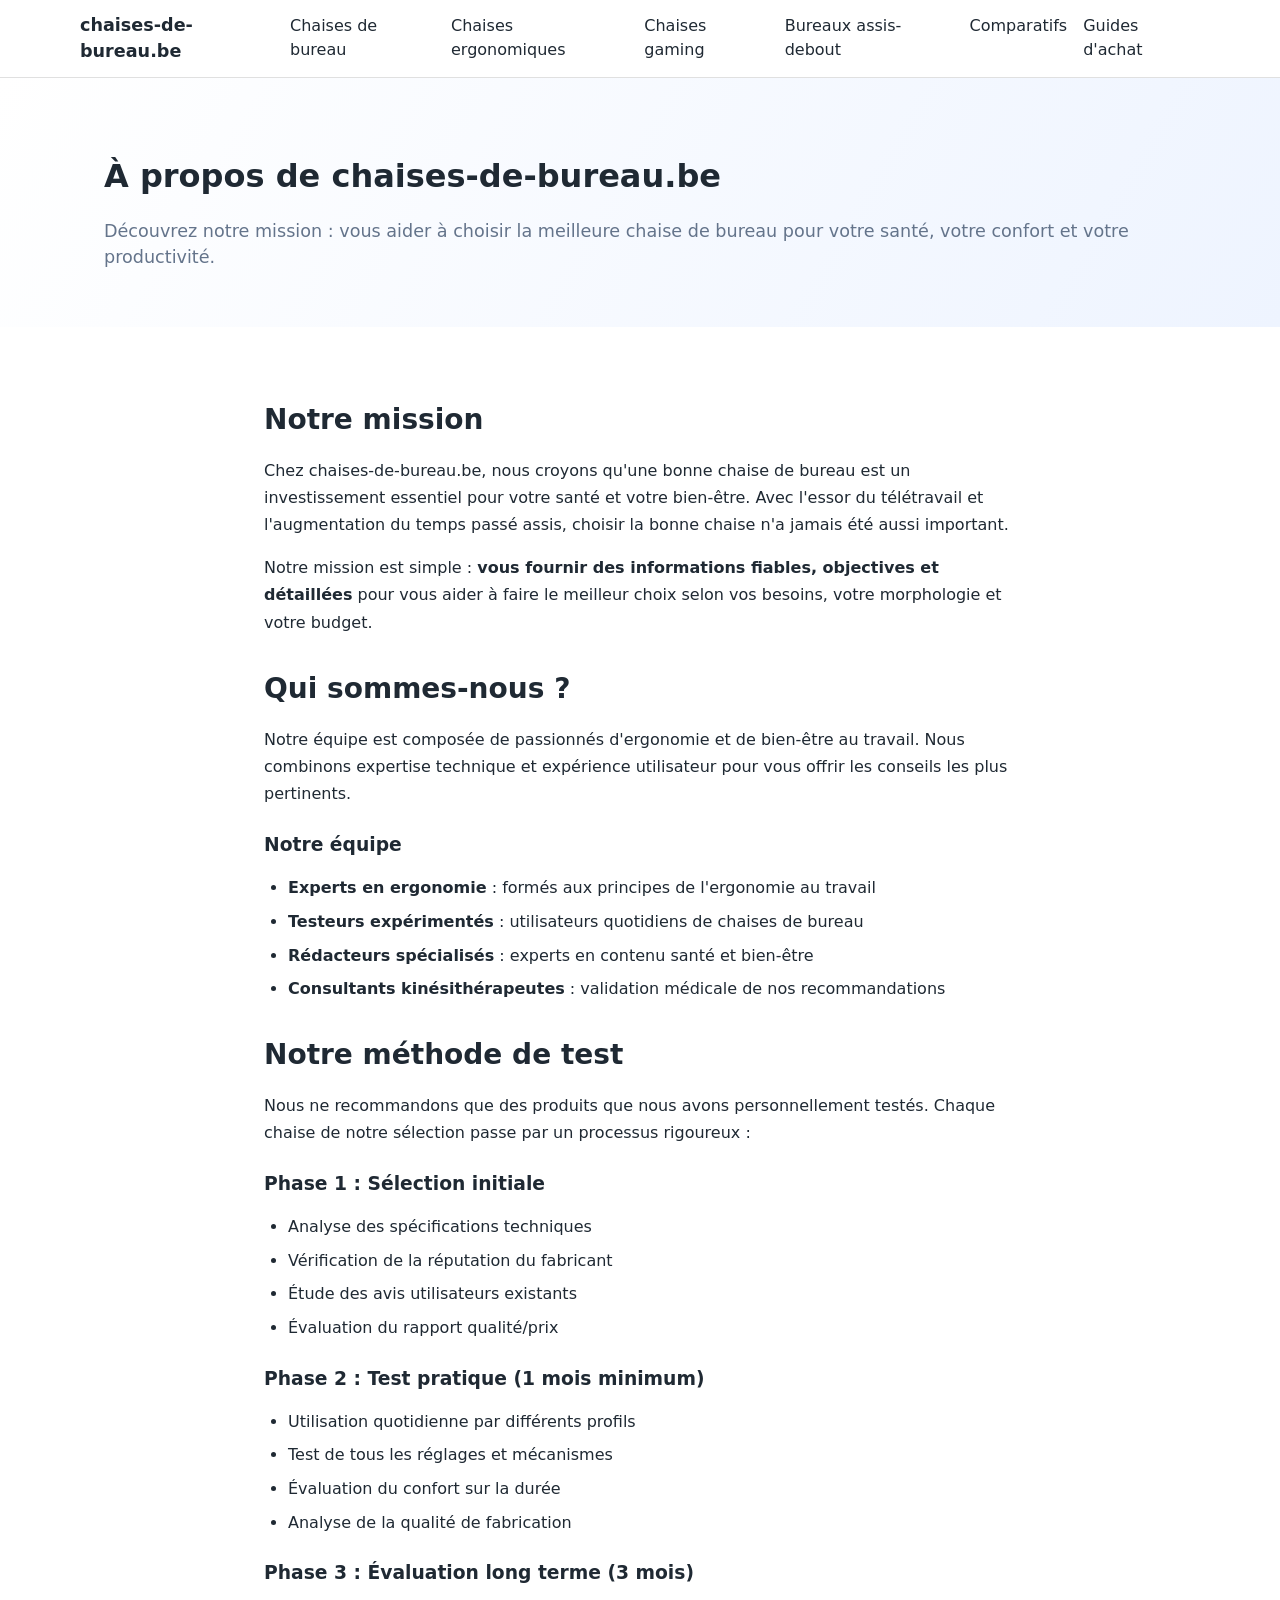
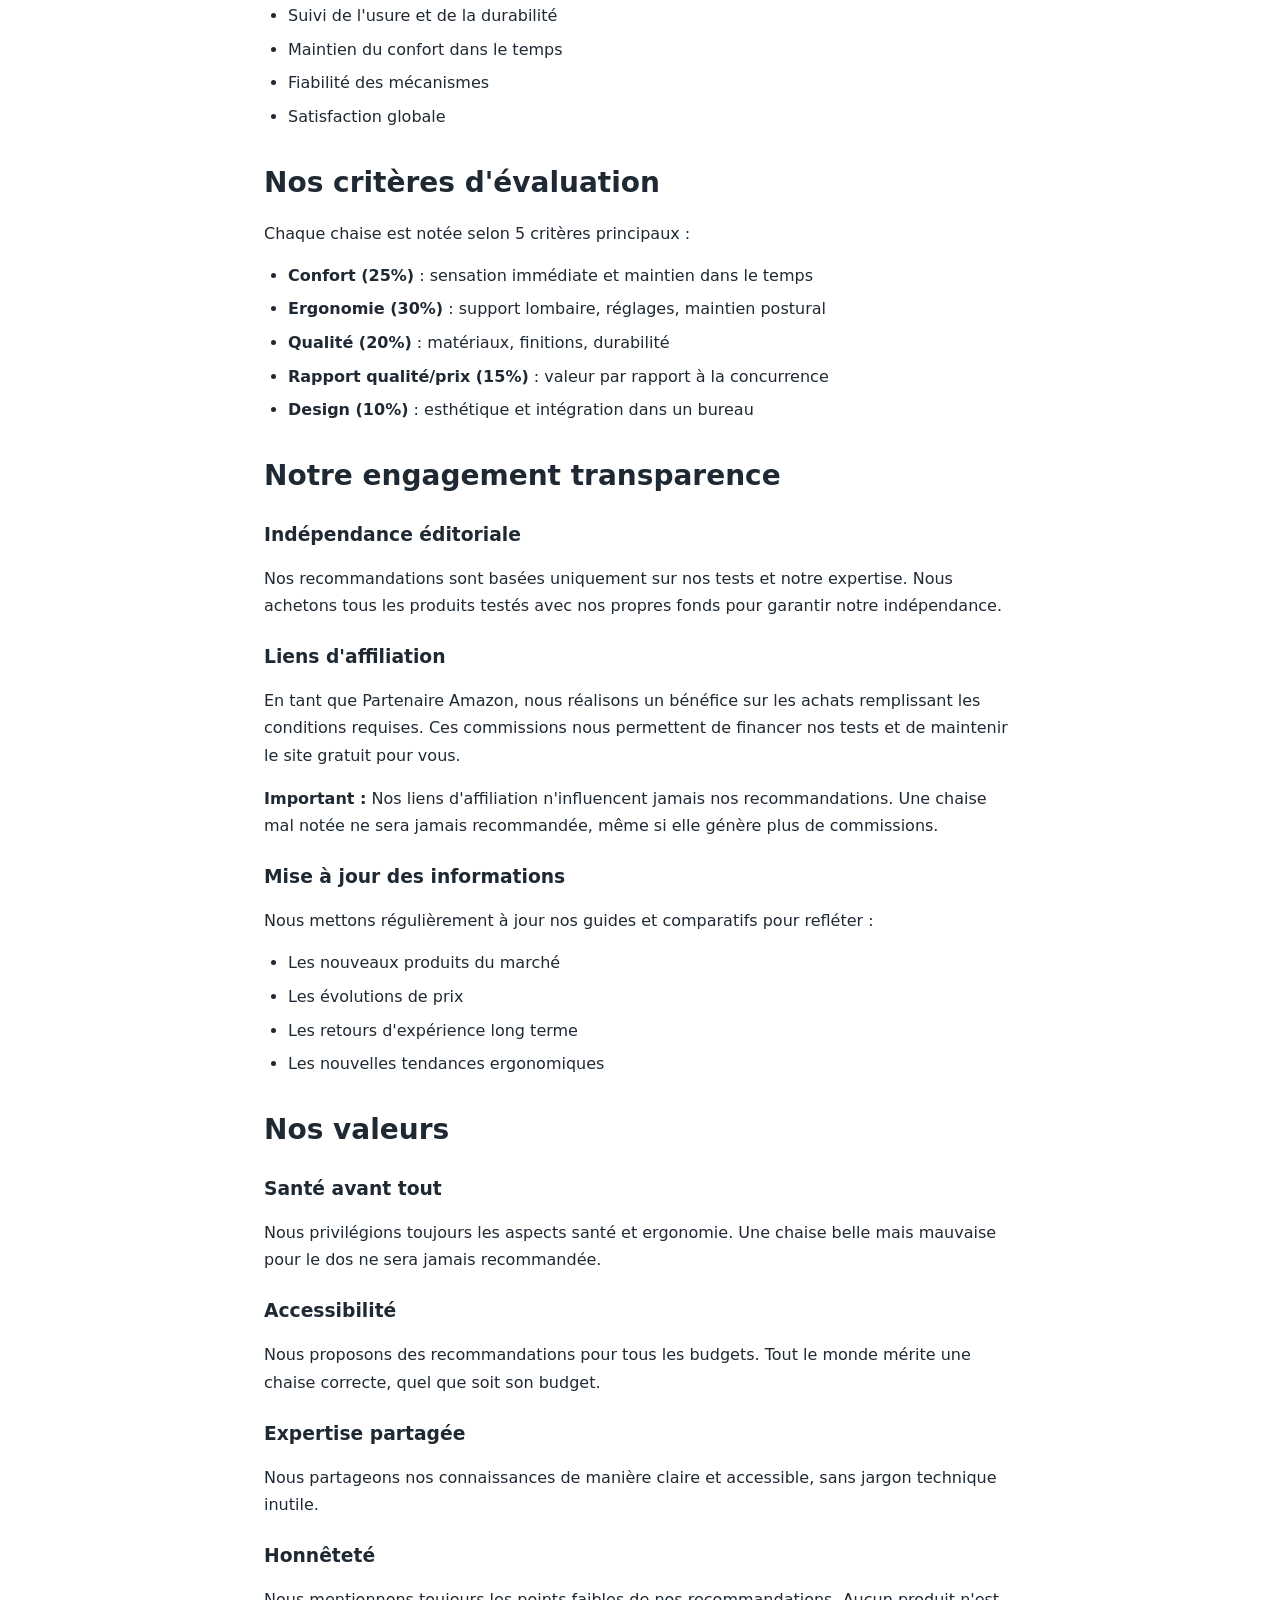
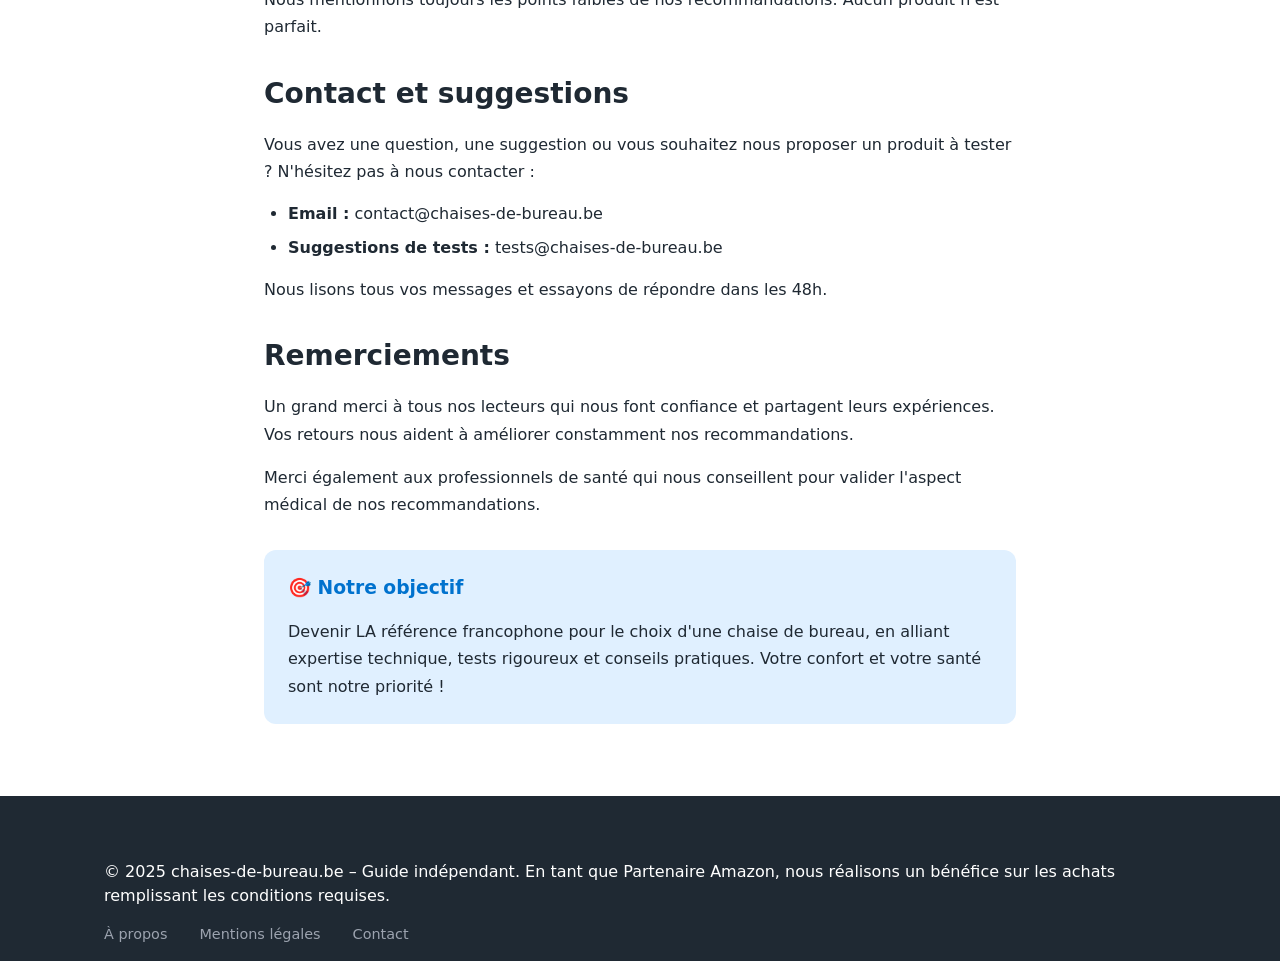
<file: a-propos.html>
<!DOCTYPE html>
<html lang="fr">
<head>
  <meta charset="UTF-8">
  <title>À propos de chaises-de-bureau.be | Notre équipe et mission</title>
  <meta name="description" content="Découvrez l'équipe de chaises-de-bureau.be : notre mission, notre méthode de test et notre engagement pour vous aider à choisir la meilleure chaise de bureau.">
  <meta name="viewport" content="width=device-width, initial-scale=1.0">
  <meta name="robots" content="index, follow">
  <link rel="canonical" href="https://chaises-de-bureau.be/a-propos.html">
  
  <link rel="stylesheet" href="/assets/css/styles.css">
</head>
<body>
  <header class="header">
    <div class="container header__inner">
      <a href="/" class="logo">chaises-de-bureau.be</a>
      <nav class="nav">
        <button class="nav__toggle" aria-expanded="false" aria-controls="nav-menu">
          ☰
        </button>
        <ul class="nav__list" id="nav-menu">
          <li><a href="chaises-de-bureau.html">Chaises de bureau</a></li>
          <li><a href="chaises-ergonomiques.html">Chaises ergonomiques</a></li>
          <li><a href="chaises-gaming.html">Chaises gaming</a></li>
          <li><a href="bureaux-assis-debout.html">Bureaux assis-debout</a></li>
          <li><a href="comparatifs.html">Comparatifs</a></li>
          <li><a href="guides-achat.html">Guides d'achat</a></li>
        </ul>
      </nav>
    </div>
  </header>

  <main class="main">
    <!-- Hero -->
    <section class="hero">
      <div class="container hero__inner">
        <div class="hero__content">
          <h1>À propos de chaises-de-bureau.be</h1>
          <p>Découvrez notre mission : vous aider à choisir la meilleure chaise de bureau pour votre santé, votre confort et votre productivité.</p>
        </div>
      </div>
    </section>

    <!-- Contenu principal -->
    <section class="section section--content">
      <div class="container content">
        
        <h2>Notre mission</h2>
        
        <p>Chez chaises-de-bureau.be, nous croyons qu'une bonne chaise de bureau est un investissement essentiel pour votre santé et votre bien-être. Avec l'essor du télétravail et l'augmentation du temps passé assis, choisir la bonne chaise n'a jamais été aussi important.</p>
        
        <p>Notre mission est simple : <strong>vous fournir des informations fiables, objectives et détaillées</strong> pour vous aider à faire le meilleur choix selon vos besoins, votre morphologie et votre budget.</p>
        
        <h2>Qui sommes-nous ?</h2>
        
        <p>Notre équipe est composée de passionnés d'ergonomie et de bien-être au travail. Nous combinons expertise technique et expérience utilisateur pour vous offrir les conseils les plus pertinents.</p>
        
        <h3>Notre équipe</h3>
        <ul>
          <li><strong>Experts en ergonomie</strong> : formés aux principes de l'ergonomie au travail</li>
          <li><strong>Testeurs expérimentés</strong> : utilisateurs quotidiens de chaises de bureau</li>
          <li><strong>Rédacteurs spécialisés</strong> : experts en contenu santé et bien-être</li>
          <li><strong>Consultants kinésithérapeutes</strong> : validation médicale de nos recommandations</li>
        </ul>
        
        <h2>Notre méthode de test</h2>
        
        <p>Nous ne recommandons que des produits que nous avons personnellement testés. Chaque chaise de notre sélection passe par un processus rigoureux :</p>
        
        <h3>Phase 1 : Sélection initiale</h3>
        <ul>
          <li>Analyse des spécifications techniques</li>
          <li>Vérification de la réputation du fabricant</li>
          <li>Étude des avis utilisateurs existants</li>
          <li>Évaluation du rapport qualité/prix</li>
        </ul>
        
        <h3>Phase 2 : Test pratique (1 mois minimum)</h3>
        <ul>
          <li>Utilisation quotidienne par différents profils</li>
          <li>Test de tous les réglages et mécanismes</li>
          <li>Évaluation du confort sur la durée</li>
          <li>Analyse de la qualité de fabrication</li>
        </ul>
        
        <h3>Phase 3 : Évaluation long terme (3 mois)</h3>
        <ul>
          <li>Suivi de l'usure et de la durabilité</li>
          <li>Maintien du confort dans le temps</li>
          <li>Fiabilité des mécanismes</li>
          <li>Satisfaction globale</li>
        </ul>
        
        <h2>Nos critères d'évaluation</h2>
        
        <p>Chaque chaise est notée selon 5 critères principaux :</p>
        
        <ul>
          <li><strong>Confort (25%)</strong> : sensation immédiate et maintien dans le temps</li>
          <li><strong>Ergonomie (30%)</strong> : support lombaire, réglages, maintien postural</li>
          <li><strong>Qualité (20%)</strong> : matériaux, finitions, durabilité</li>
          <li><strong>Rapport qualité/prix (15%)</strong> : valeur par rapport à la concurrence</li>
          <li><strong>Design (10%)</strong> : esthétique et intégration dans un bureau</li>
        </ul>
        
        <h2>Notre engagement transparence</h2>
        
        <h3>Indépendance éditoriale</h3>
        <p>Nos recommandations sont basées uniquement sur nos tests et notre expertise. Nous achetons tous les produits testés avec nos propres fonds pour garantir notre indépendance.</p>
        
        <h3>Liens d'affiliation</h3>
        <p>En tant que Partenaire Amazon, nous réalisons un bénéfice sur les achats remplissant les conditions requises. Ces commissions nous permettent de financer nos tests et de maintenir le site gratuit pour vous.</p>
        
        <p><strong>Important :</strong> Nos liens d'affiliation n'influencent jamais nos recommandations. Une chaise mal notée ne sera jamais recommandée, même si elle génère plus de commissions.</p>
        
        <h3>Mise à jour des informations</h3>
        <p>Nous mettons régulièrement à jour nos guides et comparatifs pour refléter :</p>
        <ul>
          <li>Les nouveaux produits du marché</li>
          <li>Les évolutions de prix</li>
          <li>Les retours d'expérience long terme</li>
          <li>Les nouvelles tendances ergonomiques</li>
        </ul>
        
        <h2>Nos valeurs</h2>
        
        <h3>Santé avant tout</h3>
        <p>Nous privilégions toujours les aspects santé et ergonomie. Une chaise belle mais mauvaise pour le dos ne sera jamais recommandée.</p>
        
        <h3>Accessibilité</h3>
        <p>Nous proposons des recommandations pour tous les budgets. Tout le monde mérite une chaise correcte, quel que soit son budget.</p>
        
        <h3>Expertise partagée</h3>
        <p>Nous partageons nos connaissances de manière claire et accessible, sans jargon technique inutile.</p>
        
        <h3>Honnêteté</h3>
        <p>Nous mentionnons toujours les points faibles de nos recommandations. Aucun produit n'est parfait.</p>
        
        <h2>Contact et suggestions</h2>
        
        <p>Vous avez une question, une suggestion ou vous souhaitez nous proposer un produit à tester ? N'hésitez pas à nous contacter :</p>
        
        <ul>
          <li><strong>Email :</strong> contact@chaises-de-bureau.be</li>
          <li><strong>Suggestions de tests :</strong> tests@chaises-de-bureau.be</li>
        </ul>
        
        <p>Nous lisons tous vos messages et essayons de répondre dans les 48h.</p>
        
        <h2>Remerciements</h2>
        
        <p>Un grand merci à tous nos lecteurs qui nous font confiance et partagent leurs expériences. Vos retours nous aident à améliorer constamment nos recommandations.</p>
        
        <p>Merci également aux professionnels de santé qui nous conseillent pour valider l'aspect médical de nos recommandations.</p>
        
        <div style="background: var(--accent-soft); padding: 1.5rem; border-radius: var(--radius); margin: 2rem 0;">
          <h3 style="margin-top: 0; color: var(--accent);">🎯 Notre objectif</h3>
          <p style="margin-bottom: 0;">Devenir LA référence francophone pour le choix d'une chaise de bureau, en alliant expertise technique, tests rigoureux et conseils pratiques. Votre confort et votre santé sont notre priorité !</p>
        </div>
      </div>
    </section>
  </main>

  <footer class="footer">
    <div class="container footer__inner">
      <p>&copy; 2025 chaises-de-bureau.be – Guide indépendant. En tant que Partenaire Amazon, nous réalisons un bénéfice sur les achats remplissant les conditions requises.</p>
      <nav class="footer__nav">
        <a href="a-propos.html">À propos</a>
        <a href="mentions-legales.html">Mentions légales</a>
        <a href="#contact">Contact</a>
      </nav>
    </div>
  </footer>

  <script src="/assets/js/main.js"></script>
</body>
</html>
</file>
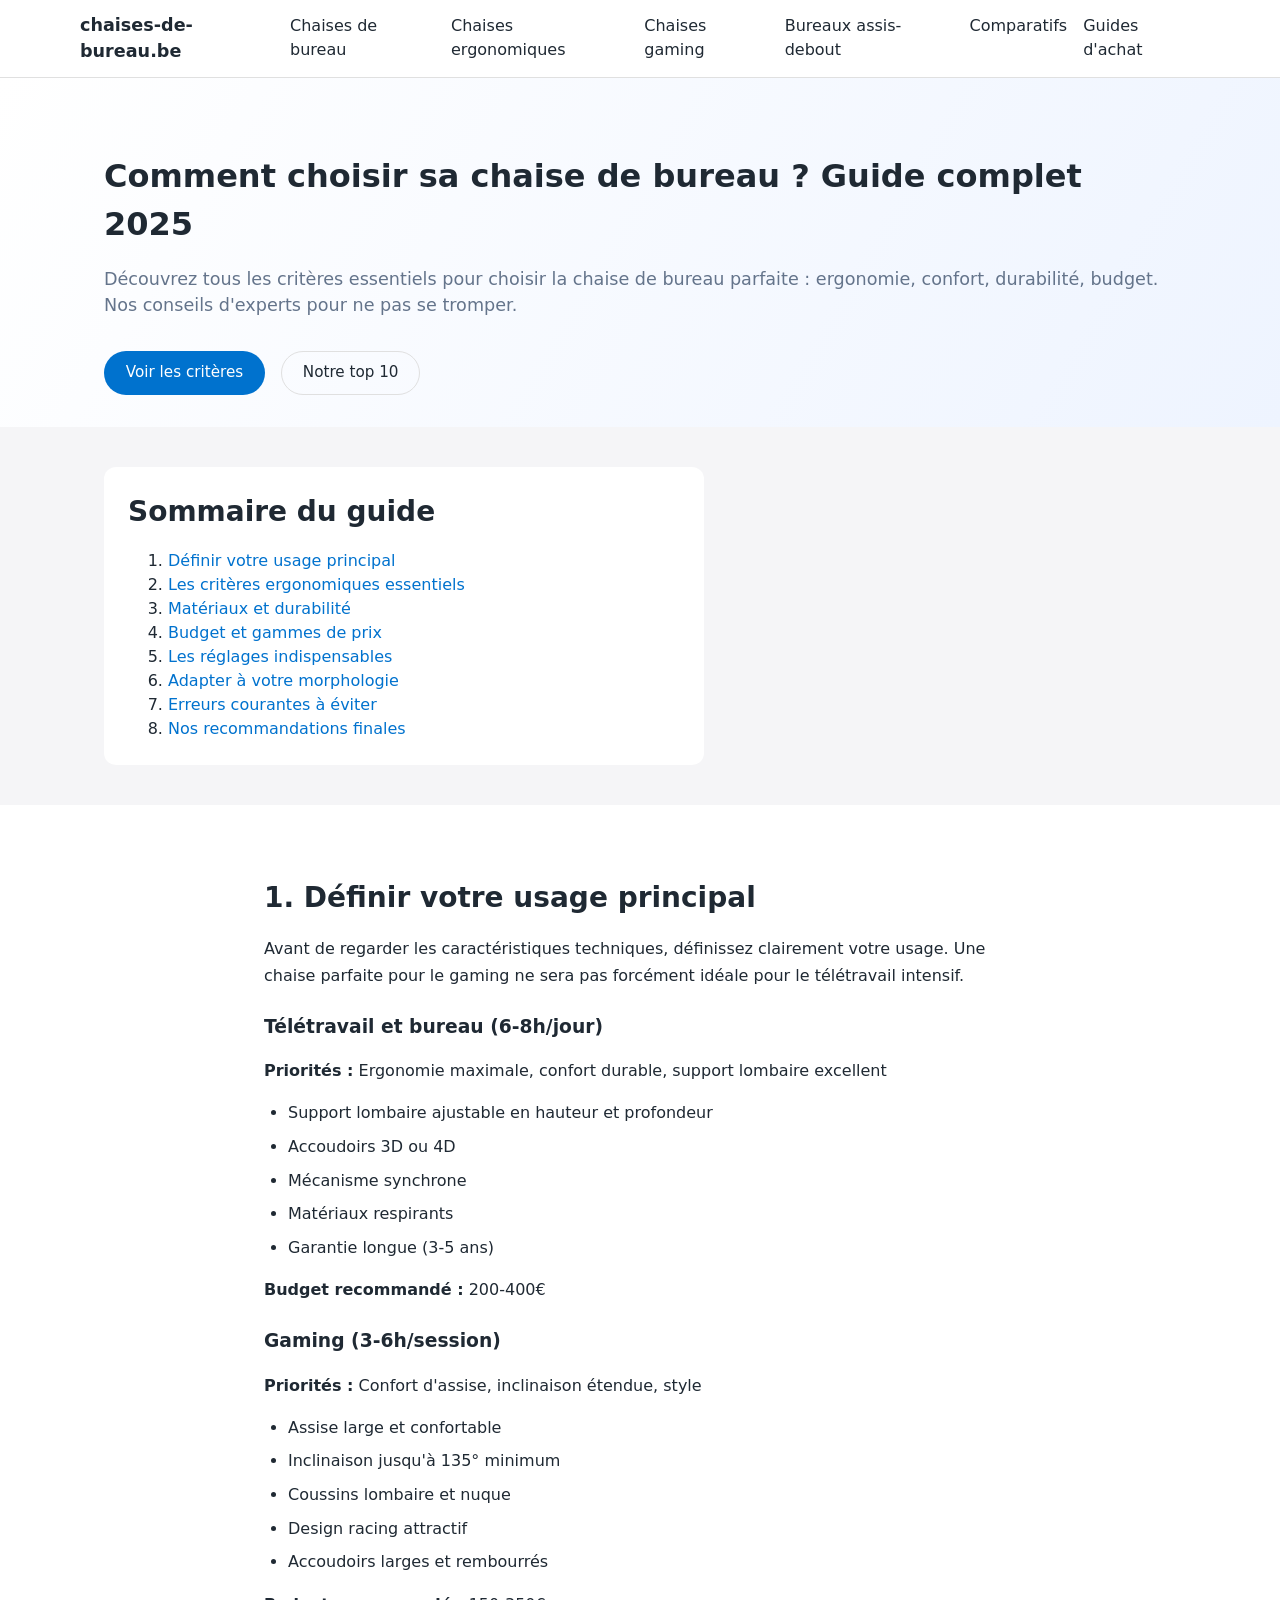
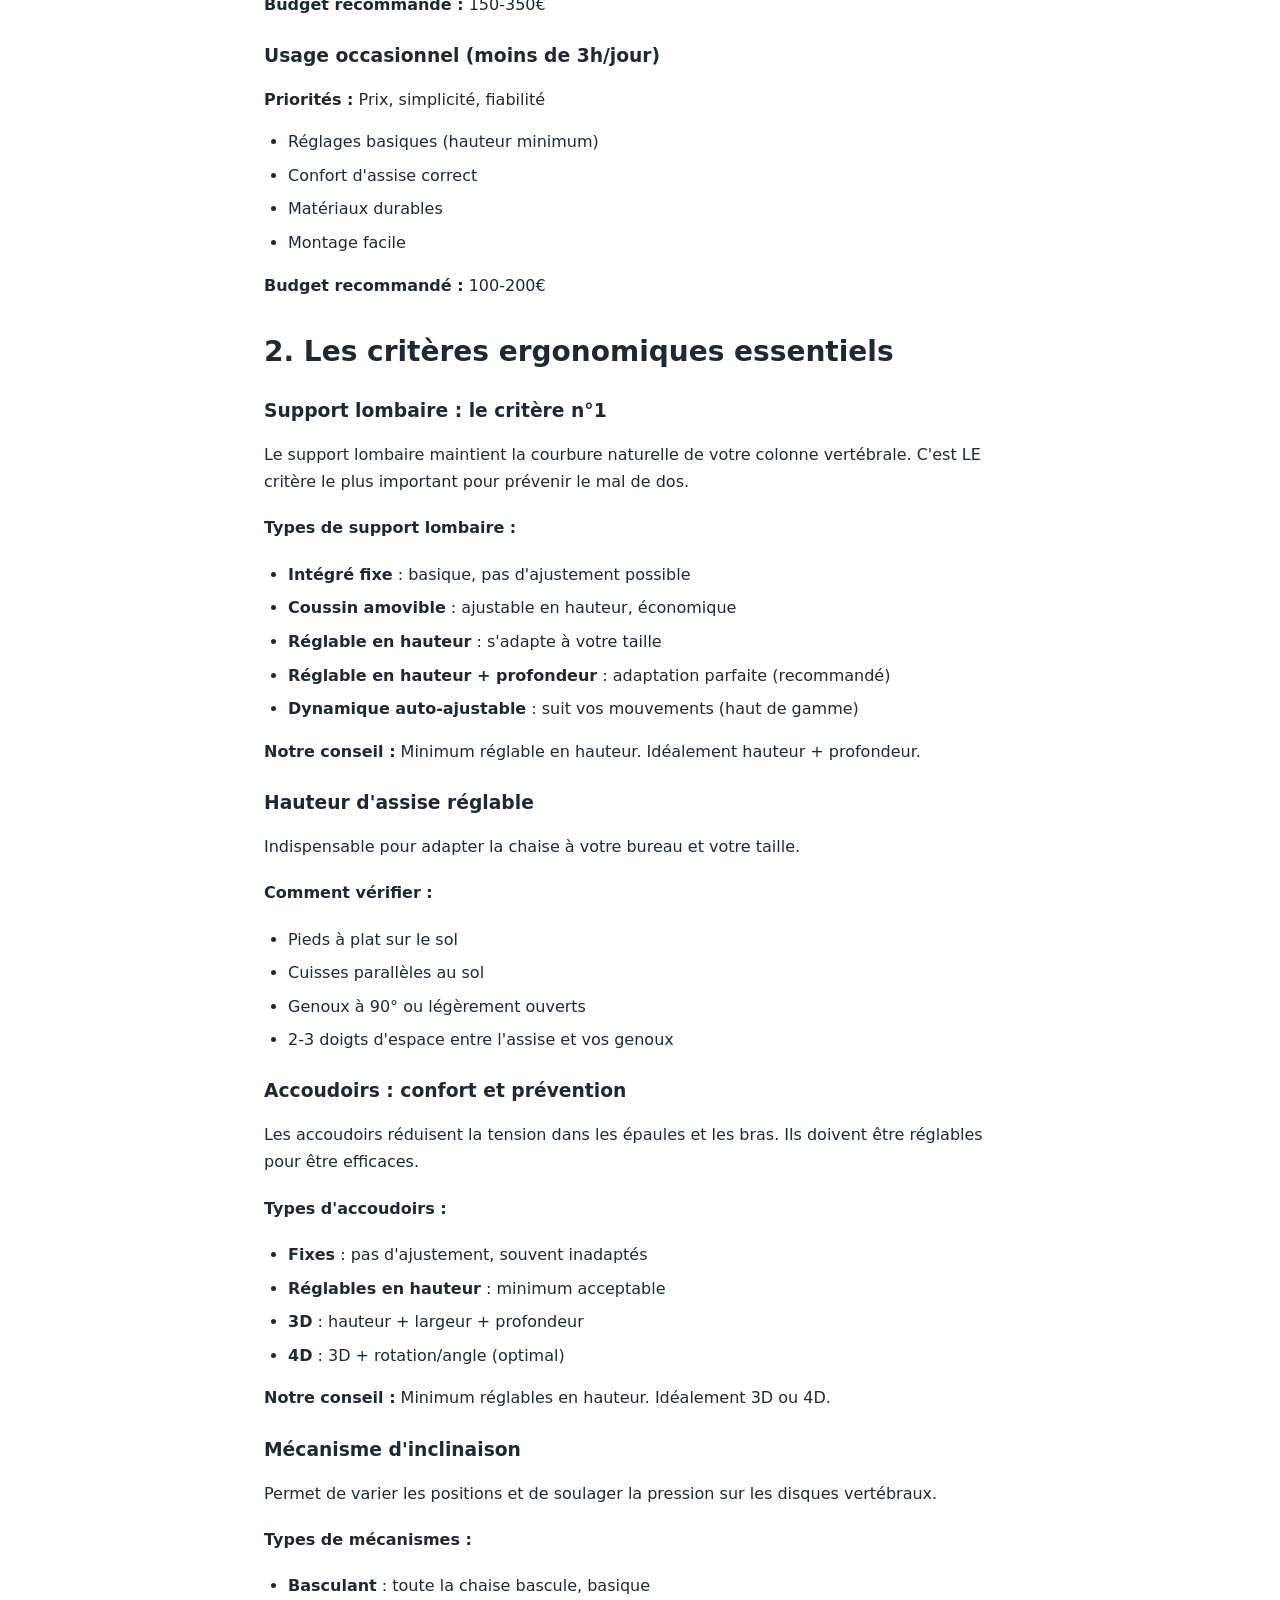
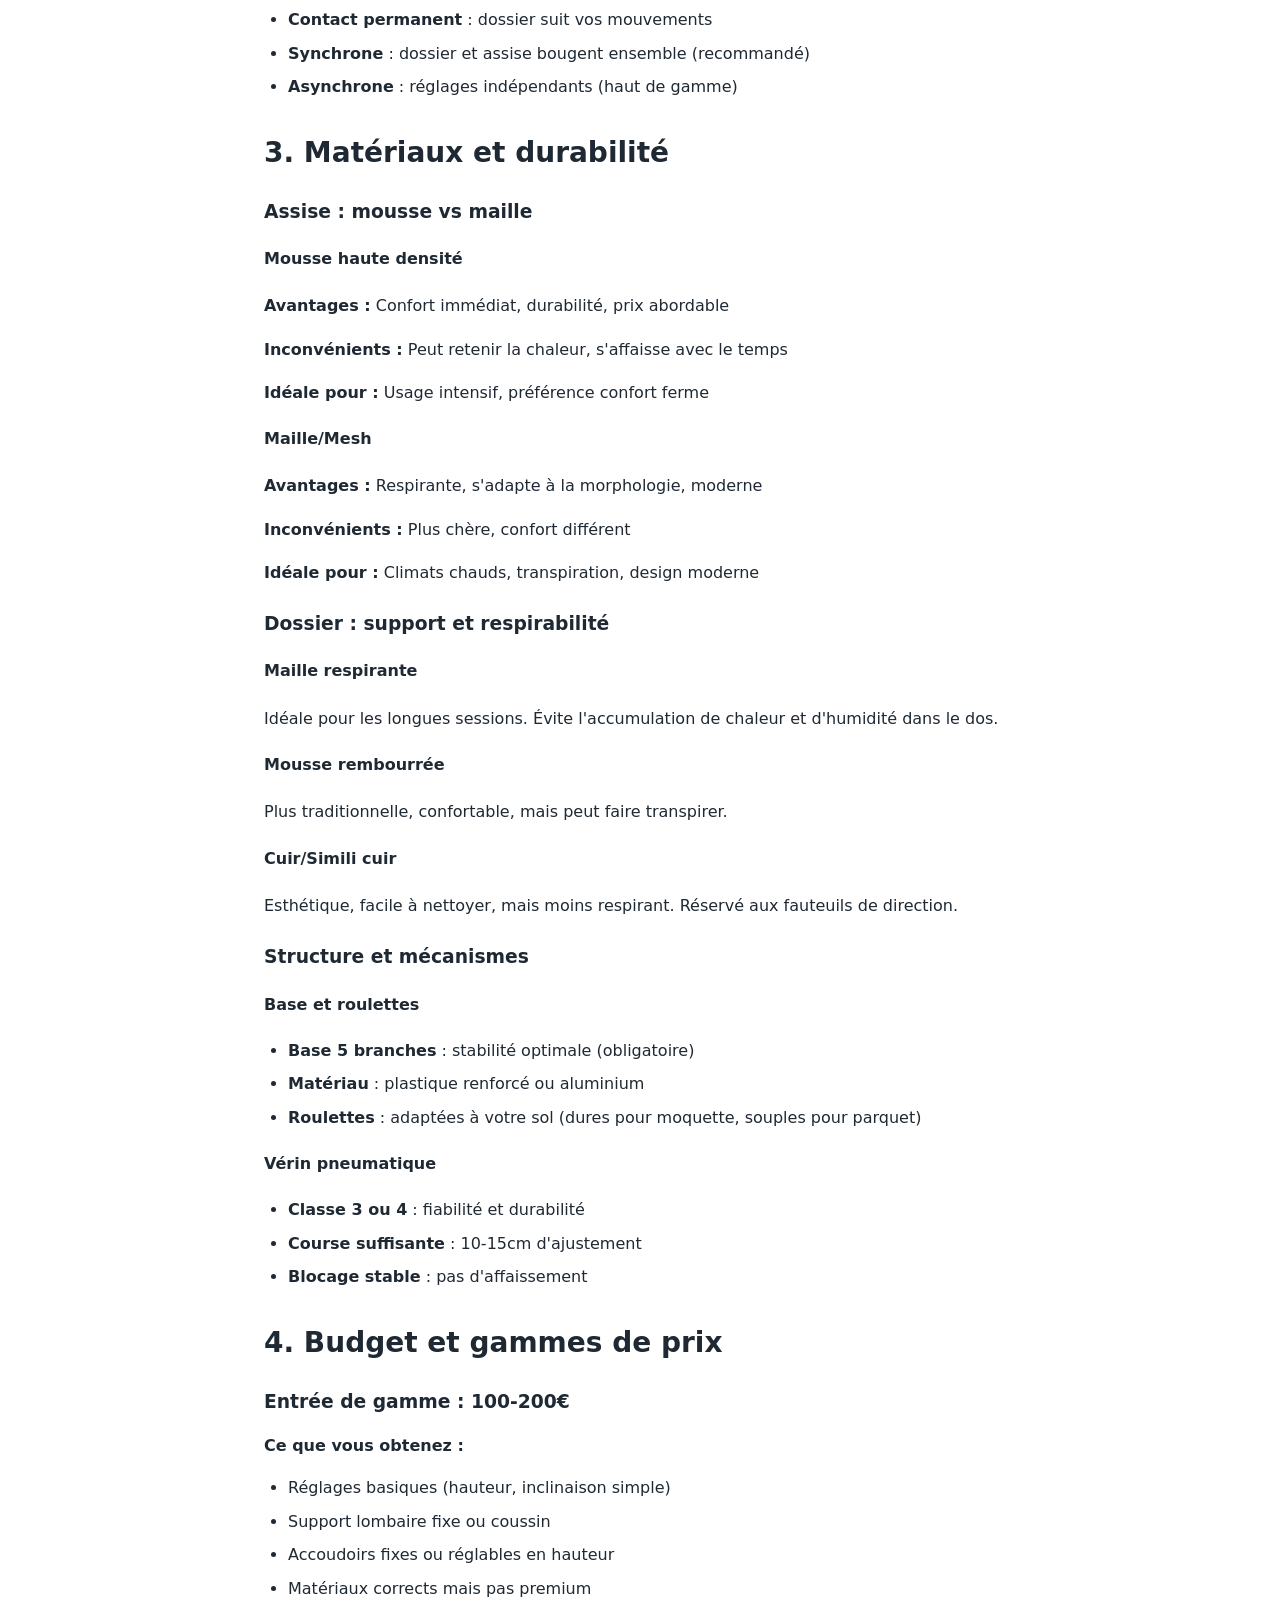
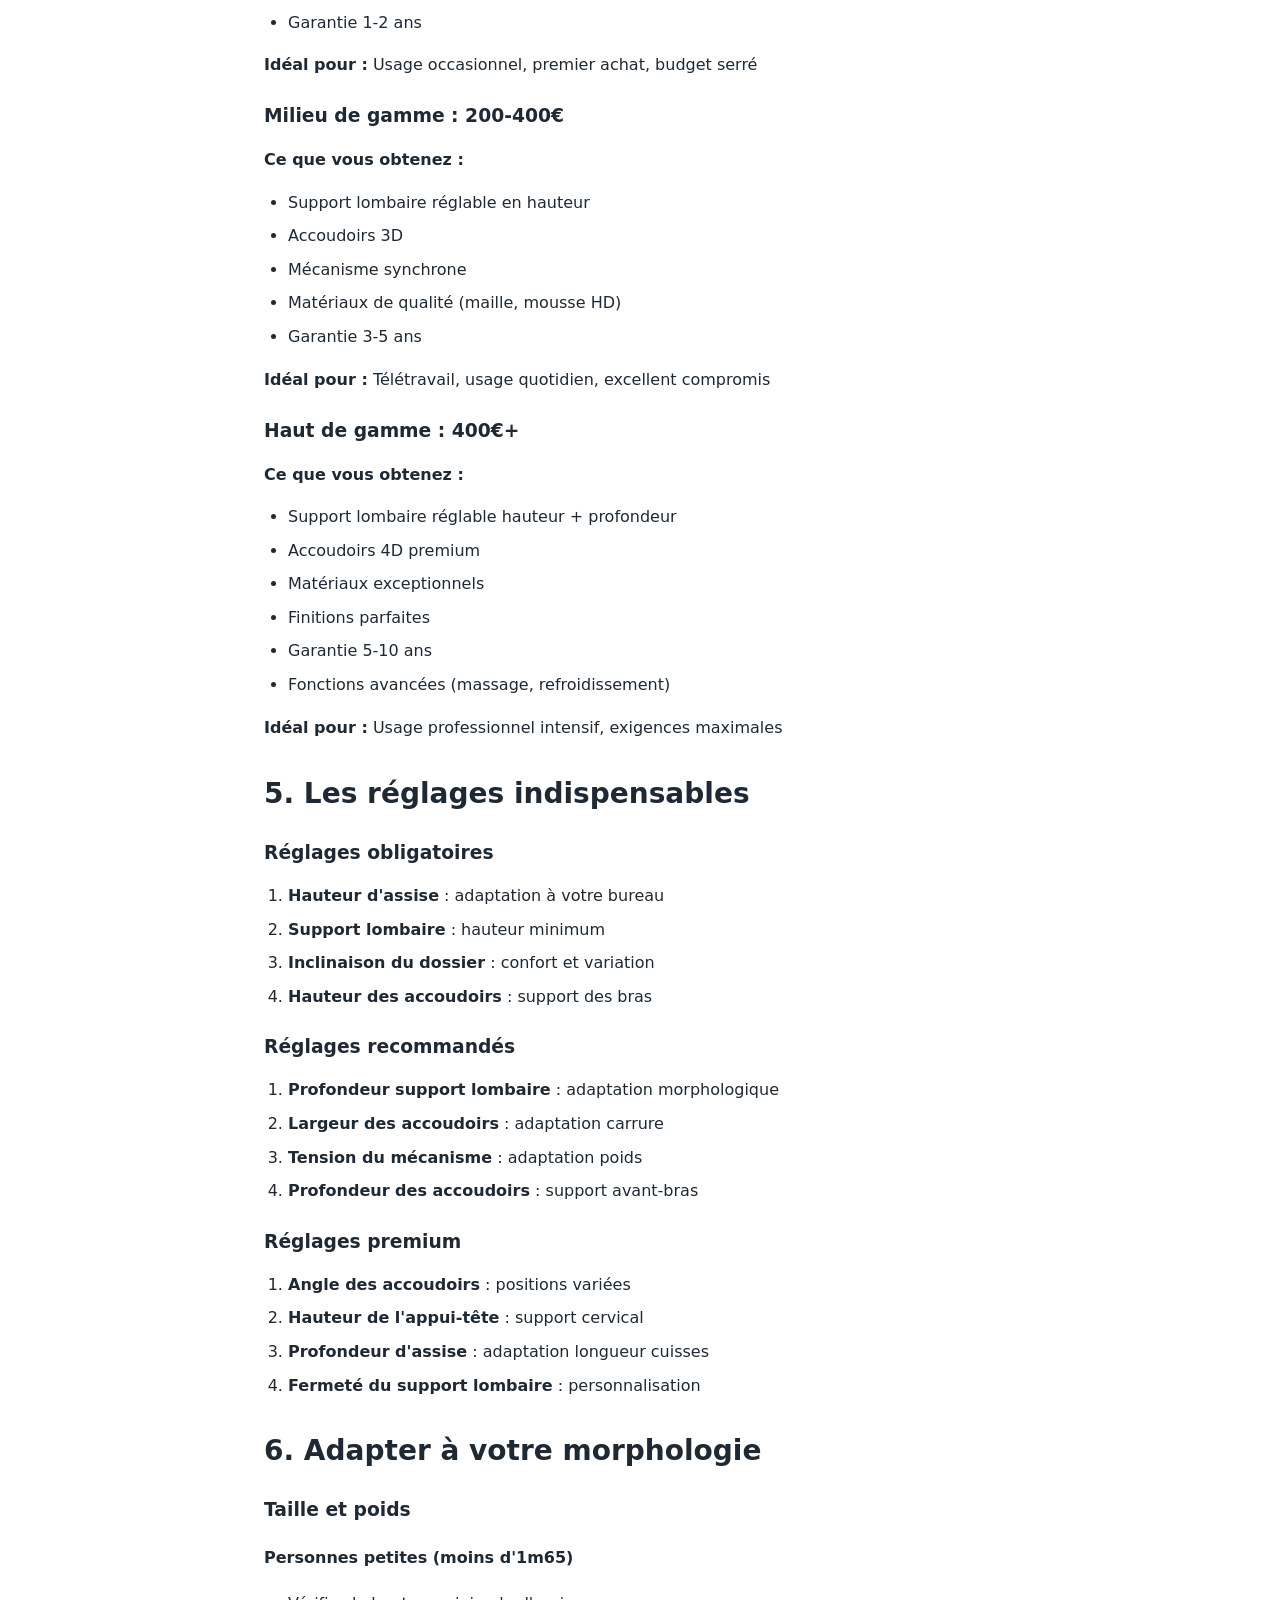
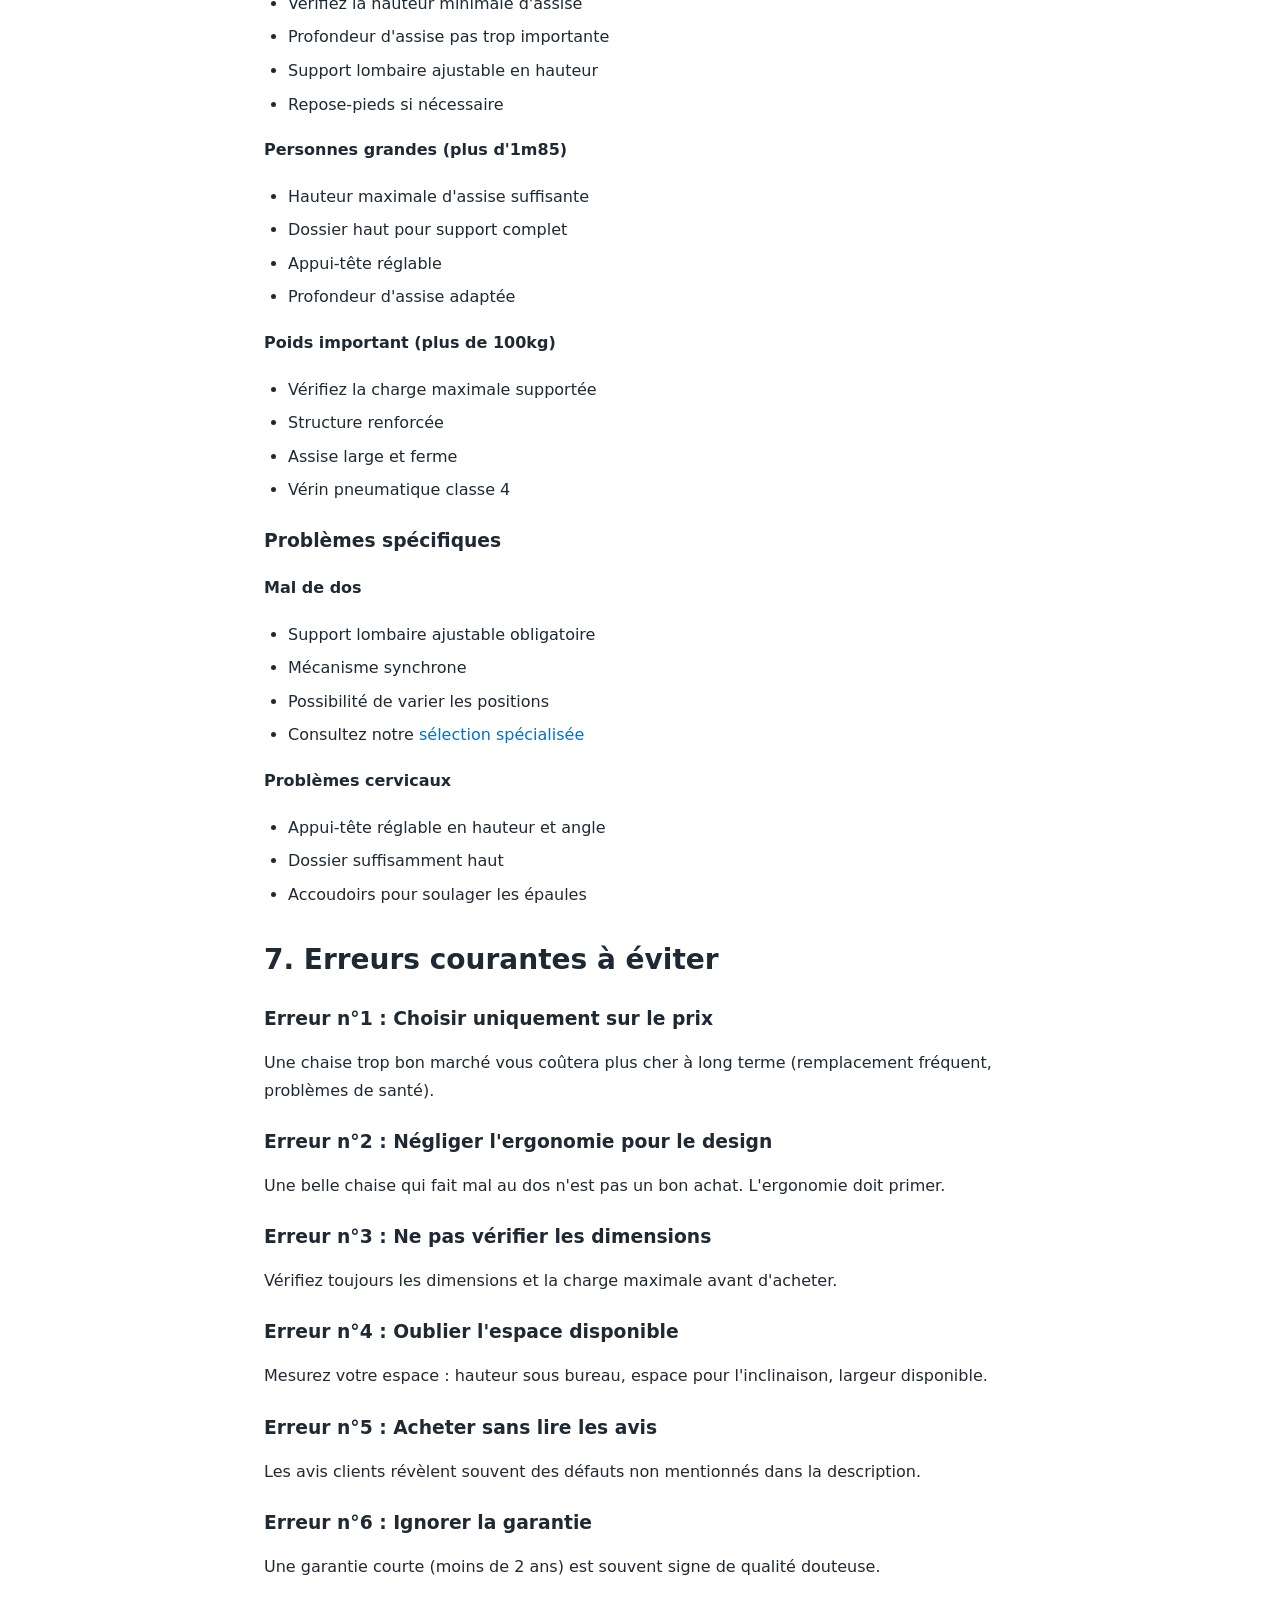
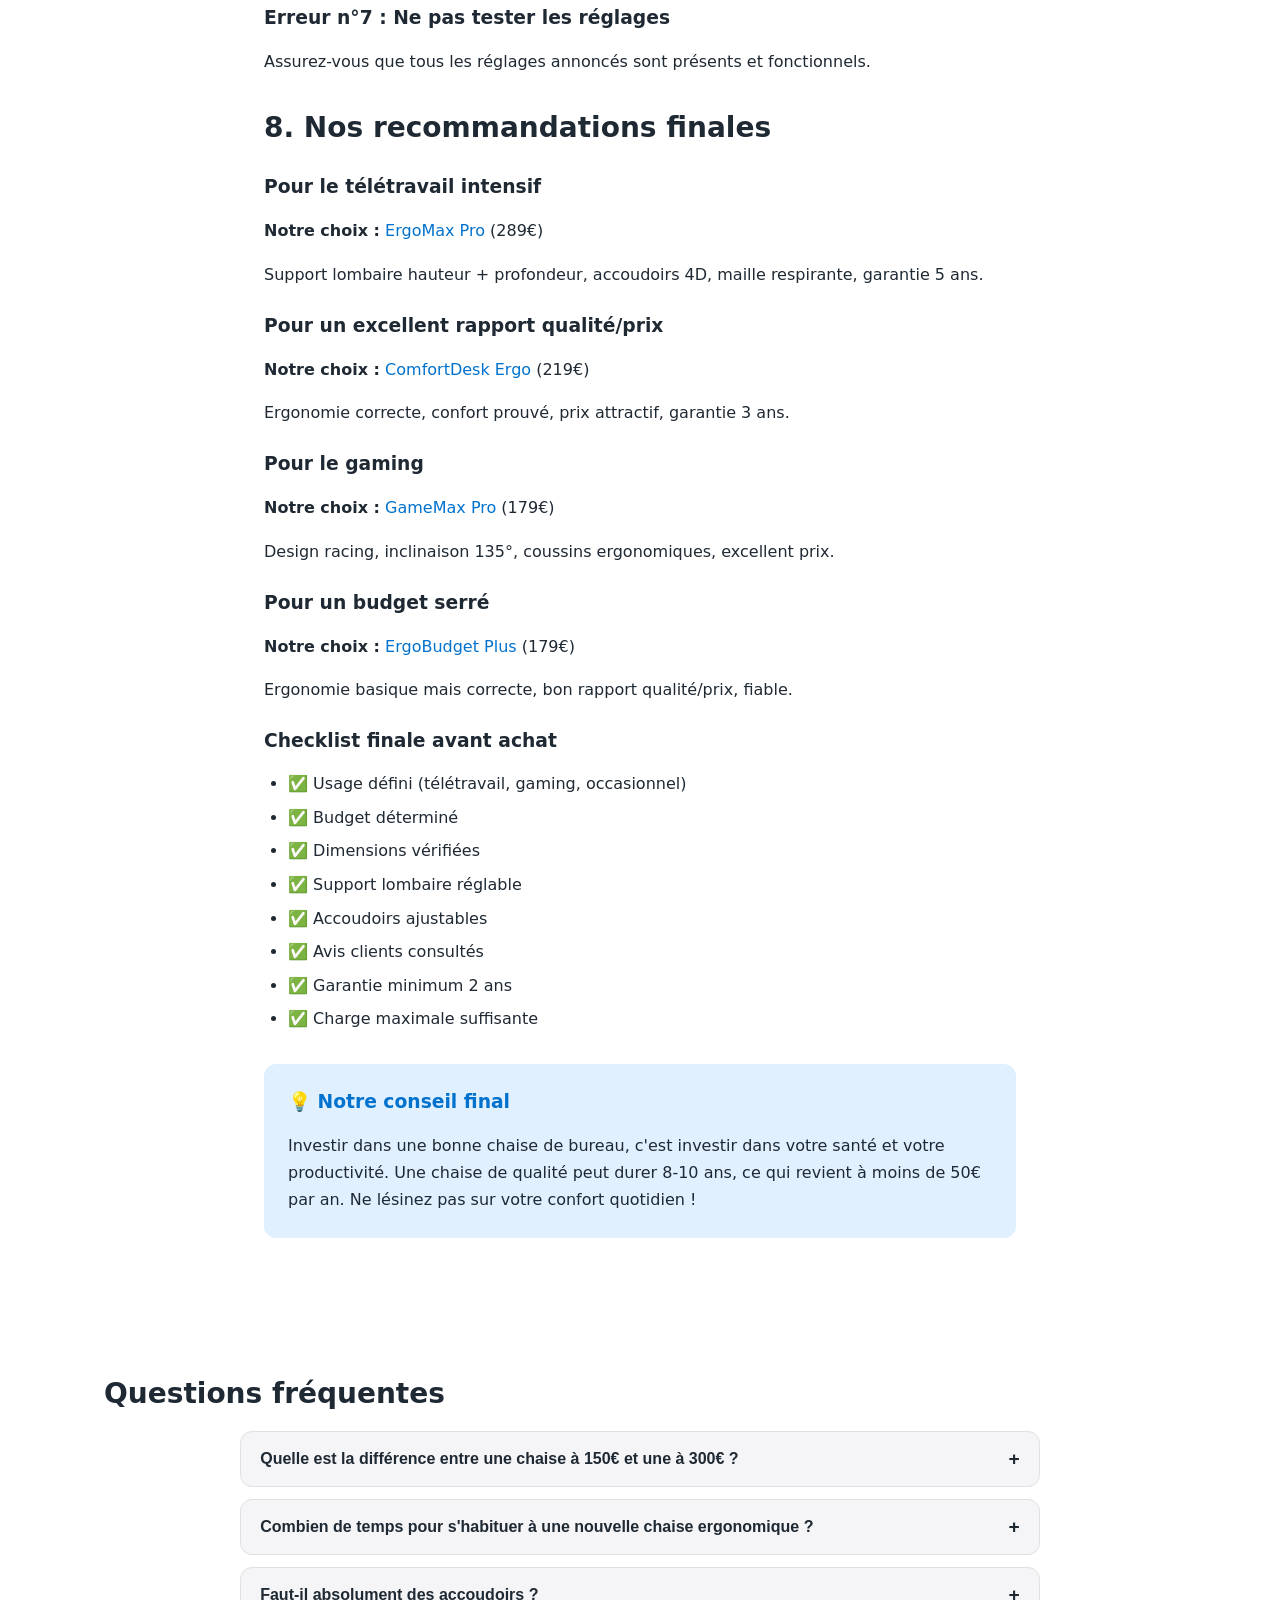
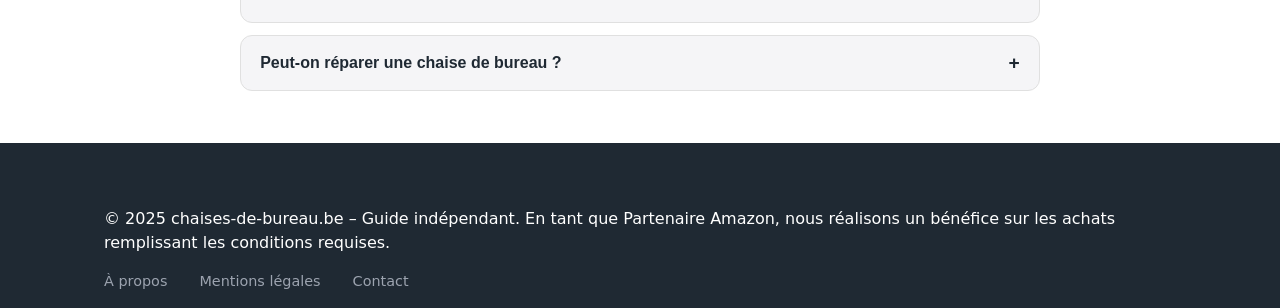
<file: comment-choisir-chaise-de-bureau.html>
<!DOCTYPE html>
<html lang="fr">
<head>
  <meta charset="UTF-8">
  <title>Comment choisir sa chaise de bureau ? Guide complet 2025 | chaises-de-bureau.be</title>
  <meta name="description" content="Guide complet pour choisir sa chaise de bureau : critères ergonomiques, réglages essentiels, matériaux, budget. Conseils d'experts pour faire le bon choix.">
  <meta name="viewport" content="width=device-width, initial-scale=1.0">
  <meta name="robots" content="index, follow">
  <link rel="canonical" href="https://chaises-de-bureau.be/comment-choisir-chaise-de-bureau.html">
  
  <link rel="stylesheet" href="/assets/css/styles.css">
  
  <!-- JSON-LD Schema -->
  <script type="application/ld+json">
  {
    "@context": "https://schema.org",
    "@type": "Article",
    "headline": "Comment choisir sa chaise de bureau ? Guide complet 2025",
    "description": "Guide complet pour choisir sa chaise de bureau : critères ergonomiques, réglages essentiels, matériaux, budget.",
    "author": {
      "@type": "Organization",
      "name": "chaises-de-bureau.be"
    },
    "publisher": {
      "@type": "Organization",
      "name": "chaises-de-bureau.be"
    },
    "datePublished": "2025-01-01",
    "dateModified": "2025-11-25"
  }
  </script>
</head>
<body>
  <header class="header">
    <div class="container header__inner">
      <a href="/" class="logo">chaises-de-bureau.be</a>
      <nav class="nav">
        <button class="nav__toggle" aria-expanded="false" aria-controls="nav-menu">
          ☰
        </button>
        <ul class="nav__list" id="nav-menu">
          <li><a href="chaises-de-bureau.html">Chaises de bureau</a></li>
          <li><a href="chaises-ergonomiques.html">Chaises ergonomiques</a></li>
          <li><a href="chaises-gaming.html">Chaises gaming</a></li>
          <li><a href="bureaux-assis-debout.html">Bureaux assis-debout</a></li>
          <li><a href="comparatifs.html">Comparatifs</a></li>
          <li><a href="guides-achat.html">Guides d'achat</a></li>
        </ul>
      </nav>
    </div>
  </header>

  <main class="main">
    <!-- Hero -->
    <section class="hero">
      <div class="container hero__inner">
        <div class="hero__content">
          <h1>Comment choisir sa chaise de bureau ? Guide complet 2025</h1>
          <p>Découvrez tous les critères essentiels pour choisir la chaise de bureau parfaite : ergonomie, confort, durabilité, budget. Nos conseils d'experts pour ne pas se tromper.</p>
          <div class="hero__actions">
            <a class="btn btn--primary" href="#criteres">Voir les critères</a>
            <a class="btn btn--ghost" href="meilleures-chaises-de-bureau.html">Notre top 10</a>
          </div>
        </div>
      </div>
    </section>

    <!-- Sommaire -->
    <section class="section">
      <div class="container">
        <div style="background: var(--bg-card); padding: 1.5rem; border-radius: var(--radius); max-width: 600px;">
          <h2 style="margin-top: 0;">Sommaire du guide</h2>
          <ol style="margin: 0;">
            <li><a href="#usage">Définir votre usage principal</a></li>
            <li><a href="#criteres">Les critères ergonomiques essentiels</a></li>
            <li><a href="#materiaux">Matériaux et durabilité</a></li>
            <li><a href="#budget">Budget et gammes de prix</a></li>
            <li><a href="#reglages">Les réglages indispensables</a></li>
            <li><a href="#morphologie">Adapter à votre morphologie</a></li>
            <li><a href="#erreurs">Erreurs courantes à éviter</a></li>
            <li><a href="#recommandations">Nos recommandations finales</a></li>
          </ol>
        </div>
      </div>
    </section>

    <!-- Contenu principal -->
    <section class="section section--content">
      <div class="container content">
        
        <h2 id="usage">1. Définir votre usage principal</h2>
        
        <p>Avant de regarder les caractéristiques techniques, définissez clairement votre usage. Une chaise parfaite pour le gaming ne sera pas forcément idéale pour le télétravail intensif.</p>
        
        <h3>Télétravail et bureau (6-8h/jour)</h3>
        <p><strong>Priorités :</strong> Ergonomie maximale, confort durable, support lombaire excellent</p>
        <ul>
          <li>Support lombaire ajustable en hauteur et profondeur</li>
          <li>Accoudoirs 3D ou 4D</li>
          <li>Mécanisme synchrone</li>
          <li>Matériaux respirants</li>
          <li>Garantie longue (3-5 ans)</li>
        </ul>
        <p><strong>Budget recommandé :</strong> 200-400€</p>
        
        <h3>Gaming (3-6h/session)</h3>
        <p><strong>Priorités :</strong> Confort d'assise, inclinaison étendue, style</p>
        <ul>
          <li>Assise large et confortable</li>
          <li>Inclinaison jusqu'à 135° minimum</li>
          <li>Coussins lombaire et nuque</li>
          <li>Design racing attractif</li>
          <li>Accoudoirs larges et rembourrés</li>
        </ul>
        <p><strong>Budget recommandé :</strong> 150-350€</p>
        
        <h3>Usage occasionnel (moins de 3h/jour)</h3>
        <p><strong>Priorités :</strong> Prix, simplicité, fiabilité</p>
        <ul>
          <li>Réglages basiques (hauteur minimum)</li>
          <li>Confort d'assise correct</li>
          <li>Matériaux durables</li>
          <li>Montage facile</li>
        </ul>
        <p><strong>Budget recommandé :</strong> 100-200€</p>
        
        <h2 id="criteres">2. Les critères ergonomiques essentiels</h2>
        
        <h3>Support lombaire : le critère n°1</h3>
        <p>Le support lombaire maintient la courbure naturelle de votre colonne vertébrale. C'est LE critère le plus important pour prévenir le mal de dos.</p>
        
        <h4>Types de support lombaire :</h4>
        <ul>
          <li><strong>Intégré fixe</strong> : basique, pas d'ajustement possible</li>
          <li><strong>Coussin amovible</strong> : ajustable en hauteur, économique</li>
          <li><strong>Réglable en hauteur</strong> : s'adapte à votre taille</li>
          <li><strong>Réglable en hauteur + profondeur</strong> : adaptation parfaite (recommandé)</li>
          <li><strong>Dynamique auto-ajustable</strong> : suit vos mouvements (haut de gamme)</li>
        </ul>
        
        <p><strong>Notre conseil :</strong> Minimum réglable en hauteur. Idéalement hauteur + profondeur.</p>
        
        <h3>Hauteur d'assise réglable</h3>
        <p>Indispensable pour adapter la chaise à votre bureau et votre taille.</p>
        
        <h4>Comment vérifier :</h4>
        <ul>
          <li>Pieds à plat sur le sol</li>
          <li>Cuisses parallèles au sol</li>
          <li>Genoux à 90° ou légèrement ouverts</li>
          <li>2-3 doigts d'espace entre l'assise et vos genoux</li>
        </ul>
        
        <h3>Accoudoirs : confort et prévention</h3>
        <p>Les accoudoirs réduisent la tension dans les épaules et les bras. Ils doivent être réglables pour être efficaces.</p>
        
        <h4>Types d'accoudoirs :</h4>
        <ul>
          <li><strong>Fixes</strong> : pas d'ajustement, souvent inadaptés</li>
          <li><strong>Réglables en hauteur</strong> : minimum acceptable</li>
          <li><strong>3D</strong> : hauteur + largeur + profondeur</li>
          <li><strong>4D</strong> : 3D + rotation/angle (optimal)</li>
        </ul>
        
        <p><strong>Notre conseil :</strong> Minimum réglables en hauteur. Idéalement 3D ou 4D.</p>
        
        <h3>Mécanisme d'inclinaison</h3>
        <p>Permet de varier les positions et de soulager la pression sur les disques vertébraux.</p>
        
        <h4>Types de mécanismes :</h4>
        <ul>
          <li><strong>Basculant</strong> : toute la chaise bascule, basique</li>
          <li><strong>Contact permanent</strong> : dossier suit vos mouvements</li>
          <li><strong>Synchrone</strong> : dossier et assise bougent ensemble (recommandé)</li>
          <li><strong>Asynchrone</strong> : réglages indépendants (haut de gamme)</li>
        </ul>
        
        <h2 id="materiaux">3. Matériaux et durabilité</h2>
        
        <h3>Assise : mousse vs maille</h3>
        
        <h4>Mousse haute densité</h4>
        <p><strong>Avantages :</strong> Confort immédiat, durabilité, prix abordable</p>
        <p><strong>Inconvénients :</strong> Peut retenir la chaleur, s'affaisse avec le temps</p>
        <p><strong>Idéale pour :</strong> Usage intensif, préférence confort ferme</p>
        
        <h4>Maille/Mesh</h4>
        <p><strong>Avantages :</strong> Respirante, s'adapte à la morphologie, moderne</p>
        <p><strong>Inconvénients :</strong> Plus chère, confort différent</p>
        <p><strong>Idéale pour :</strong> Climats chauds, transpiration, design moderne</p>
        
        <h3>Dossier : support et respirabilité</h3>
        
        <h4>Maille respirante</h4>
        <p>Idéale pour les longues sessions. Évite l'accumulation de chaleur et d'humidité dans le dos.</p>
        
        <h4>Mousse rembourrée</h4>
        <p>Plus traditionnelle, confortable, mais peut faire transpirer.</p>
        
        <h4>Cuir/Simili cuir</h4>
        <p>Esthétique, facile à nettoyer, mais moins respirant. Réservé aux fauteuils de direction.</p>
        
        <h3>Structure et mécanismes</h3>
        
        <h4>Base et roulettes</h4>
        <ul>
          <li><strong>Base 5 branches</strong> : stabilité optimale (obligatoire)</li>
          <li><strong>Matériau</strong> : plastique renforcé ou aluminium</li>
          <li><strong>Roulettes</strong> : adaptées à votre sol (dures pour moquette, souples pour parquet)</li>
        </ul>
        
        <h4>Vérin pneumatique</h4>
        <ul>
          <li><strong>Classe 3 ou 4</strong> : fiabilité et durabilité</li>
          <li><strong>Course suffisante</strong> : 10-15cm d'ajustement</li>
          <li><strong>Blocage stable</strong> : pas d'affaissement</li>
        </ul>
        
        <h2 id="budget">4. Budget et gammes de prix</h2>
        
        <h3>Entrée de gamme : 100-200€</h3>
        <p><strong>Ce que vous obtenez :</strong></p>
        <ul>
          <li>Réglages basiques (hauteur, inclinaison simple)</li>
          <li>Support lombaire fixe ou coussin</li>
          <li>Accoudoirs fixes ou réglables en hauteur</li>
          <li>Matériaux corrects mais pas premium</li>
          <li>Garantie 1-2 ans</li>
        </ul>
        <p><strong>Idéal pour :</strong> Usage occasionnel, premier achat, budget serré</p>
        
        <h3>Milieu de gamme : 200-400€</h3>
        <p><strong>Ce que vous obtenez :</strong></p>
        <ul>
          <li>Support lombaire réglable en hauteur</li>
          <li>Accoudoirs 3D</li>
          <li>Mécanisme synchrone</li>
          <li>Matériaux de qualité (maille, mousse HD)</li>
          <li>Garantie 3-5 ans</li>
        </ul>
        <p><strong>Idéal pour :</strong> Télétravail, usage quotidien, excellent compromis</p>
        
        <h3>Haut de gamme : 400€+</h3>
        <p><strong>Ce que vous obtenez :</strong></p>
        <ul>
          <li>Support lombaire réglable hauteur + profondeur</li>
          <li>Accoudoirs 4D premium</li>
          <li>Matériaux exceptionnels</li>
          <li>Finitions parfaites</li>
          <li>Garantie 5-10 ans</li>
          <li>Fonctions avancées (massage, refroidissement)</li>
        </ul>
        <p><strong>Idéal pour :</strong> Usage professionnel intensif, exigences maximales</p>
        
        <h2 id="reglages">5. Les réglages indispensables</h2>
        
        <h3>Réglages obligatoires</h3>
        <ol>
          <li><strong>Hauteur d'assise</strong> : adaptation à votre bureau</li>
          <li><strong>Support lombaire</strong> : hauteur minimum</li>
          <li><strong>Inclinaison du dossier</strong> : confort et variation</li>
          <li><strong>Hauteur des accoudoirs</strong> : support des bras</li>
        </ol>
        
        <h3>Réglages recommandés</h3>
        <ol>
          <li><strong>Profondeur support lombaire</strong> : adaptation morphologique</li>
          <li><strong>Largeur des accoudoirs</strong> : adaptation carrure</li>
          <li><strong>Tension du mécanisme</strong> : adaptation poids</li>
          <li><strong>Profondeur des accoudoirs</strong> : support avant-bras</li>
        </ol>
        
        <h3>Réglages premium</h3>
        <ol>
          <li><strong>Angle des accoudoirs</strong> : positions variées</li>
          <li><strong>Hauteur de l'appui-tête</strong> : support cervical</li>
          <li><strong>Profondeur d'assise</strong> : adaptation longueur cuisses</li>
          <li><strong>Fermeté du support lombaire</strong> : personnalisation</li>
        </ol>
        
        <h2 id="morphologie">6. Adapter à votre morphologie</h2>
        
        <h3>Taille et poids</h3>
        
        <h4>Personnes petites (moins d'1m65)</h4>
        <ul>
          <li>Vérifiez la hauteur minimale d'assise</li>
          <li>Profondeur d'assise pas trop importante</li>
          <li>Support lombaire ajustable en hauteur</li>
          <li>Repose-pieds si nécessaire</li>
        </ul>
        
        <h4>Personnes grandes (plus d'1m85)</h4>
        <ul>
          <li>Hauteur maximale d'assise suffisante</li>
          <li>Dossier haut pour support complet</li>
          <li>Appui-tête réglable</li>
          <li>Profondeur d'assise adaptée</li>
        </ul>
        
        <h4>Poids important (plus de 100kg)</h4>
        <ul>
          <li>Vérifiez la charge maximale supportée</li>
          <li>Structure renforcée</li>
          <li>Assise large et ferme</li>
          <li>Vérin pneumatique classe 4</li>
        </ul>
        
        <h3>Problèmes spécifiques</h3>
        
        <h4>Mal de dos</h4>
        <ul>
          <li>Support lombaire ajustable obligatoire</li>
          <li>Mécanisme synchrone</li>
          <li>Possibilité de varier les positions</li>
          <li>Consultez notre <a href="chaises-ergonomiques.html#mal-de-dos">sélection spécialisée</a></li>
        </ul>
        
        <h4>Problèmes cervicaux</h4>
        <ul>
          <li>Appui-tête réglable en hauteur et angle</li>
          <li>Dossier suffisamment haut</li>
          <li>Accoudoirs pour soulager les épaules</li>
        </ul>
        
        <h2 id="erreurs">7. Erreurs courantes à éviter</h2>
        
        <h3>Erreur n°1 : Choisir uniquement sur le prix</h3>
        <p>Une chaise trop bon marché vous coûtera plus cher à long terme (remplacement fréquent, problèmes de santé).</p>
        
        <h3>Erreur n°2 : Négliger l'ergonomie pour le design</h3>
        <p>Une belle chaise qui fait mal au dos n'est pas un bon achat. L'ergonomie doit primer.</p>
        
        <h3>Erreur n°3 : Ne pas vérifier les dimensions</h3>
        <p>Vérifiez toujours les dimensions et la charge maximale avant d'acheter.</p>
        
        <h3>Erreur n°4 : Oublier l'espace disponible</h3>
        <p>Mesurez votre espace : hauteur sous bureau, espace pour l'inclinaison, largeur disponible.</p>
        
        <h3>Erreur n°5 : Acheter sans lire les avis</h3>
        <p>Les avis clients révèlent souvent des défauts non mentionnés dans la description.</p>
        
        <h3>Erreur n°6 : Ignorer la garantie</h3>
        <p>Une garantie courte (moins de 2 ans) est souvent signe de qualité douteuse.</p>
        
        <h3>Erreur n°7 : Ne pas tester les réglages</h3>
        <p>Assurez-vous que tous les réglages annoncés sont présents et fonctionnels.</p>
        
        <h2 id="recommandations">8. Nos recommandations finales</h2>
        
        <h3>Pour le télétravail intensif</h3>
        <p><strong>Notre choix :</strong> <a href="/avis/ergomax-pro/">ErgoMax Pro</a> (289€)</p>
        <p>Support lombaire hauteur + profondeur, accoudoirs 4D, maille respirante, garantie 5 ans.</p>
        
        <h3>Pour un excellent rapport qualité/prix</h3>
        <p><strong>Notre choix :</strong> <a href="/avis/comfortdesk-ergo/">ComfortDesk Ergo</a> (219€)</p>
        <p>Ergonomie correcte, confort prouvé, prix attractif, garantie 3 ans.</p>
        
        <h3>Pour le gaming</h3>
        <p><strong>Notre choix :</strong> <a href="/avis/gamemax-pro/">GameMax Pro</a> (179€)</p>
        <p>Design racing, inclinaison 135°, coussins ergonomiques, excellent prix.</p>
        
        <h3>Pour un budget serré</h3>
        <p><strong>Notre choix :</strong> <a href="/avis/ergobudget-plus/">ErgoBudget Plus</a> (179€)</p>
        <p>Ergonomie basique mais correcte, bon rapport qualité/prix, fiable.</p>
        
        <h3>Checklist finale avant achat</h3>
        <ul>
          <li>✅ Usage défini (télétravail, gaming, occasionnel)</li>
          <li>✅ Budget déterminé</li>
          <li>✅ Dimensions vérifiées</li>
          <li>✅ Support lombaire réglable</li>
          <li>✅ Accoudoirs ajustables</li>
          <li>✅ Avis clients consultés</li>
          <li>✅ Garantie minimum 2 ans</li>
          <li>✅ Charge maximale suffisante</li>
        </ul>
        
        <div style="background: var(--accent-soft); padding: 1.5rem; border-radius: var(--radius); margin: 2rem 0;">
          <h3 style="margin-top: 0; color: var(--accent);">💡 Notre conseil final</h3>
          <p style="margin-bottom: 0;">Investir dans une bonne chaise de bureau, c'est investir dans votre santé et votre productivité. Une chaise de qualité peut durer 8-10 ans, ce qui revient à moins de 50€ par an. Ne lésinez pas sur votre confort quotidien !</p>
        </div>
      </div>
    </section>

    <!-- FAQ -->
    <section class="section section--faq">
      <div class="container">
        <h2>Questions fréquentes</h2>
        <div class="faq">
          <article class="faq__item">
            <button class="faq__question">Quelle est la différence entre une chaise à 150€ et une à 300€ ?</button>
            <div class="faq__answer">
              <p>Principalement la qualité des matériaux, le nombre de réglages et la durabilité. Une chaise à 300€ aura généralement un support lombaire plus ajustable, des accoudoirs 3D/4D, de meilleurs matériaux et une garantie plus longue. L'investissement se justifie pour un usage quotidien intensif.</p>
            </div>
          </article>
          
          <article class="faq__item">
            <button class="faq__question">Combien de temps pour s'habituer à une nouvelle chaise ergonomique ?</button>
            <div class="faq__answer">
              <p>Comptez 1 à 2 semaines d'adaptation. Une chaise ergonomique peut sembler inconfortable au début car elle corrige vos mauvaises habitudes posturales. Si l'inconfort persiste au-delà de 2 semaines, vérifiez les réglages ou consultez notre guide de réglage.</p>
            </div>
          </article>
          
          <article class="faq__item">
            <button class="faq__question">Faut-il absolument des accoudoirs ?</button>
            <div class="faq__answer">
              <p>Les accoudoirs sont fortement recommandés car ils réduisent la tension dans les épaules et les bras. Cependant, ils doivent être réglables pour être efficaces. Des accoudoirs mal ajustés peuvent créer plus de problèmes qu'ils n'en résolvent.</p>
            </div>
          </article>
          
          <article class="faq__item">
            <button class="faq__question">Peut-on réparer une chaise de bureau ?</button>
            <div class="faq__answer">
              <p>Oui, la plupart des éléments sont réparables : roulettes, vérin pneumatique, mécanismes. Cependant, le coût de réparation peut être élevé. C'est pourquoi il vaut mieux investir dans une chaise de qualité avec une bonne garantie dès le départ.</p>
            </div>
          </article>
        </div>
      </div>
    </section>
  </main>

  <footer class="footer">
    <div class="container footer__inner">
      <p>&copy; 2025 chaises-de-bureau.be – Guide indépendant. En tant que Partenaire Amazon, nous réalisons un bénéfice sur les achats remplissant les conditions requises.</p>
      <nav class="footer__nav">
        <a href="a-propos.html">À propos</a>
        <a href="mentions-legales.html">Mentions légales</a>
        <a href="#contact">Contact</a>
      </nav>
    </div>
  </footer>

  <script src="/assets/js/main.js"></script>
</body>
</html>
</file>
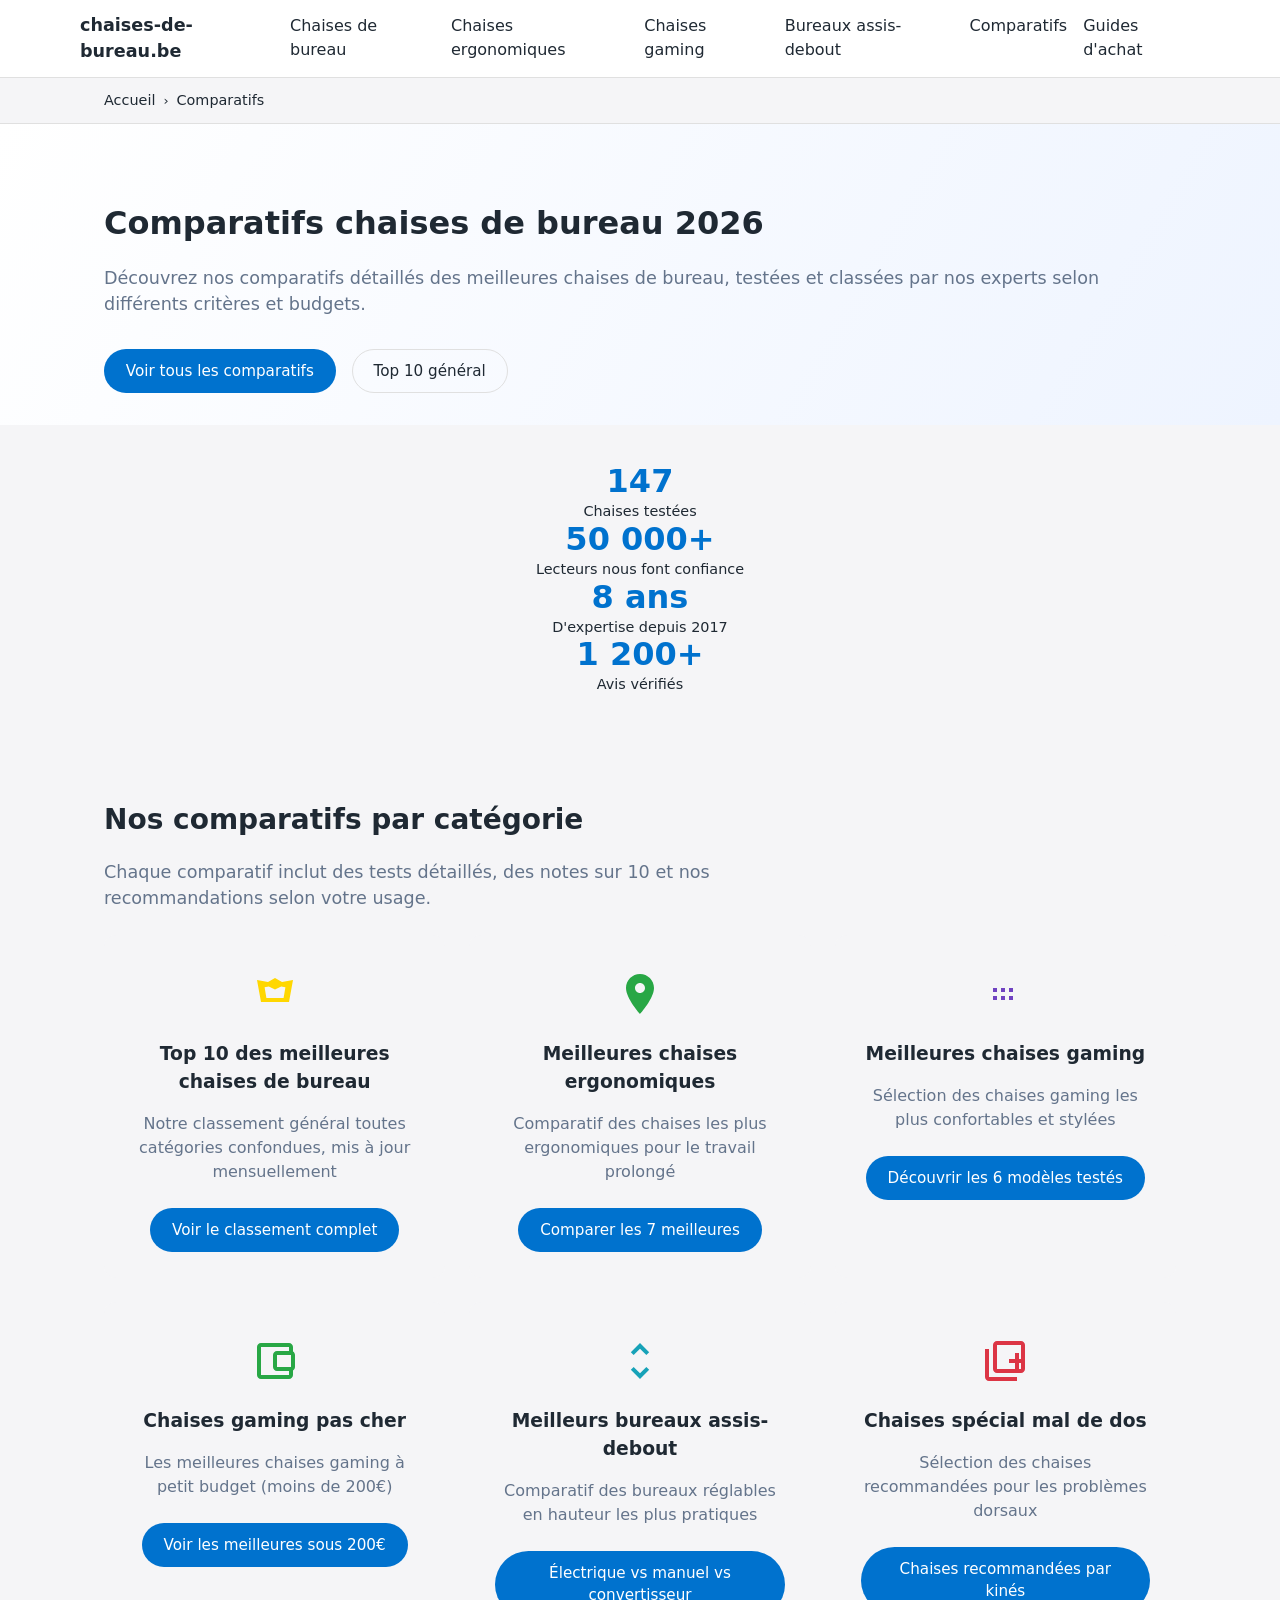
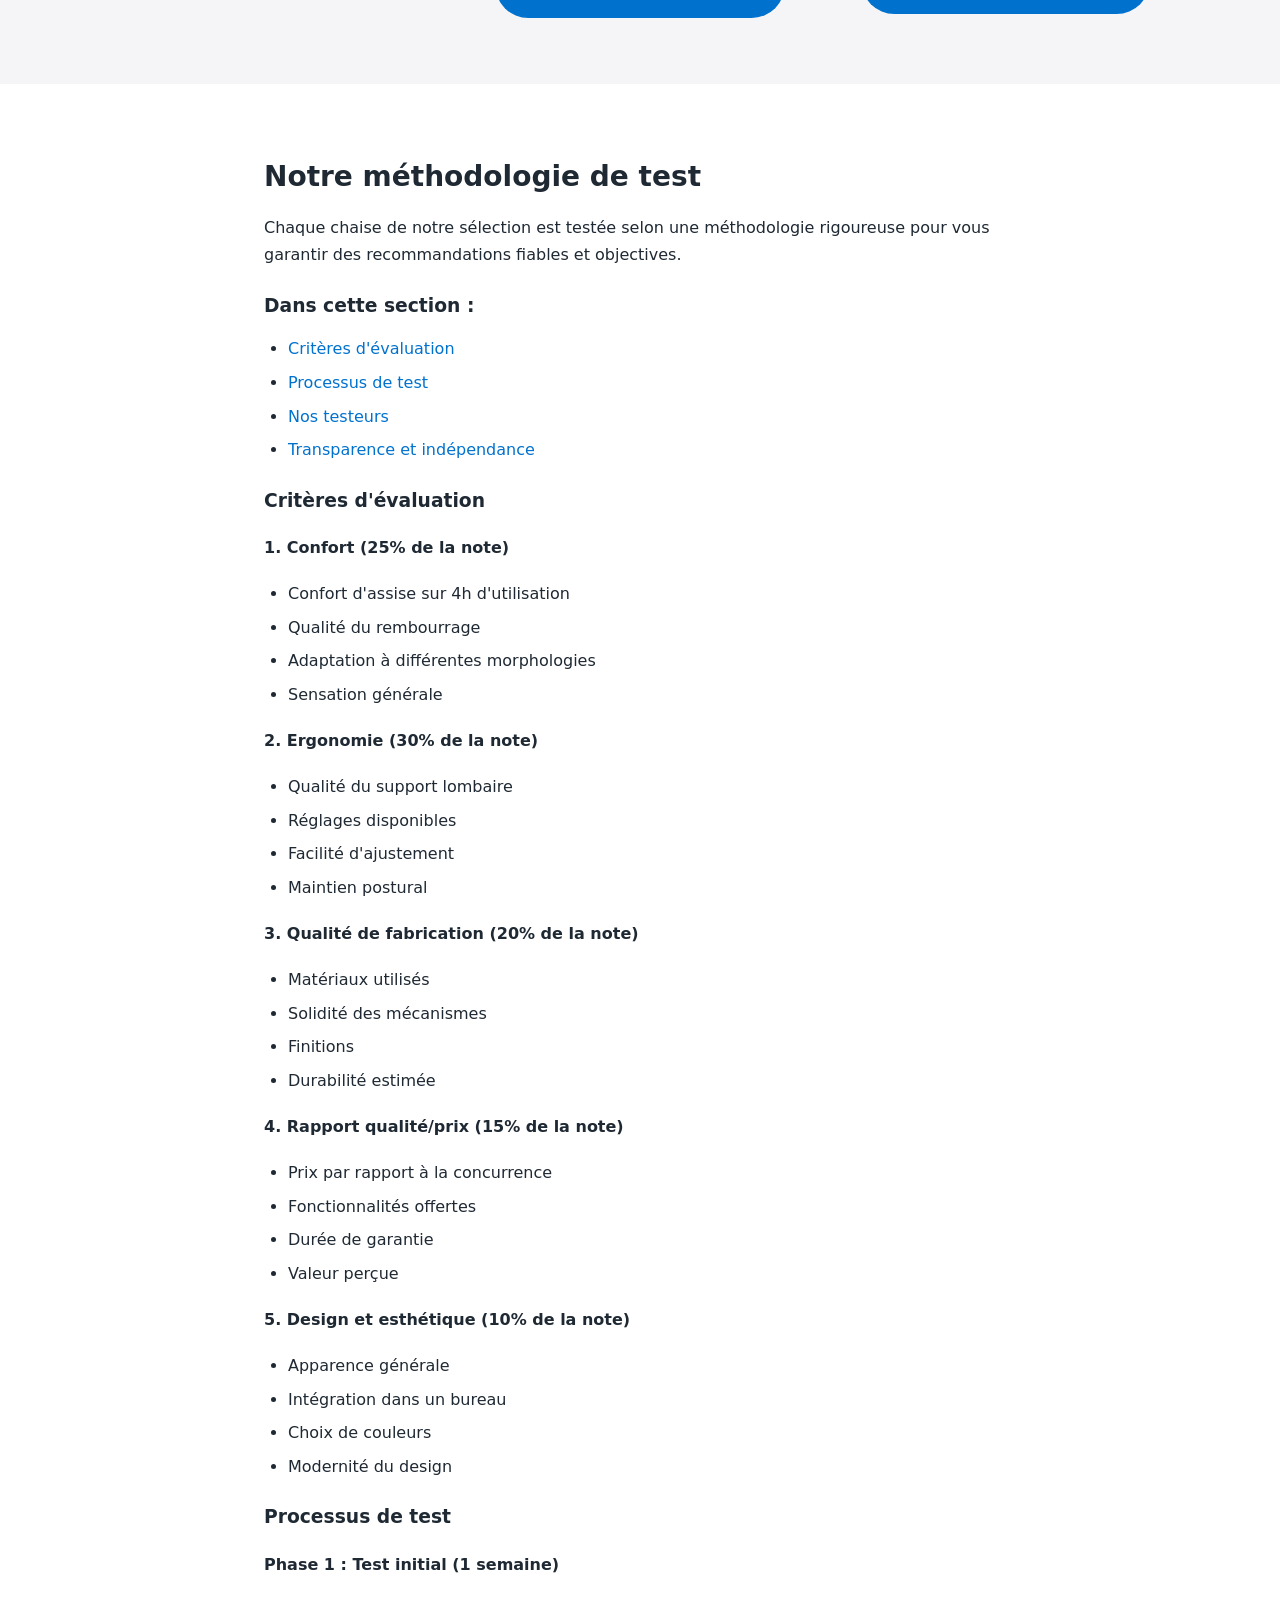
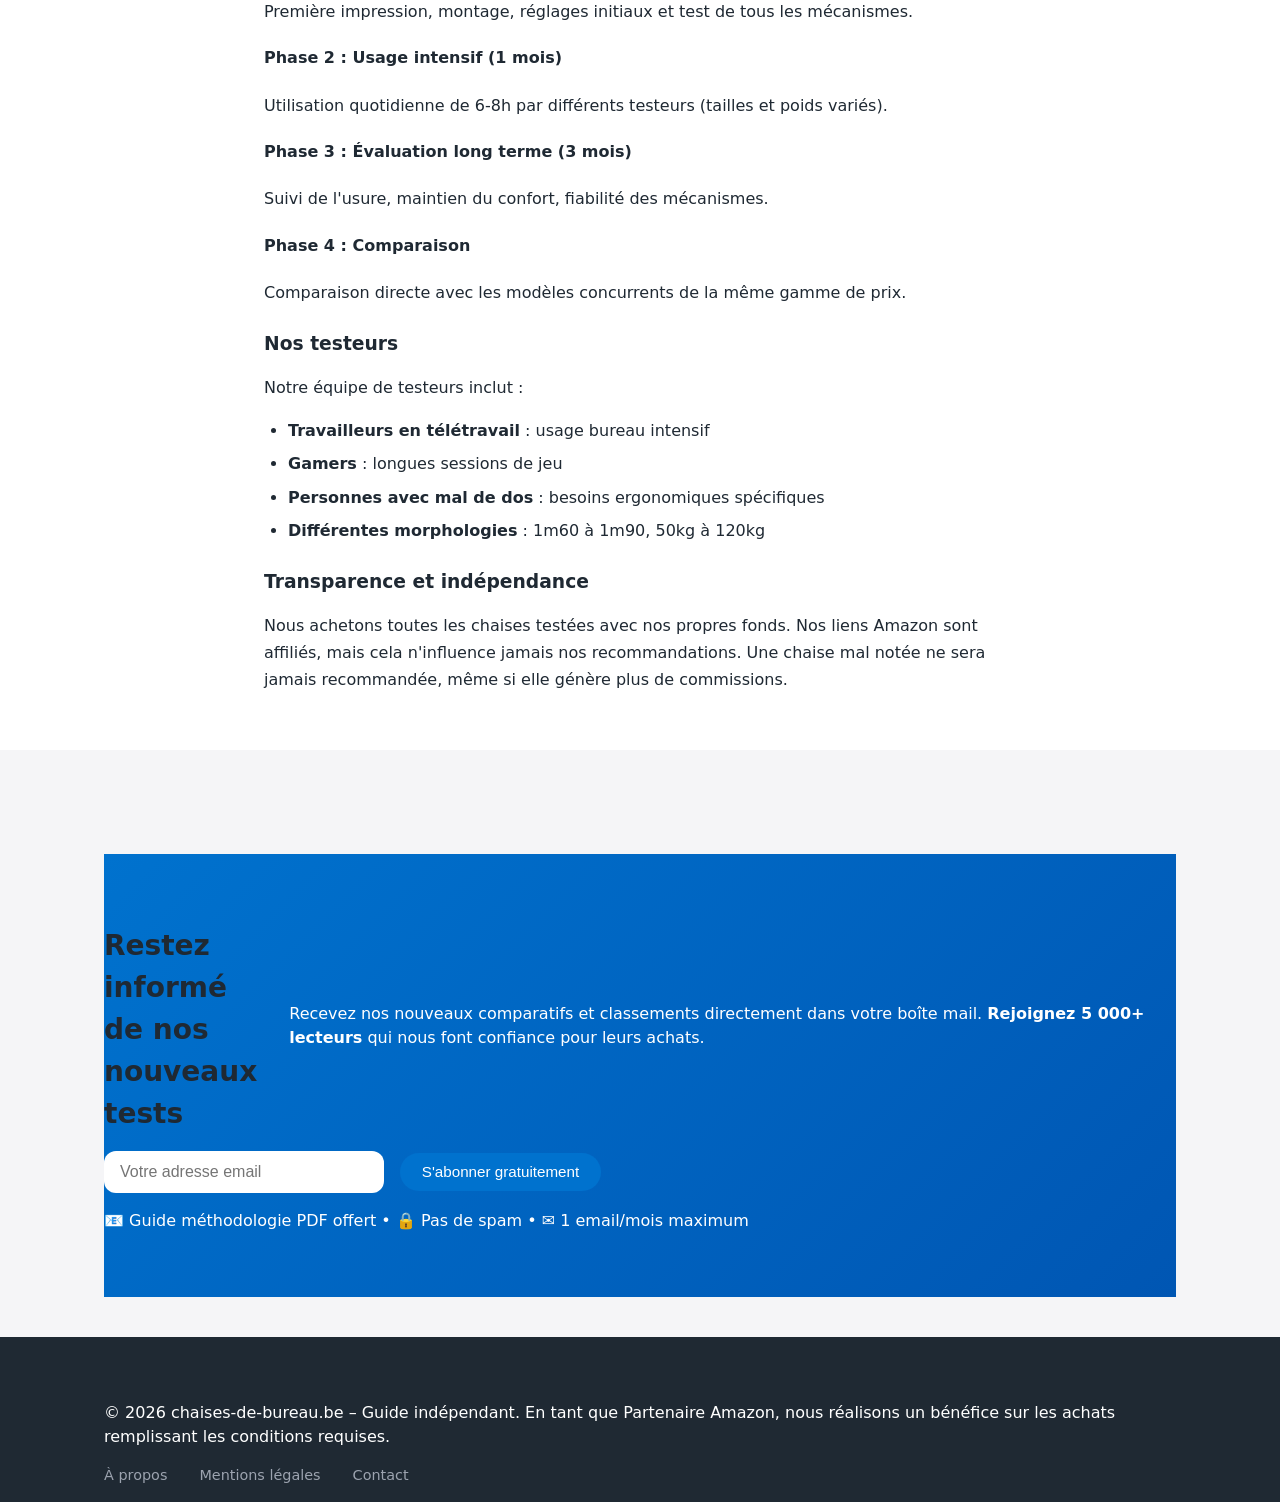
<file: comparatifs.html>
<!DOCTYPE html>
<html lang="fr">
<head>
  <meta charset="UTF-8">
  <title>Comparatifs chaises de bureau 2026 | chaises-de-bureau.be</title>
  <meta name="description" content="Comparatifs détaillés des meilleures chaises de bureau 2026 : ergonomiques, gaming, pas cher, bureaux assis-debout. Tests et classements complets.">
  <meta name="viewport" content="width=device-width, initial-scale=1.0">
  <meta name="robots" content="index, follow">
  <link rel="canonical" href="https://chaises-de-bureau.be/comparatifs.html">
  
  <link rel="stylesheet" href="/assets/css/styles.css">
  
  <!-- JSON-LD Schema -->
  <script type="application/ld+json">
  {
    "@context": "https://schema.org",
    "@type": "BreadcrumbList",
    "itemListElement": [
      {
        "@type": "ListItem",
        "position": 1,
        "name": "Accueil",
        "item": "https://chaises-de-bureau.be/"
      },
      {
        "@type": "ListItem",
        "position": 2,
        "name": "Comparatifs",
        "item": "https://chaises-de-bureau.be/comparatifs.html"
      }
    ]
  }
  </script>
</head>
<body>
  <header class="header">
    <div class="container header__inner">
      <a href="/" class="logo">chaises-de-bureau.be</a>
      <nav class="nav">
        <button class="nav__toggle" aria-expanded="false" aria-controls="nav-menu">
          ☰
        </button>
        <ul class="nav__list" id="nav-menu">
          <li><a href="chaises-de-bureau.html">Chaises de bureau</a></li>
          <li><a href="chaises-ergonomiques.html">Chaises ergonomiques</a></li>
          <li><a href="chaises-gaming.html">Chaises gaming</a></li>
          <li><a href="bureaux-assis-debout.html">Bureaux assis-debout</a></li>
          <li><a href="comparatifs.html">Comparatifs</a></li>
          <li><a href="guides-achat.html">Guides d'achat</a></li>
        </ul>
      </nav>
    </div>
  </header>

  <!-- Breadcrumbs -->
  <nav class="breadcrumbs">
    <div class="container">
      <ol class="breadcrumbs__list">
        <li class="breadcrumbs__item">
          <a href="index.html" class="breadcrumbs__link">Accueil</a>
          <span class="breadcrumbs__separator">›</span>
        </li>
        <li class="breadcrumbs__item">
          <span class="breadcrumbs__current">Comparatifs</span>
        </li>
      </ol>
    </div>
  </nav>

  <main class="main">
    <!-- Hero -->
    <section class="hero">
      <div class="container hero__inner">
        <div class="hero__content">
          <h1>Comparatifs chaises de bureau 2026</h1>
          <p>Découvrez nos comparatifs détaillés des meilleures chaises de bureau, testées et classées par nos experts selon différents critères et budgets.</p>
          <div class="hero__actions">
            <a class="btn btn--primary" href="#comparatifs">Voir tous les comparatifs</a>
            <a class="btn btn--ghost" href="meilleures-chaises-de-bureau.html">Top 10 général</a>
          </div>
        </div>
      </div>
    </section>

    <!-- Statistiques crédibilité -->
    <section class="section section--stats">
      <div class="container">
        <div class="stats-grid">
          <div class="stat">
            <div class="stat__number">147</div>
            <div class="stat__label">Chaises testées</div>
          </div>
          <div class="stat">
            <div class="stat__number">50 000+</div>
            <div class="stat__label">Lecteurs nous font confiance</div>
          </div>
          <div class="stat">
            <div class="stat__number">8 ans</div>
            <div class="stat__label">D'expertise depuis 2017</div>
          </div>
          <div class="stat">
            <div class="stat__number">1 200+</div>
            <div class="stat__label">Avis vérifiés</div>
          </div>
        </div>
      </div>
    </section>

    <!-- Liste des comparatifs -->
    <section class="section" id="comparatifs">
      <div class="container">
        <h2>Nos comparatifs par catégorie</h2>
        <p class="section__intro">Chaque comparatif inclut des tests détaillés, des notes sur 10 et nos recommandations selon votre usage.</p>
        
        <div class="grid grid--products">
          <article class="path-card">
            <div class="path-card__icon">
              <div class="icon icon--large icon--podium"></div>
            </div>
            <h3>Top 10 des meilleures chaises de bureau</h3>
            <p>Notre classement général toutes catégories confondues, mis à jour mensuellement</p>
            <a href="index.html" class="btn btn--primary">Voir le classement complet</a>
          </article>
          
          <article class="path-card">
            <div class="path-card__icon">
              <div class="icon icon--large icon--spine"></div>
            </div>
            <h3>Meilleures chaises ergonomiques</h3>
            <p>Comparatif des chaises les plus ergonomiques pour le travail prolongé</p>
            <a href="chaises-de-bureau.html" class="btn btn--primary">Comparer les 7 meilleures</a>
          </article>
          
          <article class="path-card">
            <div class="path-card__icon">
              <div class="icon icon--large icon--gamepad"></div>
            </div>
            <h3>Meilleures chaises gaming</h3>
            <p>Sélection des chaises gaming les plus confortables et stylées</p>
            <a href="chaises-gaming.html" class="btn btn--primary">Découvrir les 6 modèles testés</a>
          </article>
          
          <article class="path-card">
            <div class="path-card__icon">
              <div class="icon icon--large icon--wallet"></div>
            </div>
            <h3>Chaises gaming pas cher</h3>
            <p>Les meilleures chaises gaming à petit budget (moins de 200€)</p>
            <a href="chaises-gaming.html" class="btn btn--primary">Voir les meilleures sous 200€</a>
          </article>
          
          <article class="path-card">
            <div class="path-card__icon">
              <div class="icon icon--large icon--adjustable"></div>
            </div>
            <h3>Meilleurs bureaux assis-debout</h3>
            <p>Comparatif des bureaux réglables en hauteur les plus pratiques</p>
            <a href="bureaux-assis-debout.html" class="btn btn--primary">Électrique vs manuel vs convertisseur</a>
          </article>
          
          <article class="path-card">
            <div class="path-card__icon">
              <div class="icon icon--large icon--medical"></div>
            </div>
            <h3>Chaises spécial mal de dos</h3>
            <p>Sélection des chaises recommandées pour les problèmes dorsaux</p>
            <a href="chaises-de-bureau.html" class="btn btn--primary">Chaises recommandées par kinés</a>
          </article>
        </div>
      </div>
    </section>

    <!-- Méthodologie -->
    <section class="section section--content">
      <div class="container content">
        <h2>Notre méthodologie de test</h2>
        
        <p>Chaque chaise de notre sélection est testée selon une méthodologie rigoureuse pour vous garantir des recommandations fiables et objectives.</p>
        
        <!-- Table des matières -->
        <div class="toc">
          <h3>Dans cette section :</h3>
          <ul>
            <li><a href="#criteres">Critères d'évaluation</a></li>
            <li><a href="#processus">Processus de test</a></li>
            <li><a href="#testeurs">Nos testeurs</a></li>
            <li><a href="#transparence">Transparence et indépendance</a></li>
          </ul>
        </div>
        
        <h3>Critères d'évaluation</h3>
        
        <h4>1. Confort (25% de la note)</h4>
        <ul>
          <li>Confort d'assise sur 4h d'utilisation</li>
          <li>Qualité du rembourrage</li>
          <li>Adaptation à différentes morphologies</li>
          <li>Sensation générale</li>
        </ul>
        
        <h4>2. Ergonomie (30% de la note)</h4>
        <ul>
          <li>Qualité du support lombaire</li>
          <li>Réglages disponibles</li>
          <li>Facilité d'ajustement</li>
          <li>Maintien postural</li>
        </ul>
        
        <h4>3. Qualité de fabrication (20% de la note)</h4>
        <ul>
          <li>Matériaux utilisés</li>
          <li>Solidité des mécanismes</li>
          <li>Finitions</li>
          <li>Durabilité estimée</li>
        </ul>
        
        <h4>4. Rapport qualité/prix (15% de la note)</h4>
        <ul>
          <li>Prix par rapport à la concurrence</li>
          <li>Fonctionnalités offertes</li>
          <li>Durée de garantie</li>
          <li>Valeur perçue</li>
        </ul>
        
        <h4>5. Design et esthétique (10% de la note)</h4>
        <ul>
          <li>Apparence générale</li>
          <li>Intégration dans un bureau</li>
          <li>Choix de couleurs</li>
          <li>Modernité du design</li>
        </ul>
        
        <h3>Processus de test</h3>
        
        <h4>Phase 1 : Test initial (1 semaine)</h4>
        <p>Première impression, montage, réglages initiaux et test de tous les mécanismes.</p>
        
        <h4>Phase 2 : Usage intensif (1 mois)</h4>
        <p>Utilisation quotidienne de 6-8h par différents testeurs (tailles et poids variés).</p>
        
        <h4>Phase 3 : Évaluation long terme (3 mois)</h4>
        <p>Suivi de l'usure, maintien du confort, fiabilité des mécanismes.</p>
        
        <h4>Phase 4 : Comparaison</h4>
        <p>Comparaison directe avec les modèles concurrents de la même gamme de prix.</p>
        
        <h3>Nos testeurs</h3>
        <p>Notre équipe de testeurs inclut :</p>
        <ul>
          <li><strong>Travailleurs en télétravail</strong> : usage bureau intensif</li>
          <li><strong>Gamers</strong> : longues sessions de jeu</li>
          <li><strong>Personnes avec mal de dos</strong> : besoins ergonomiques spécifiques</li>
          <li><strong>Différentes morphologies</strong> : 1m60 à 1m90, 50kg à 120kg</li>
        </ul>
        
        <h3 id="transparence">Transparence et indépendance</h3>
        <p>Nous achetons toutes les chaises testées avec nos propres fonds. Nos liens Amazon sont affiliés, mais cela n'influence jamais nos recommandations. Une chaise mal notée ne sera jamais recommandée, même si elle génère plus de commissions.</p>
      </div>
    </section>

    <!-- Newsletter -->
    <section class="section section--newsletter">
      <div class="container">
        <div class="newsletter">
          <div class="newsletter__content">
            <h2>Restez informé de nos nouveaux tests</h2>
            <p>Recevez nos nouveaux comparatifs et classements directement dans votre boîte mail. <strong>Rejoignez 5 000+ lecteurs</strong> qui nous font confiance pour leurs achats.</p>
          </div>
          <form class="newsletter__form">
            <input type="email" placeholder="Votre adresse email" class="newsletter__input" required>
            <button type="submit" class="btn btn--primary">S'abonner gratuitement</button>
          </form>
          <p class="newsletter__note">📧 Guide méthodologie PDF offert • 🔒 Pas de spam • ✉️ 1 email/mois maximum</p>
        </div>
      </div>
    </section>
  </main>

  <footer class="footer">
    <div class="container footer__inner">
      <p>&copy; 2026 chaises-de-bureau.be – Guide indépendant. En tant que Partenaire Amazon, nous réalisons un bénéfice sur les achats remplissant les conditions requises.</p>
      <nav class="footer__nav">
        <a href="a-propos.html">À propos</a>
        <a href="mentions-legales.html">Mentions légales</a>
        <a href="#contact">Contact</a>
      </nav>
    </div>
  </footer>

  <script src="/assets/js/main.js"></script>
</body>
</html>
</file>
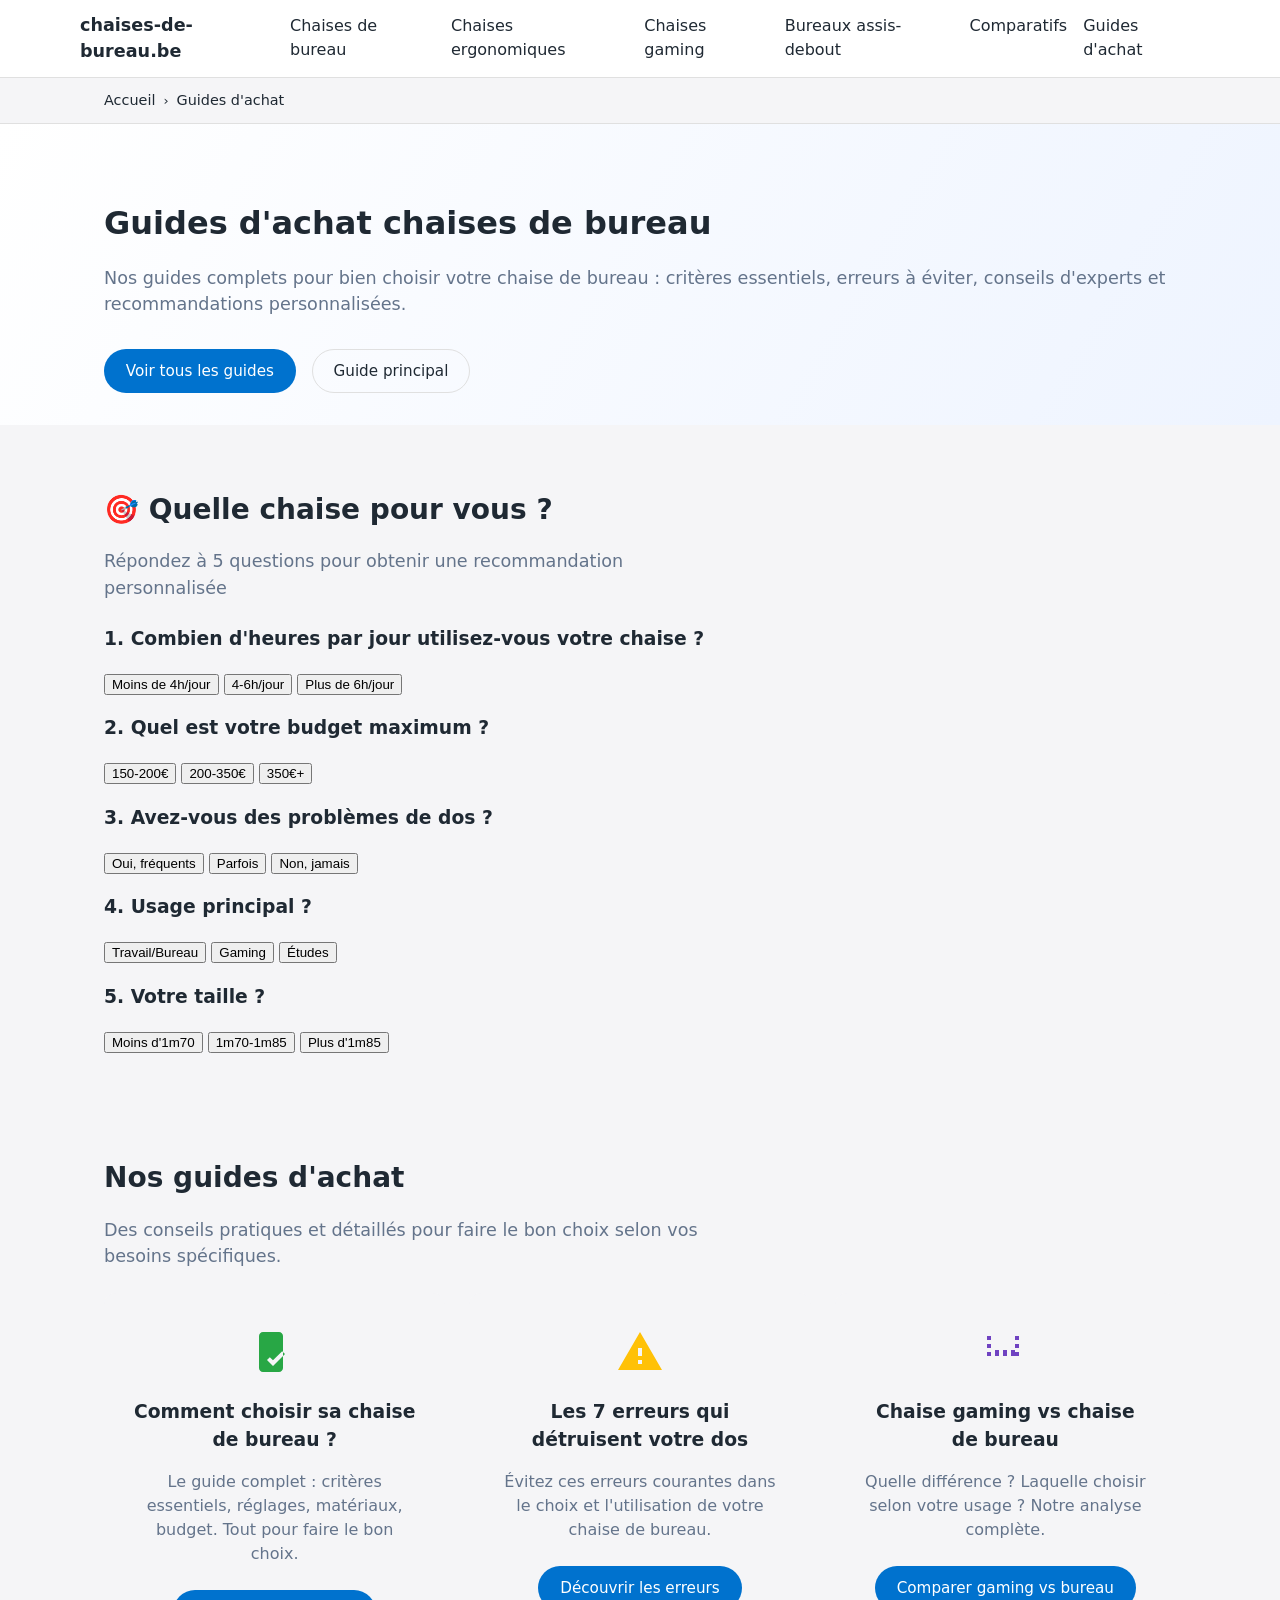
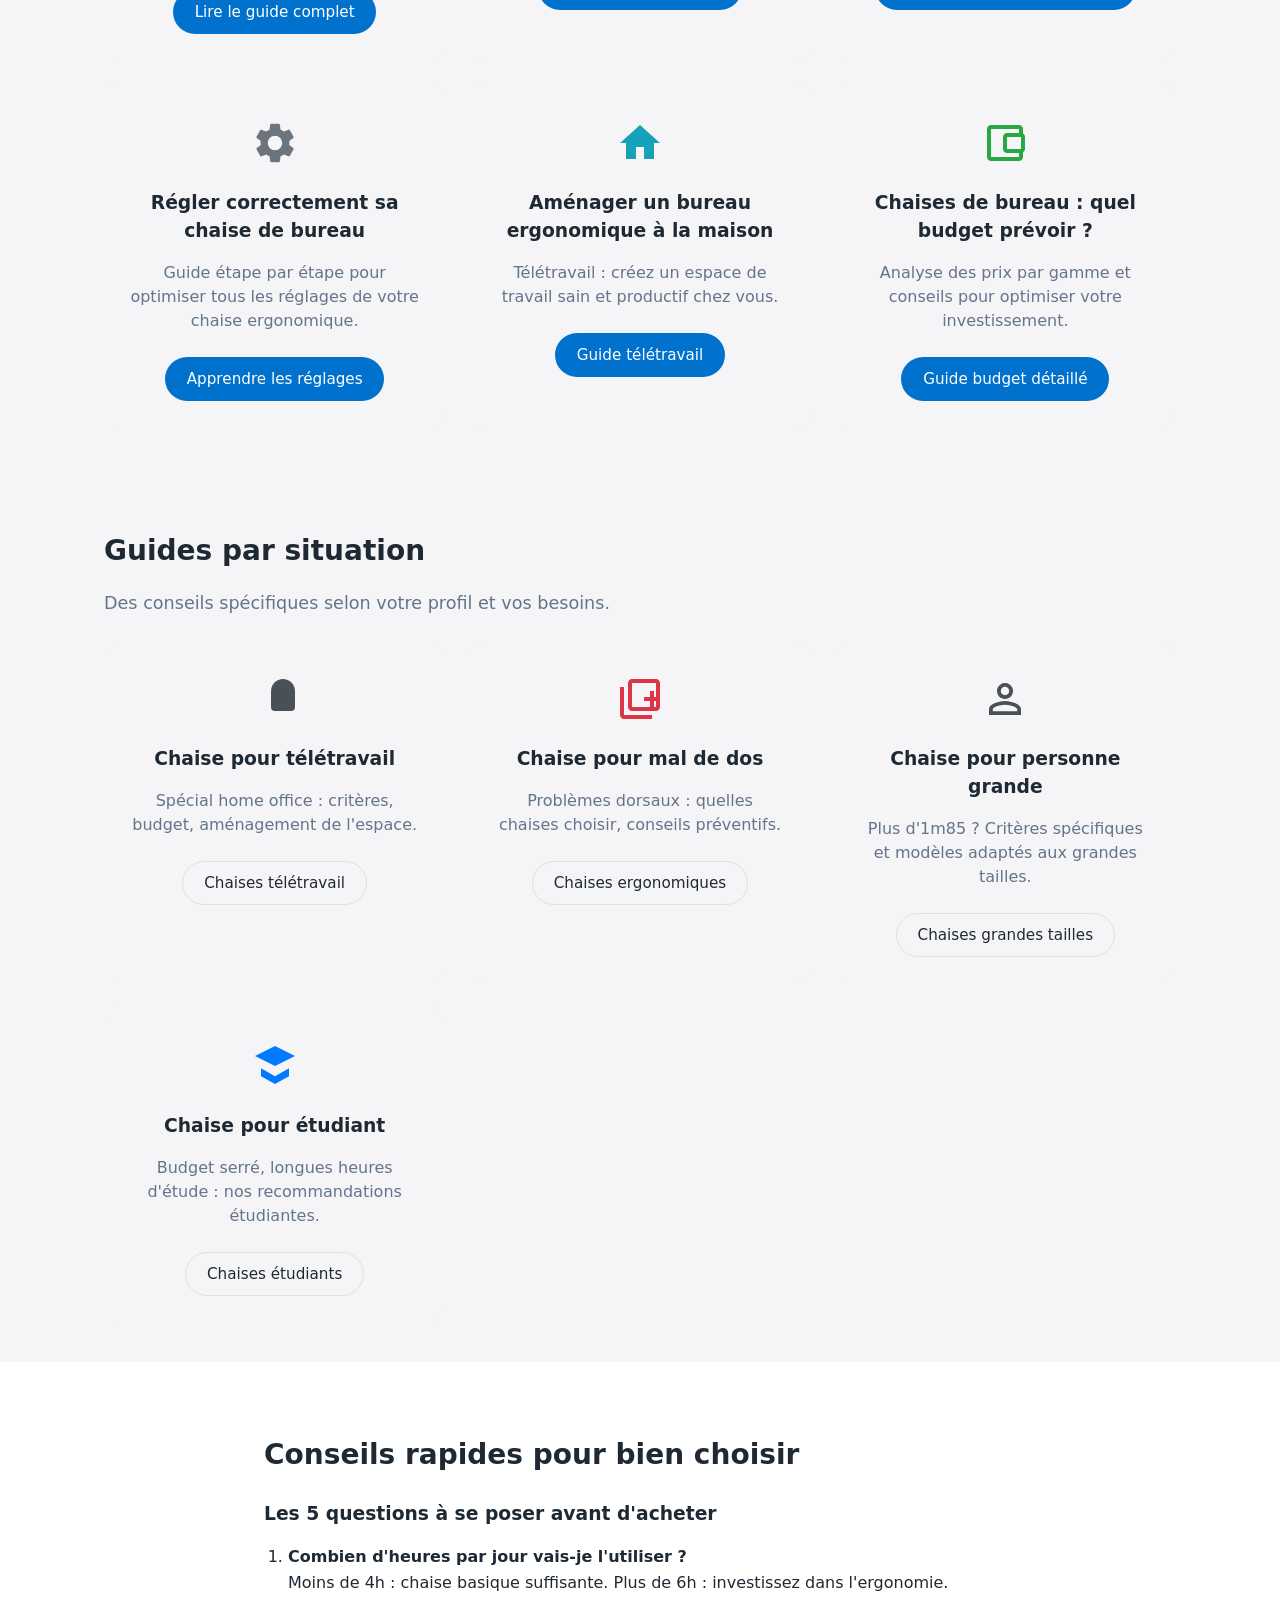
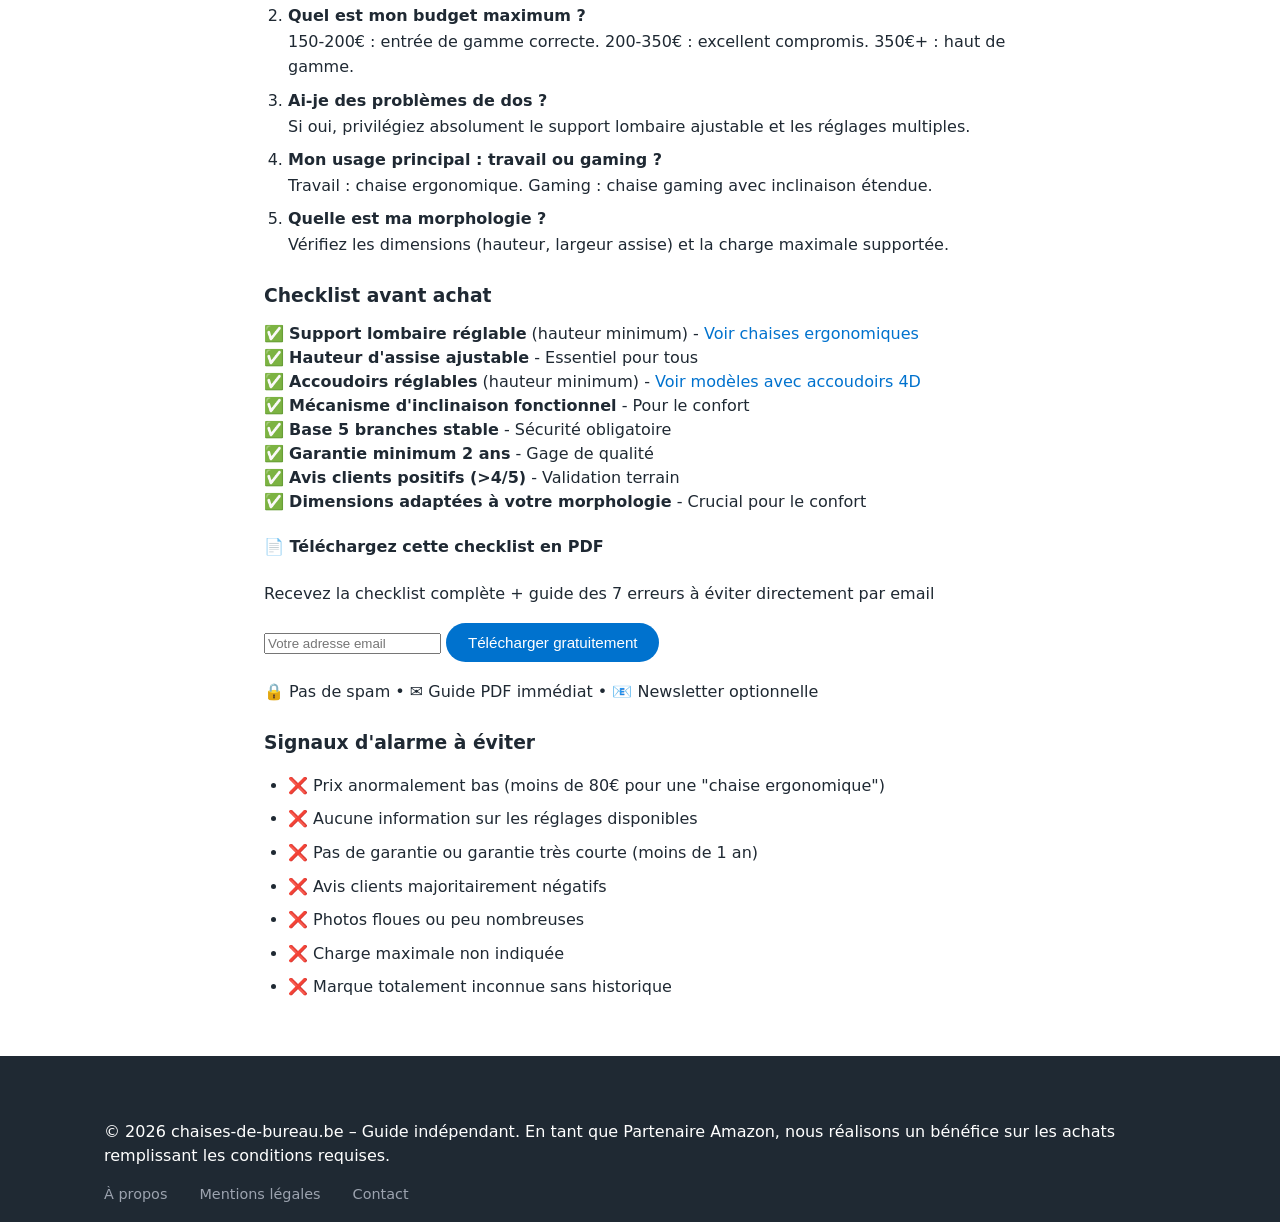
<file: guides-achat.html>
<!DOCTYPE html>
<html lang="fr">
<head>
  <meta charset="UTF-8">
  <title>Guides d'achat chaises de bureau | chaises-de-bureau.be</title>
  <meta name="description" content="Guides d'achat complets pour bien choisir votre chaise de bureau : critères, erreurs à éviter, conseils ergonomiques et recommandations par usage.">
  <meta name="viewport" content="width=device-width, initial-scale=1.0">
  <meta name="robots" content="index, follow">
  <link rel="canonical" href="https://chaises-de-bureau.be/guides-achat.html">
  
  <link rel="stylesheet" href="/assets/css/styles.css">
  
  <!-- JSON-LD Schema -->
  <script type="application/ld+json">
  {
    "@context": "https://schema.org",
    "@type": "BreadcrumbList",
    "itemListElement": [
      {
        "@type": "ListItem",
        "position": 1,
        "name": "Accueil",
        "item": "https://chaises-de-bureau.be/"
      },
      {
        "@type": "ListItem",
        "position": 2,
        "name": "Guides d'achat",
        "item": "https://chaises-de-bureau.be/guides-achat.html"
      }
    ]
  }
  </script>
</head>
<body>
  <header class="header">
    <div class="container header__inner">
      <a href="/" class="logo">chaises-de-bureau.be</a>
      <nav class="nav">
        <button class="nav__toggle" aria-expanded="false" aria-controls="nav-menu">
          ☰
        </button>
        <ul class="nav__list" id="nav-menu">
          <li><a href="chaises-de-bureau.html">Chaises de bureau</a></li>
          <li><a href="chaises-ergonomiques.html">Chaises ergonomiques</a></li>
          <li><a href="chaises-gaming.html">Chaises gaming</a></li>
          <li><a href="bureaux-assis-debout.html">Bureaux assis-debout</a></li>
          <li><a href="comparatifs.html">Comparatifs</a></li>
          <li><a href="guides-achat.html">Guides d'achat</a></li>
        </ul>
      </nav>
    </div>
  </header>

  <!-- Breadcrumbs -->
  <nav class="breadcrumbs">
    <div class="container">
      <ol class="breadcrumbs__list">
        <li class="breadcrumbs__item">
          <a href="index.html" class="breadcrumbs__link">Accueil</a>
          <span class="breadcrumbs__separator">›</span>
        </li>
        <li class="breadcrumbs__item">
          <span class="breadcrumbs__current">Guides d'achat</span>
        </li>
      </ol>
    </div>
  </nav>

  <main class="main">
    <!-- Hero -->
    <section class="hero">
      <div class="container hero__inner">
        <div class="hero__content">
          <h1>Guides d'achat chaises de bureau</h1>
          <p>Nos guides complets pour bien choisir votre chaise de bureau : critères essentiels, erreurs à éviter, conseils d'experts et recommandations personnalisées.</p>
          <div class="hero__actions">
            <a class="btn btn--primary" href="#guides">Voir tous les guides</a>
            <a class="btn btn--ghost" href="comment-choisir-chaise-de-bureau.html">Guide principal</a>
          </div>
        </div>
      </div>
    </section>

    <!-- Quiz recommandation -->
    <section class="section section--quiz">
      <div class="container">
        <h2>🎯 Quelle chaise pour vous ?</h2>
        <p class="section__intro">Répondez à 5 questions pour obtenir une recommandation personnalisée</p>
        
        <div class="quiz" id="chair-quiz">
          <div class="quiz__question active" data-question="1">
            <h3>1. Combien d'heures par jour utilisez-vous votre chaise ?</h3>
            <div class="quiz__options">
              <button class="quiz__option" data-value="light">Moins de 4h/jour</button>
              <button class="quiz__option" data-value="medium">4-6h/jour</button>
              <button class="quiz__option" data-value="heavy">Plus de 6h/jour</button>
            </div>
          </div>
          
          <div class="quiz__question" data-question="2">
            <h3>2. Quel est votre budget maximum ?</h3>
            <div class="quiz__options">
              <button class="quiz__option" data-value="budget">150-200€</button>
              <button class="quiz__option" data-value="mid">200-350€</button>
              <button class="quiz__option" data-value="premium">350€+</button>
            </div>
          </div>
          
          <div class="quiz__question" data-question="3">
            <h3>3. Avez-vous des problèmes de dos ?</h3>
            <div class="quiz__options">
              <button class="quiz__option" data-value="yes">Oui, fréquents</button>
              <button class="quiz__option" data-value="sometimes">Parfois</button>
              <button class="quiz__option" data-value="no">Non, jamais</button>
            </div>
          </div>
          
          <div class="quiz__question" data-question="4">
            <h3>4. Usage principal ?</h3>
            <div class="quiz__options">
              <button class="quiz__option" data-value="work">Travail/Bureau</button>
              <button class="quiz__option" data-value="gaming">Gaming</button>
              <button class="quiz__option" data-value="study">Études</button>
            </div>
          </div>
          
          <div class="quiz__question" data-question="5">
            <h3>5. Votre taille ?</h3>
            <div class="quiz__options">
              <button class="quiz__option" data-value="small">Moins d'1m70</button>
              <button class="quiz__option" data-value="average">1m70-1m85</button>
              <button class="quiz__option" data-value="tall">Plus d'1m85</button>
            </div>
          </div>
          
          <div class="quiz__result" id="quiz-result" style="display: none;">
            <h3>🎉 Votre recommandation personnalisée :</h3>
            <div class="quiz__recommendation">
              <div class="recommendation__content">
                <h4 id="recommendation-title"></h4>
                <p id="recommendation-text"></p>
                <a id="recommendation-link" class="btn btn--primary">Voir les chaises recommandées</a>
              </div>
            </div>
          </div>
        </div>
      </div>
    </section>

    <!-- Guides principaux -->
    <section class="section" id="guides">
      <div class="container">
        <h2>Nos guides d'achat</h2>
        <p class="section__intro">Des conseils pratiques et détaillés pour faire le bon choix selon vos besoins spécifiques.</p>
        
        <div class="grid grid--products">
          <article class="path-card">
            <div class="path-card__icon">
              <div class="icon icon--large icon--checklist"></div>
            </div>
            <h3>Comment choisir sa chaise de bureau ?</h3>
            <p>Le guide complet : critères essentiels, réglages, matériaux, budget. Tout pour faire le bon choix.</p>
            <a href="index.html" class="btn btn--primary">Lire le guide complet</a>
          </article>
          
          <article class="path-card">
            <div class="path-card__icon">
              <div class="icon icon--large icon--warning"></div>
            </div>
            <h3>Les 7 erreurs qui détruisent votre dos</h3>
            <p>Évitez ces erreurs courantes dans le choix et l'utilisation de votre chaise de bureau.</p>
            <a href="#erreurs" class="btn btn--primary">Découvrir les erreurs</a>
          </article>
          
          <article class="path-card">
            <div class="path-card__icon">
              <div class="icon icon--large icon--versus"></div>
            </div>
            <h3>Chaise gaming vs chaise de bureau</h3>
            <p>Quelle différence ? Laquelle choisir selon votre usage ? Notre analyse complète.</p>
            <a href="chaises-gaming.html" class="btn btn--primary">Comparer gaming vs bureau</a>
          </article>
          
          <article class="path-card">
            <div class="path-card__icon">
              <div class="icon icon--large icon--settings"></div>
            </div>
            <h3>Régler correctement sa chaise de bureau</h3>
            <p>Guide étape par étape pour optimiser tous les réglages de votre chaise ergonomique.</p>
            <a href="#reglages" class="btn btn--primary">Apprendre les réglages</a>
          </article>
          
          <article class="path-card">
            <div class="path-card__icon">
              <div class="icon icon--large icon--home-office"></div>
            </div>
            <h3>Aménager un bureau ergonomique à la maison</h3>
            <p>Télétravail : créez un espace de travail sain et productif chez vous.</p>
            <a href="bureaux-assis-debout.html" class="btn btn--primary">Guide télétravail</a>
          </article>
          
          <article class="path-card">
            <div class="path-card__icon">
              <div class="icon icon--large icon--wallet"></div>
            </div>
            <h3>Chaises de bureau : quel budget prévoir ?</h3>
            <p>Analyse des prix par gamme et conseils pour optimiser votre investissement.</p>
            <a href="#budget" class="btn btn--primary">Guide budget détaillé</a>
          </article>
        </div>
      </div>
    </section>

    <!-- Guides par situation -->
    <section class="section">
      <div class="container">
        <h2>Guides par situation</h2>
        <p class="section__intro">Des conseils spécifiques selon votre profil et vos besoins.</p>
        
        <div class="grid grid--products">
          <article class="path-card">
            <div class="path-card__icon">
              <div class="icon icon--large icon--briefcase"></div>
            </div>
            <h3>Chaise pour télétravail</h3>
            <p>Spécial home office : critères, budget, aménagement de l'espace.</p>
            <a href="chaises-de-bureau.html" class="btn btn--ghost">Chaises télétravail</a>
          </article>
          
          <article class="path-card">
            <div class="path-card__icon">
              <div class="icon icon--large icon--medical"></div>
            </div>
            <h3>Chaise pour mal de dos</h3>
            <p>Problèmes dorsaux : quelles chaises choisir, conseils préventifs.</p>
            <a href="chaises-de-bureau.html" class="btn btn--ghost">Chaises ergonomiques</a>
          </article>
          
          <article class="path-card">
            <div class="path-card__icon">
              <div class="icon icon--large icon--tall-person"></div>
            </div>
            <h3>Chaise pour personne grande</h3>
            <p>Plus d'1m85 ? Critères spécifiques et modèles adaptés aux grandes tailles.</p>
            <a href="chaises-de-bureau.html" class="btn btn--ghost">Chaises grandes tailles</a>
          </article>
          
          <article class="path-card">
            <div class="path-card__icon">
              <div class="icon icon--large icon--student"></div>
            </div>
            <h3>Chaise pour étudiant</h3>
            <p>Budget serré, longues heures d'étude : nos recommandations étudiantes.</p>
            <a href="chaises-de-bureau.html" class="btn btn--ghost">Chaises étudiants</a>
          </article>
        </div>
      </div>
    </section>

    <!-- Conseils rapides -->
    <section class="section section--content">
      <div class="container content">
        <h2>Conseils rapides pour bien choisir</h2>
        
        <h3>Les 5 questions à se poser avant d'acheter</h3>
        <ol>
          <li><strong>Combien d'heures par jour vais-je l'utiliser ?</strong><br>
          Moins de 4h : chaise basique suffisante. Plus de 6h : investissez dans l'ergonomie.</li>
          
          <li><strong>Quel est mon budget maximum ?</strong><br>
          150-200€ : entrée de gamme correcte. 200-350€ : excellent compromis. 350€+ : haut de gamme.</li>
          
          <li><strong>Ai-je des problèmes de dos ?</strong><br>
          Si oui, privilégiez absolument le support lombaire ajustable et les réglages multiples.</li>
          
          <li><strong>Mon usage principal : travail ou gaming ?</strong><br>
          Travail : chaise ergonomique. Gaming : chaise gaming avec inclinaison étendue.</li>
          
          <li><strong>Quelle est ma morphologie ?</strong><br>
          Vérifiez les dimensions (hauteur, largeur assise) et la charge maximale supportée.</li>
        </ol>
        
        <h3>Checklist avant achat</h3>
        <div class="checklist">
          <div class="checklist__item">
            <span class="checklist__icon">✅</span>
            <span class="checklist__text"><strong>Support lombaire réglable</strong> (hauteur minimum) - <a href="chaises-de-bureau.html">Voir chaises ergonomiques</a></span>
          </div>
          <div class="checklist__item">
            <span class="checklist__icon">✅</span>
            <span class="checklist__text"><strong>Hauteur d'assise ajustable</strong> - Essentiel pour tous</span>
          </div>
          <div class="checklist__item">
            <span class="checklist__icon">✅</span>
            <span class="checklist__text"><strong>Accoudoirs réglables</strong> (hauteur minimum) - <a href="chaises-de-bureau.html">Voir modèles avec accoudoirs 4D</a></span>
          </div>
          <div class="checklist__item">
            <span class="checklist__icon">✅</span>
            <span class="checklist__text"><strong>Mécanisme d'inclinaison fonctionnel</strong> - Pour le confort</span>
          </div>
          <div class="checklist__item">
            <span class="checklist__icon">✅</span>
            <span class="checklist__text"><strong>Base 5 branches stable</strong> - Sécurité obligatoire</span>
          </div>
          <div class="checklist__item">
            <span class="checklist__icon">✅</span>
            <span class="checklist__text"><strong>Garantie minimum 2 ans</strong> - Gage de qualité</span>
          </div>
          <div class="checklist__item">
            <span class="checklist__icon">✅</span>
            <span class="checklist__text"><strong>Avis clients positifs (>4/5)</strong> - Validation terrain</span>
          </div>
          <div class="checklist__item">
            <span class="checklist__icon">✅</span>
            <span class="checklist__text"><strong>Dimensions adaptées à votre morphologie</strong> - Crucial pour le confort</span>
          </div>
        </div>
        
        <div class="download-cta">
          <h4>📄 Téléchargez cette checklist en PDF</h4>
          <p>Recevez la checklist complète + guide des 7 erreurs à éviter directement par email</p>
          <form class="download-form">
            <input type="email" placeholder="Votre adresse email" required>
            <button type="submit" class="btn btn--primary">Télécharger gratuitement</button>
          </form>
          <p class="download-note">🔒 Pas de spam • ✉️ Guide PDF immédiat • 📧 Newsletter optionnelle</p>
        </div>
        
        <h3>Signaux d'alarme à éviter</h3>
        <ul>
          <li>❌ Prix anormalement bas (moins de 80€ pour une "chaise ergonomique")</li>
          <li>❌ Aucune information sur les réglages disponibles</li>
          <li>❌ Pas de garantie ou garantie très courte (moins de 1 an)</li>
          <li>❌ Avis clients majoritairement négatifs</li>
          <li>❌ Photos floues ou peu nombreuses</li>
          <li>❌ Charge maximale non indiquée</li>
          <li>❌ Marque totalement inconnue sans historique</li>
        </ul>
      </div>
    </section>
  </main>

  <footer class="footer">
    <div class="container footer__inner">
      <p>&copy; 2026 chaises-de-bureau.be – Guide indépendant. En tant que Partenaire Amazon, nous réalisons un bénéfice sur les achats remplissant les conditions requises.</p>
      <nav class="footer__nav">
        <a href="a-propos.html">À propos</a>
        <a href="mentions-legales.html">Mentions légales</a>
        <a href="#contact">Contact</a>
      </nav>
    </div>
  </footer>

  <script src="/assets/js/main.js"></script>
</body>
</html>
</file>
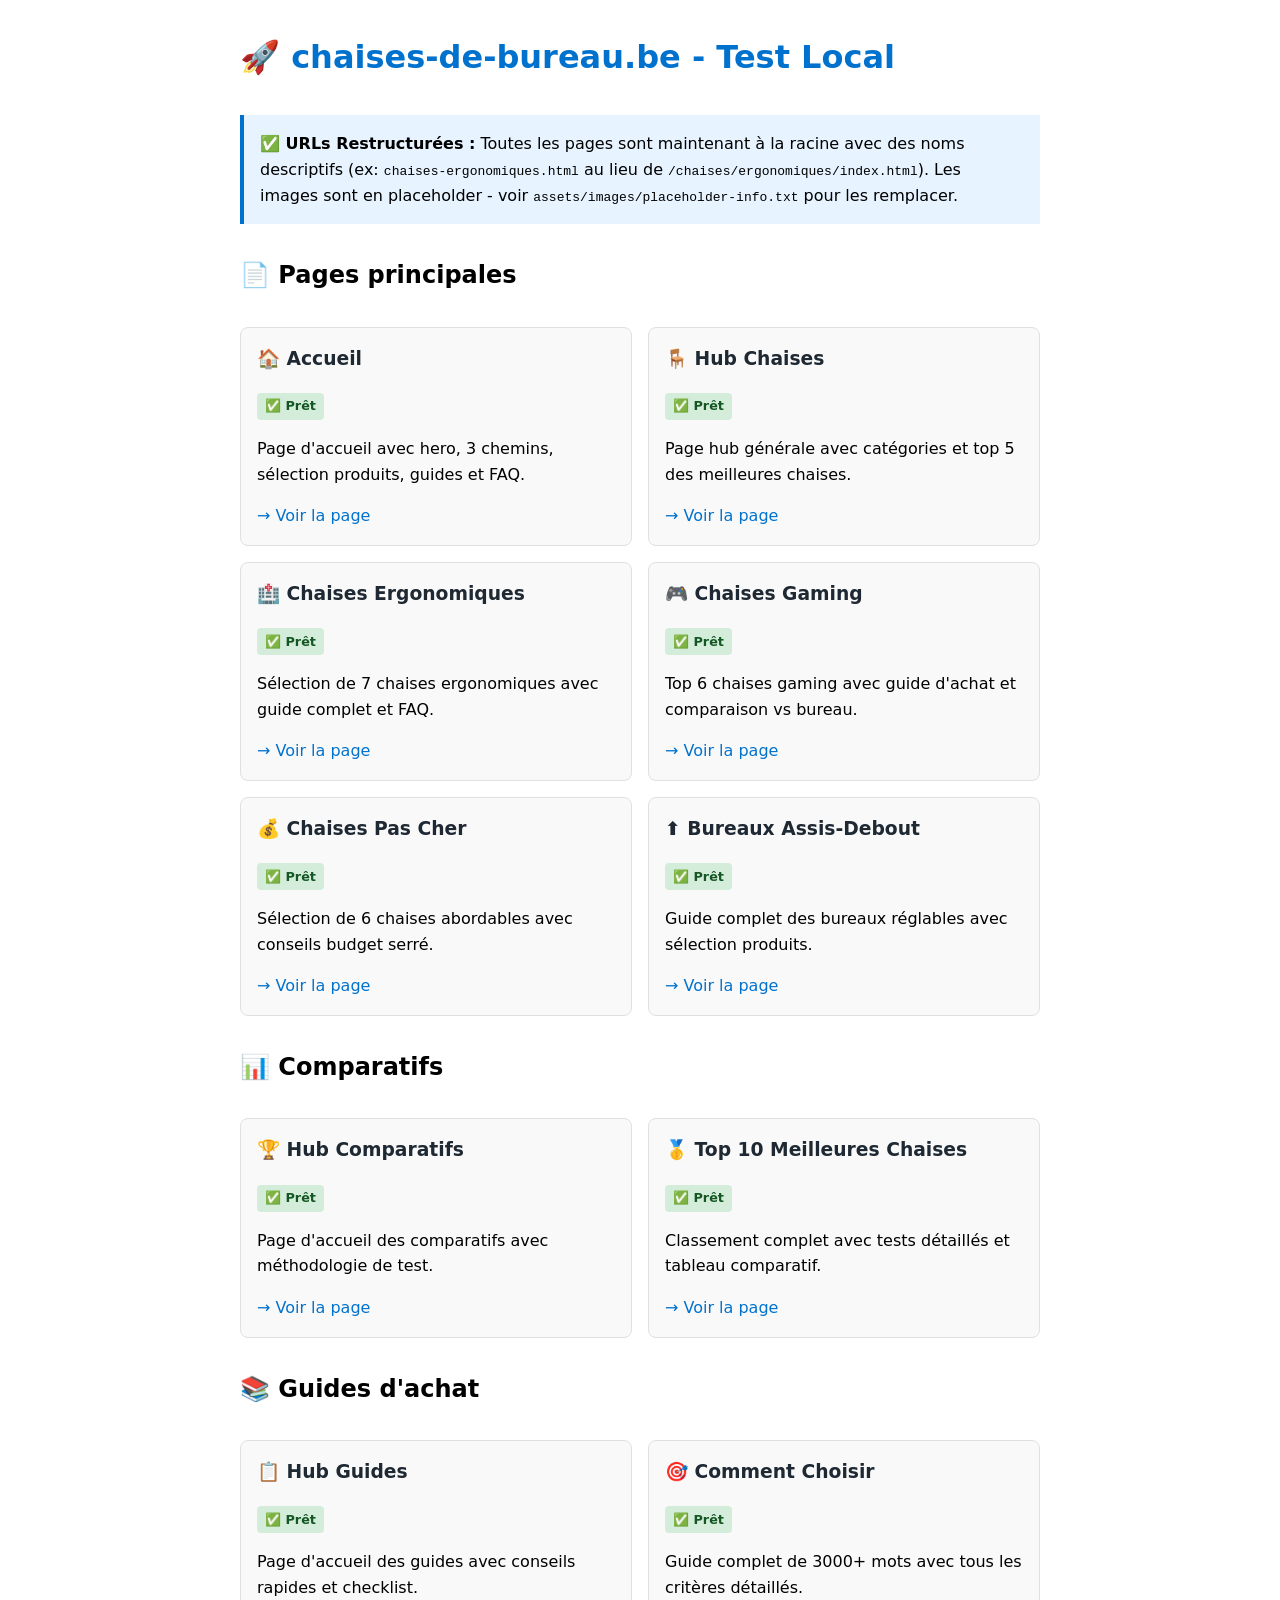
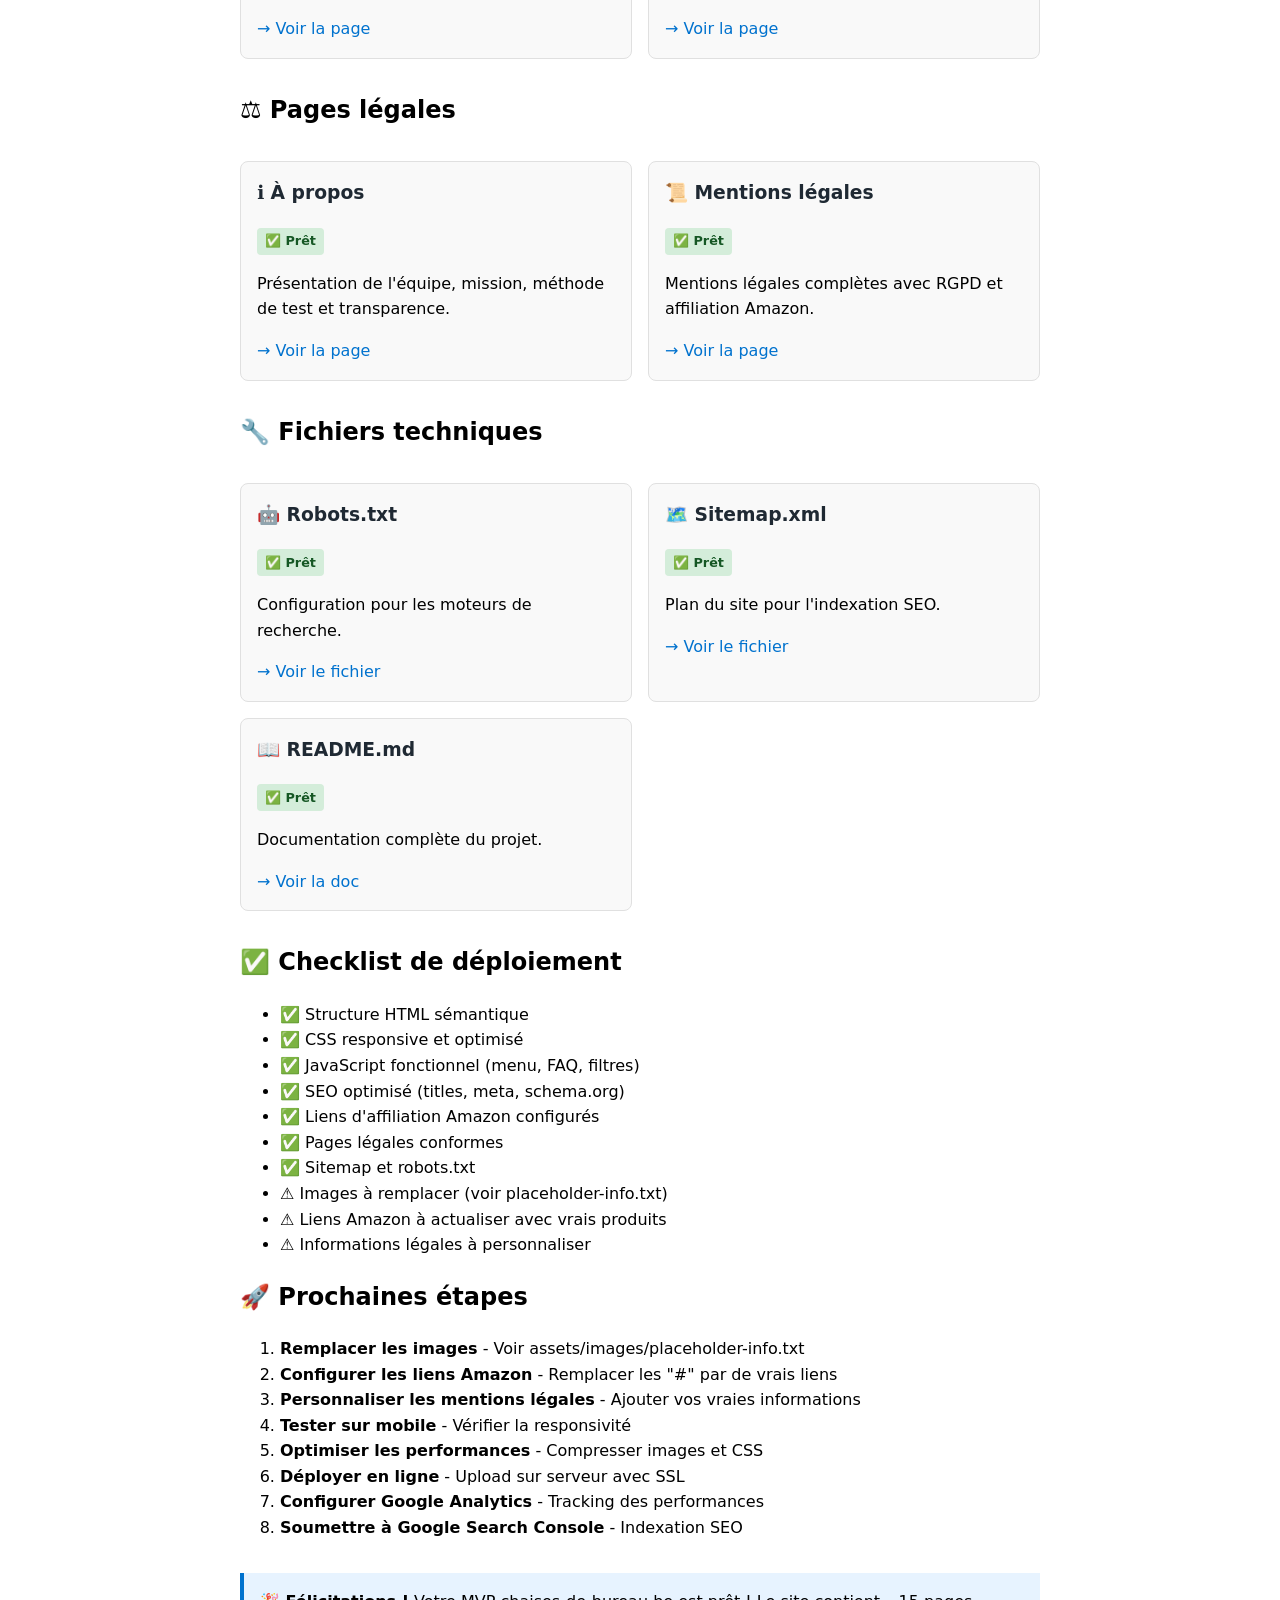
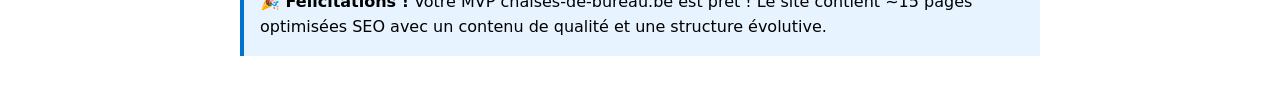
<file: launch-local.html>
<!DOCTYPE html>
<html lang="fr">
<head>
  <meta charset="UTF-8">
  <title>🚀 Test Local - chaises-de-bureau.be</title>
  <meta name="viewport" content="width=device-width, initial-scale=1.0">
  <style>
    body { 
      font-family: system-ui, sans-serif; 
      max-width: 800px; 
      margin: 2rem auto; 
      padding: 0 1rem;
      line-height: 1.6;
    }
    h1 { color: #0072ce; }
    .page-list { 
      display: grid; 
      grid-template-columns: repeat(auto-fit, minmax(300px, 1fr));
      gap: 1rem;
      margin: 2rem 0;
    }
    .page-card {
      border: 1px solid #e0e0e0;
      border-radius: 8px;
      padding: 1rem;
      background: #f9f9f9;
    }
    .page-card h3 { margin-top: 0; color: #1f2933; }
    .page-card a { 
      color: #0072ce; 
      text-decoration: none;
      font-weight: 500;
    }
    .page-card a:hover { text-decoration: underline; }
    .status { 
      display: inline-block;
      padding: 0.2rem 0.5rem;
      border-radius: 4px;
      font-size: 0.8rem;
      font-weight: bold;
    }
    .status.ready { background: #d4edda; color: #155724; }
    .status.images { background: #fff3cd; color: #856404; }
    .note {
      background: #e7f3ff;
      border-left: 4px solid #0072ce;
      padding: 1rem;
      margin: 2rem 0;
    }
  </style>
</head>
<body>
  <h1>🚀 chaises-de-bureau.be - Test Local</h1>
  
  <div class="note">
    <strong>✅ URLs Restructurées :</strong> Toutes les pages sont maintenant à la racine avec des noms descriptifs (ex: <code>chaises-ergonomiques.html</code> au lieu de <code>/chaises/ergonomiques/index.html</code>). 
    Les images sont en placeholder - voir <code>assets/images/placeholder-info.txt</code> pour les remplacer.
  </div>

  <h2>📄 Pages principales</h2>
  <div class="page-list">
    <div class="page-card">
      <h3>🏠 Accueil</h3>
      <span class="status ready">✅ Prêt</span>
      <p>Page d'accueil avec hero, 3 chemins, sélection produits, guides et FAQ.</p>
      <a href="index.html">→ Voir la page</a>
    </div>

    <div class="page-card">
      <h3>🪑 Hub Chaises</h3>
      <span class="status ready">✅ Prêt</span>
      <p>Page hub générale avec catégories et top 5 des meilleures chaises.</p>
      <a href="chaises-de-bureau.html">→ Voir la page</a>
    </div>

    <div class="page-card">
      <h3>🏥 Chaises Ergonomiques</h3>
      <span class="status ready">✅ Prêt</span>
      <p>Sélection de 7 chaises ergonomiques avec guide complet et FAQ.</p>
      <a href="chaises-ergonomiques.html">→ Voir la page</a>
    </div>

    <div class="page-card">
      <h3>🎮 Chaises Gaming</h3>
      <span class="status ready">✅ Prêt</span>
      <p>Top 6 chaises gaming avec guide d'achat et comparaison vs bureau.</p>
      <a href="chaises-gaming.html">→ Voir la page</a>
    </div>

    <div class="page-card">
      <h3>💰 Chaises Pas Cher</h3>
      <span class="status ready">✅ Prêt</span>
      <p>Sélection de 6 chaises abordables avec conseils budget serré.</p>
      <a href="chaises-pas-cher.html">→ Voir la page</a>
    </div>

    <div class="page-card">
      <h3>⬆️ Bureaux Assis-Debout</h3>
      <span class="status ready">✅ Prêt</span>
      <p>Guide complet des bureaux réglables avec sélection produits.</p>
      <a href="bureaux-assis-debout.html">→ Voir la page</a>
    </div>
  </div>

  <h2>📊 Comparatifs</h2>
  <div class="page-list">
    <div class="page-card">
      <h3>🏆 Hub Comparatifs</h3>
      <span class="status ready">✅ Prêt</span>
      <p>Page d'accueil des comparatifs avec méthodologie de test.</p>
      <a href="comparatifs.html">→ Voir la page</a>
    </div>

    <div class="page-card">
      <h3>🥇 Top 10 Meilleures Chaises</h3>
      <span class="status ready">✅ Prêt</span>
      <p>Classement complet avec tests détaillés et tableau comparatif.</p>
      <a href="meilleures-chaises-de-bureau.html">→ Voir la page</a>
    </div>
  </div>

  <h2>📚 Guides d'achat</h2>
  <div class="page-list">
    <div class="page-card">
      <h3>📋 Hub Guides</h3>
      <span class="status ready">✅ Prêt</span>
      <p>Page d'accueil des guides avec conseils rapides et checklist.</p>
      <a href="guides-achat.html">→ Voir la page</a>
    </div>

    <div class="page-card">
      <h3>🎯 Comment Choisir</h3>
      <span class="status ready">✅ Prêt</span>
      <p>Guide complet de 3000+ mots avec tous les critères détaillés.</p>
      <a href="comment-choisir-chaise-de-bureau.html">→ Voir la page</a>
    </div>
  </div>

  <h2>⚖️ Pages légales</h2>
  <div class="page-list">
    <div class="page-card">
      <h3>ℹ️ À propos</h3>
      <span class="status ready">✅ Prêt</span>
      <p>Présentation de l'équipe, mission, méthode de test et transparence.</p>
      <a href="a-propos.html">→ Voir la page</a>
    </div>

    <div class="page-card">
      <h3>📜 Mentions légales</h3>
      <span class="status ready">✅ Prêt</span>
      <p>Mentions légales complètes avec RGPD et affiliation Amazon.</p>
      <a href="mentions-legales.html">→ Voir la page</a>
    </div>
  </div>

  <h2>🔧 Fichiers techniques</h2>
  <div class="page-list">
    <div class="page-card">
      <h3>🤖 Robots.txt</h3>
      <span class="status ready">✅ Prêt</span>
      <p>Configuration pour les moteurs de recherche.</p>
      <a href="robots.txt">→ Voir le fichier</a>
    </div>

    <div class="page-card">
      <h3>🗺️ Sitemap.xml</h3>
      <span class="status ready">✅ Prêt</span>
      <p>Plan du site pour l'indexation SEO.</p>
      <a href="sitemap.xml">→ Voir le fichier</a>
    </div>

    <div class="page-card">
      <h3>📖 README.md</h3>
      <span class="status ready">✅ Prêt</span>
      <p>Documentation complète du projet.</p>
      <a href="README.md">→ Voir la doc</a>
    </div>
  </div>

  <h2>✅ Checklist de déploiement</h2>
  <ul>
    <li>✅ Structure HTML sémantique</li>
    <li>✅ CSS responsive et optimisé</li>
    <li>✅ JavaScript fonctionnel (menu, FAQ, filtres)</li>
    <li>✅ SEO optimisé (titles, meta, schema.org)</li>
    <li>✅ Liens d'affiliation Amazon configurés</li>
    <li>✅ Pages légales conformes</li>
    <li>✅ Sitemap et robots.txt</li>
    <li>⚠️ Images à remplacer (voir placeholder-info.txt)</li>
    <li>⚠️ Liens Amazon à actualiser avec vrais produits</li>
    <li>⚠️ Informations légales à personnaliser</li>
  </ul>

  <h2>🚀 Prochaines étapes</h2>
  <ol>
    <li><strong>Remplacer les images</strong> - Voir assets/images/placeholder-info.txt</li>
    <li><strong>Configurer les liens Amazon</strong> - Remplacer les "#" par de vrais liens</li>
    <li><strong>Personnaliser les mentions légales</strong> - Ajouter vos vraies informations</li>
    <li><strong>Tester sur mobile</strong> - Vérifier la responsivité</li>
    <li><strong>Optimiser les performances</strong> - Compresser images et CSS</li>
    <li><strong>Déployer en ligne</strong> - Upload sur serveur avec SSL</li>
    <li><strong>Configurer Google Analytics</strong> - Tracking des performances</li>
    <li><strong>Soumettre à Google Search Console</strong> - Indexation SEO</li>
  </ol>

  <div class="note">
    <strong>🎉 Félicitations !</strong> Votre MVP chaises-de-bureau.be est prêt ! 
    Le site contient ~15 pages optimisées SEO avec un contenu de qualité et une structure évolutive.
  </div>

</body>
</html>
</file>
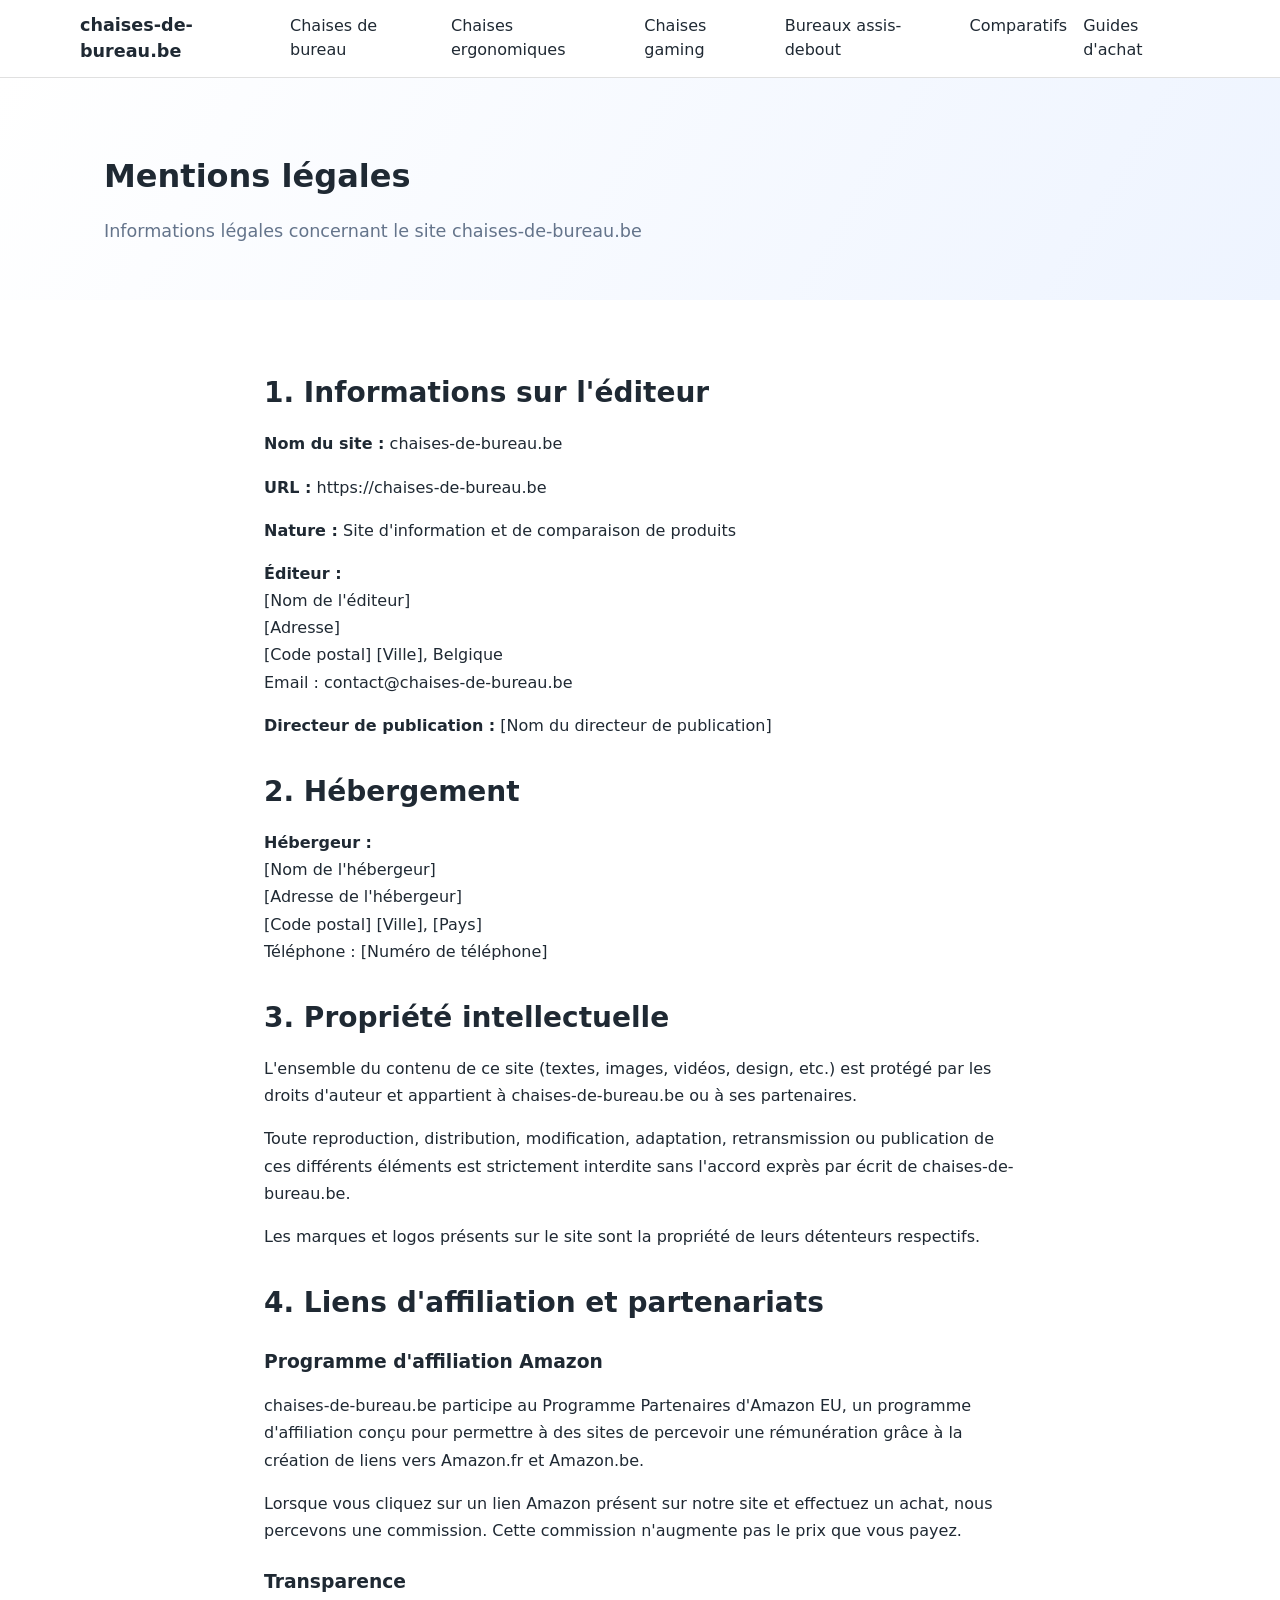
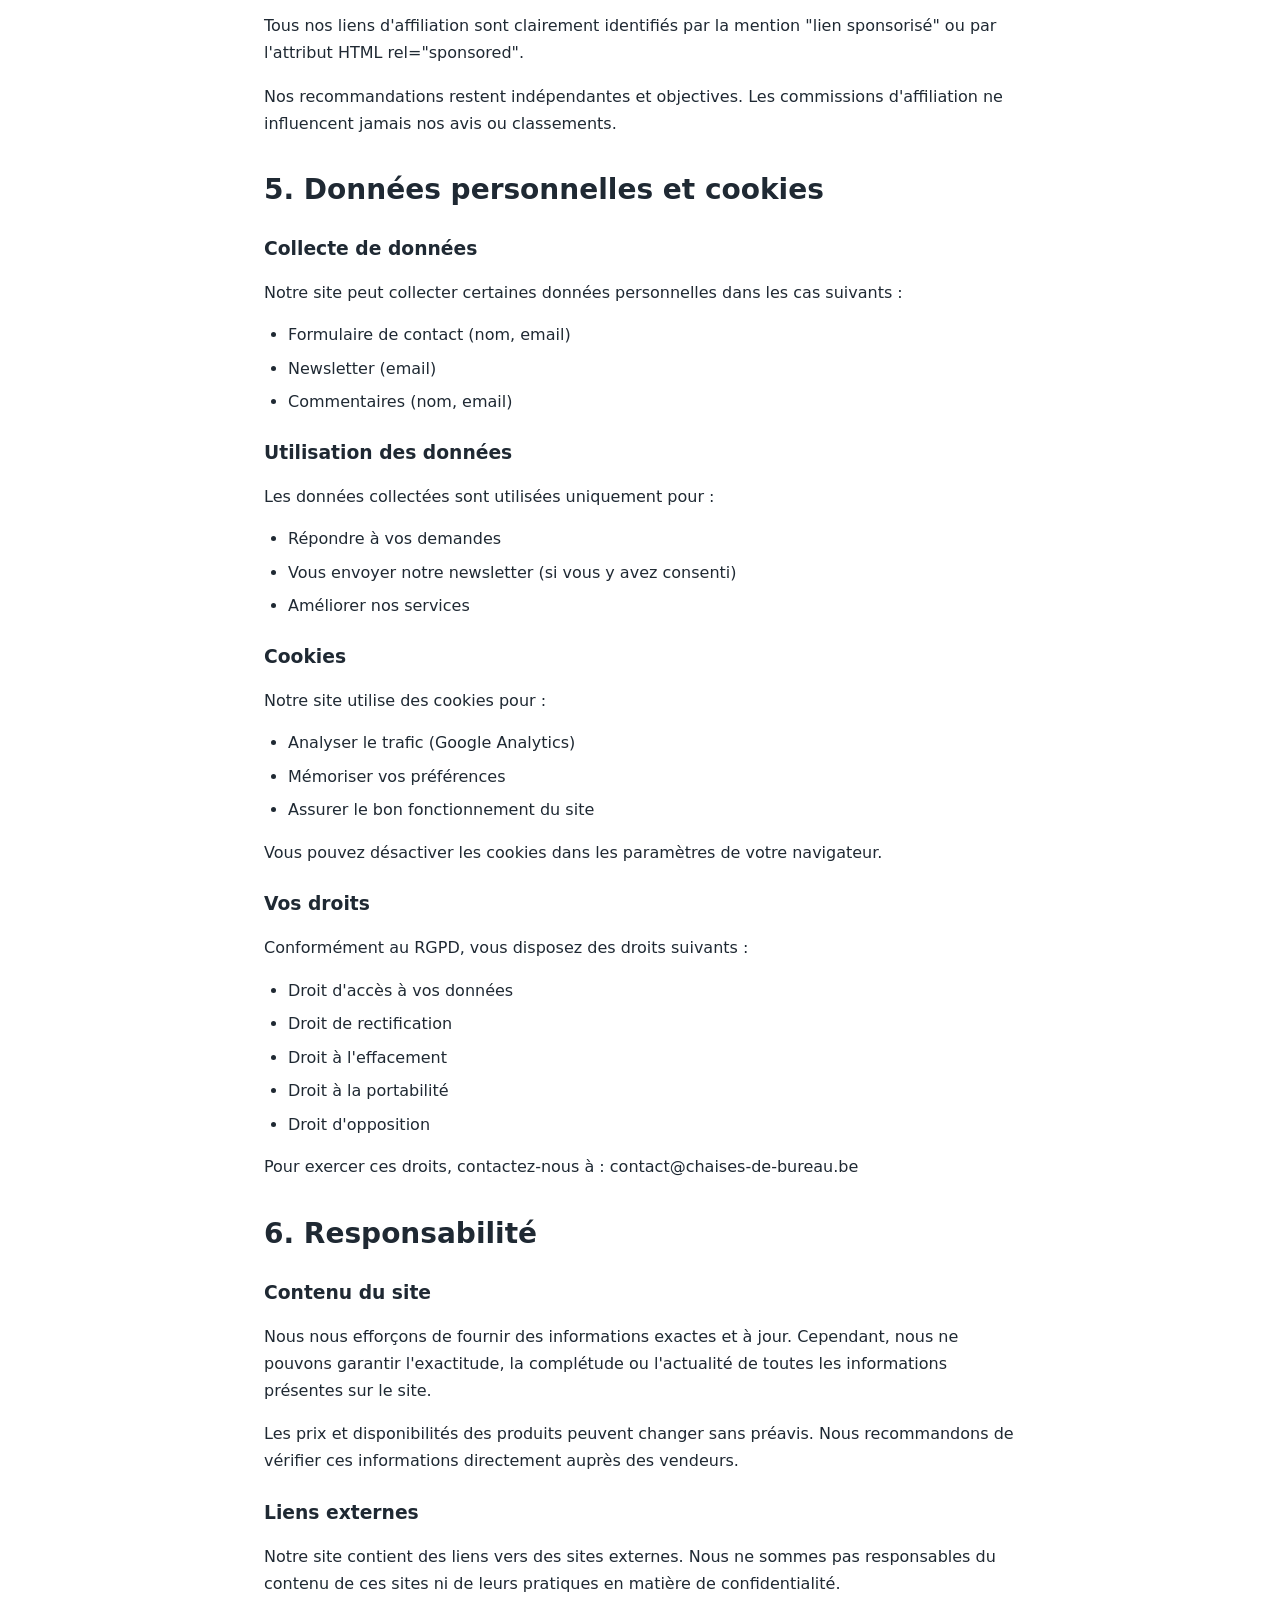
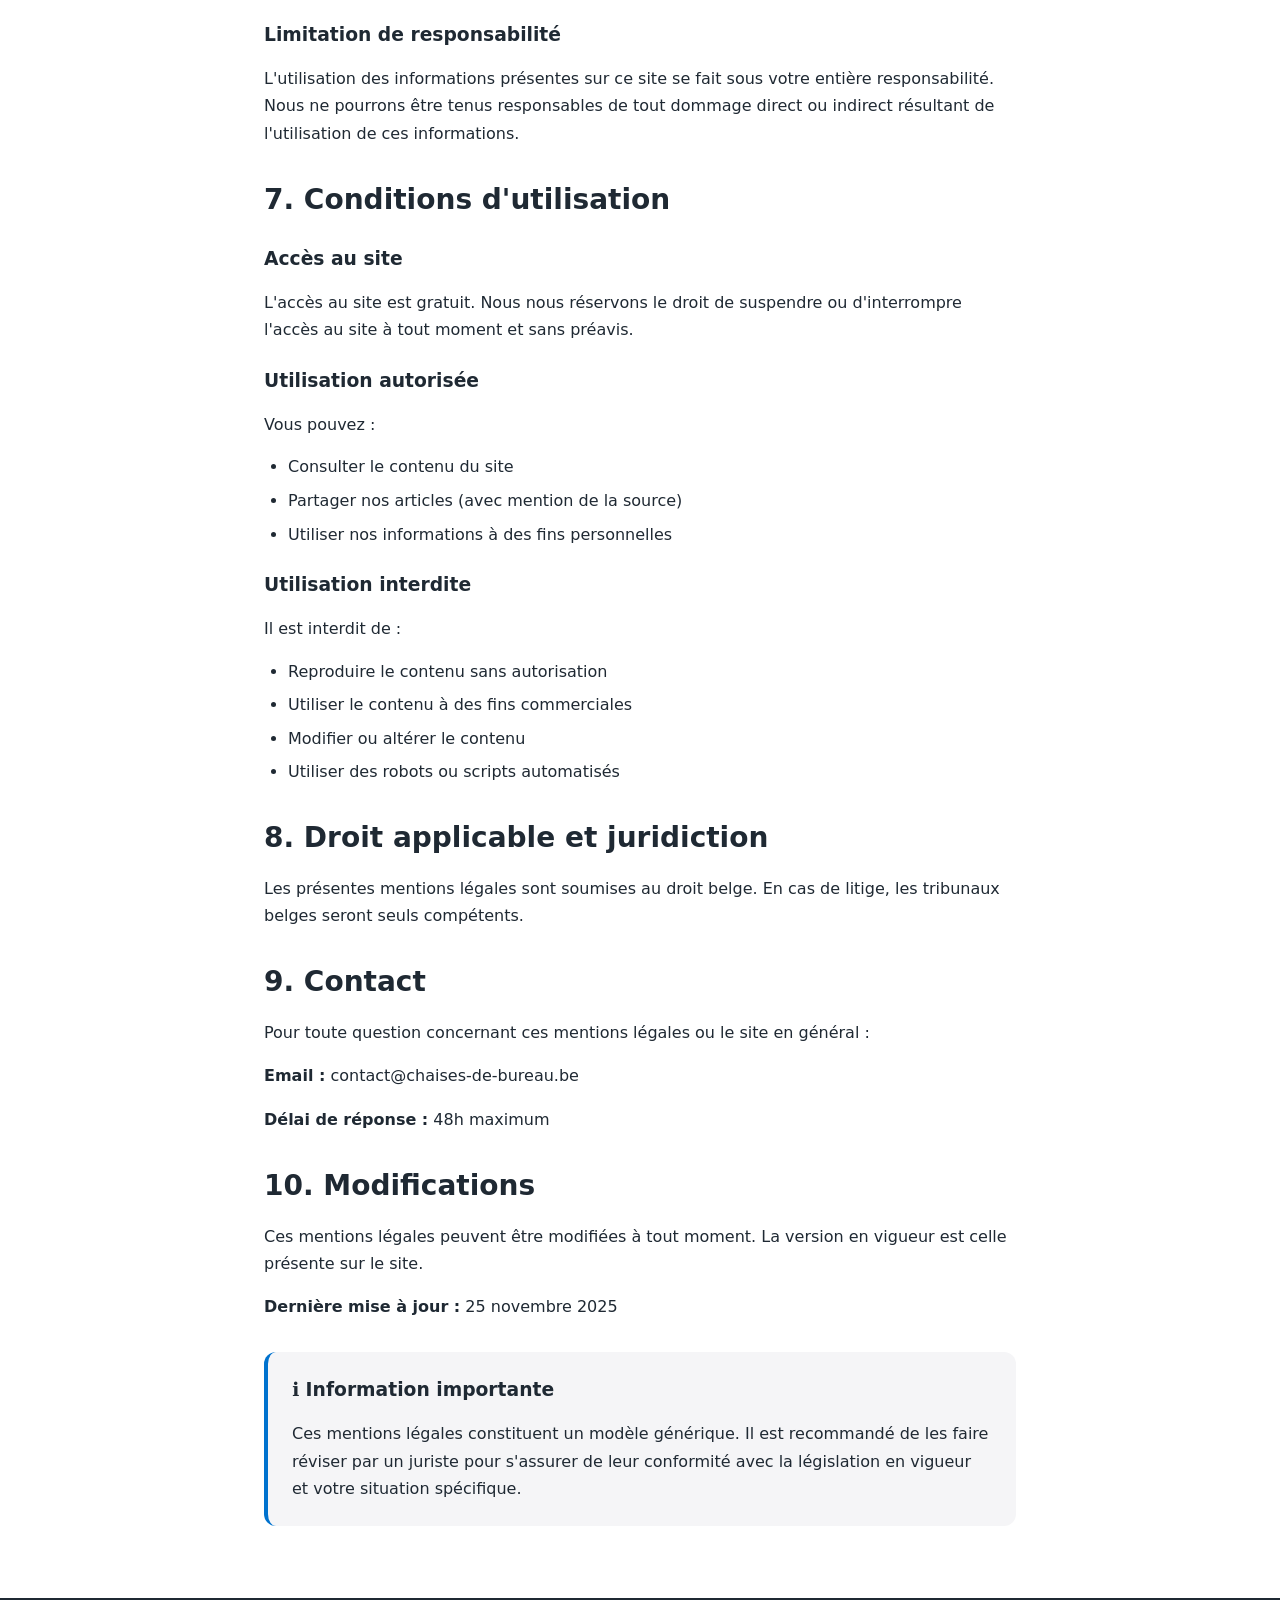
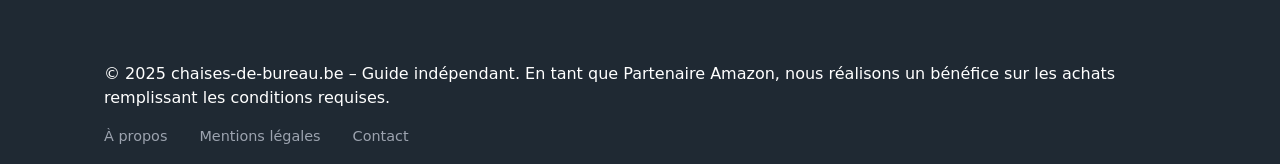
<file: mentions-legales.html>
<!DOCTYPE html>
<html lang="fr">
<head>
  <meta charset="UTF-8">
  <title>Mentions légales | chaises-de-bureau.be</title>
  <meta name="description" content="Mentions légales du site chaises-de-bureau.be : informations sur l'éditeur, hébergement, données personnelles et conditions d'utilisation.">
  <meta name="viewport" content="width=device-width, initial-scale=1.0">
  <meta name="robots" content="noindex, follow">
  <link rel="canonical" href="https://chaises-de-bureau.be/mentions-legales.html">
  
  <link rel="stylesheet" href="/assets/css/styles.css">
</head>
<body>
  <header class="header">
    <div class="container header__inner">
      <a href="/" class="logo">chaises-de-bureau.be</a>
      <nav class="nav">
        <button class="nav__toggle" aria-expanded="false" aria-controls="nav-menu">
          ☰
        </button>
        <ul class="nav__list" id="nav-menu">
          <li><a href="chaises-de-bureau.html">Chaises de bureau</a></li>
          <li><a href="chaises-ergonomiques.html">Chaises ergonomiques</a></li>
          <li><a href="chaises-gaming.html">Chaises gaming</a></li>
          <li><a href="bureaux-assis-debout.html">Bureaux assis-debout</a></li>
          <li><a href="comparatifs.html">Comparatifs</a></li>
          <li><a href="guides-achat.html">Guides d'achat</a></li>
        </ul>
      </nav>
    </div>
  </header>

  <main class="main">
    <!-- Hero -->
    <section class="hero">
      <div class="container hero__inner">
        <div class="hero__content">
          <h1>Mentions légales</h1>
          <p>Informations légales concernant le site chaises-de-bureau.be</p>
        </div>
      </div>
    </section>

    <!-- Contenu principal -->
    <section class="section section--content">
      <div class="container content">
        
        <h2>1. Informations sur l'éditeur</h2>
        
        <p><strong>Nom du site :</strong> chaises-de-bureau.be</p>
        <p><strong>URL :</strong> https://chaises-de-bureau.be</p>
        <p><strong>Nature :</strong> Site d'information et de comparaison de produits</p>
        
        <p><strong>Éditeur :</strong><br>
        [Nom de l'éditeur]<br>
        [Adresse]<br>
        [Code postal] [Ville], Belgique<br>
        Email : contact@chaises-de-bureau.be</p>
        
        <p><strong>Directeur de publication :</strong> [Nom du directeur de publication]</p>
        
        <h2>2. Hébergement</h2>
        
        <p><strong>Hébergeur :</strong><br>
        [Nom de l'hébergeur]<br>
        [Adresse de l'hébergeur]<br>
        [Code postal] [Ville], [Pays]<br>
        Téléphone : [Numéro de téléphone]</p>
        
        <h2>3. Propriété intellectuelle</h2>
        
        <p>L'ensemble du contenu de ce site (textes, images, vidéos, design, etc.) est protégé par les droits d'auteur et appartient à chaises-de-bureau.be ou à ses partenaires.</p>
        
        <p>Toute reproduction, distribution, modification, adaptation, retransmission ou publication de ces différents éléments est strictement interdite sans l'accord exprès par écrit de chaises-de-bureau.be.</p>
        
        <p>Les marques et logos présents sur le site sont la propriété de leurs détenteurs respectifs.</p>
        
        <h2>4. Liens d'affiliation et partenariats</h2>
        
        <h3>Programme d'affiliation Amazon</h3>
        <p>chaises-de-bureau.be participe au Programme Partenaires d'Amazon EU, un programme d'affiliation conçu pour permettre à des sites de percevoir une rémunération grâce à la création de liens vers Amazon.fr et Amazon.be.</p>
        
        <p>Lorsque vous cliquez sur un lien Amazon présent sur notre site et effectuez un achat, nous percevons une commission. Cette commission n'augmente pas le prix que vous payez.</p>
        
        <h3>Transparence</h3>
        <p>Tous nos liens d'affiliation sont clairement identifiés par la mention "lien sponsorisé" ou par l'attribut HTML rel="sponsored".</p>
        
        <p>Nos recommandations restent indépendantes et objectives. Les commissions d'affiliation ne influencent jamais nos avis ou classements.</p>
        
        <h2>5. Données personnelles et cookies</h2>
        
        <h3>Collecte de données</h3>
        <p>Notre site peut collecter certaines données personnelles dans les cas suivants :</p>
        <ul>
          <li>Formulaire de contact (nom, email)</li>
          <li>Newsletter (email)</li>
          <li>Commentaires (nom, email)</li>
        </ul>
        
        <h3>Utilisation des données</h3>
        <p>Les données collectées sont utilisées uniquement pour :</p>
        <ul>
          <li>Répondre à vos demandes</li>
          <li>Vous envoyer notre newsletter (si vous y avez consenti)</li>
          <li>Améliorer nos services</li>
        </ul>
        
        <h3>Cookies</h3>
        <p>Notre site utilise des cookies pour :</p>
        <ul>
          <li>Analyser le trafic (Google Analytics)</li>
          <li>Mémoriser vos préférences</li>
          <li>Assurer le bon fonctionnement du site</li>
        </ul>
        
        <p>Vous pouvez désactiver les cookies dans les paramètres de votre navigateur.</p>
        
        <h3>Vos droits</h3>
        <p>Conformément au RGPD, vous disposez des droits suivants :</p>
        <ul>
          <li>Droit d'accès à vos données</li>
          <li>Droit de rectification</li>
          <li>Droit à l'effacement</li>
          <li>Droit à la portabilité</li>
          <li>Droit d'opposition</li>
        </ul>
        
        <p>Pour exercer ces droits, contactez-nous à : contact@chaises-de-bureau.be</p>
        
        <h2>6. Responsabilité</h2>
        
        <h3>Contenu du site</h3>
        <p>Nous nous efforçons de fournir des informations exactes et à jour. Cependant, nous ne pouvons garantir l'exactitude, la complétude ou l'actualité de toutes les informations présentes sur le site.</p>
        
        <p>Les prix et disponibilités des produits peuvent changer sans préavis. Nous recommandons de vérifier ces informations directement auprès des vendeurs.</p>
        
        <h3>Liens externes</h3>
        <p>Notre site contient des liens vers des sites externes. Nous ne sommes pas responsables du contenu de ces sites ni de leurs pratiques en matière de confidentialité.</p>
        
        <h3>Limitation de responsabilité</h3>
        <p>L'utilisation des informations présentes sur ce site se fait sous votre entière responsabilité. Nous ne pourrons être tenus responsables de tout dommage direct ou indirect résultant de l'utilisation de ces informations.</p>
        
        <h2>7. Conditions d'utilisation</h2>
        
        <h3>Accès au site</h3>
        <p>L'accès au site est gratuit. Nous nous réservons le droit de suspendre ou d'interrompre l'accès au site à tout moment et sans préavis.</p>
        
        <h3>Utilisation autorisée</h3>
        <p>Vous pouvez :</p>
        <ul>
          <li>Consulter le contenu du site</li>
          <li>Partager nos articles (avec mention de la source)</li>
          <li>Utiliser nos informations à des fins personnelles</li>
        </ul>
        
        <h3>Utilisation interdite</h3>
        <p>Il est interdit de :</p>
        <ul>
          <li>Reproduire le contenu sans autorisation</li>
          <li>Utiliser le contenu à des fins commerciales</li>
          <li>Modifier ou altérer le contenu</li>
          <li>Utiliser des robots ou scripts automatisés</li>
        </ul>
        
        <h2>8. Droit applicable et juridiction</h2>
        
        <p>Les présentes mentions légales sont soumises au droit belge. En cas de litige, les tribunaux belges seront seuls compétents.</p>
        
        <h2>9. Contact</h2>
        
        <p>Pour toute question concernant ces mentions légales ou le site en général :</p>
        
        <p><strong>Email :</strong> contact@chaises-de-bureau.be</p>
        <p><strong>Délai de réponse :</strong> 48h maximum</p>
        
        <h2>10. Modifications</h2>
        
        <p>Ces mentions légales peuvent être modifiées à tout moment. La version en vigueur est celle présente sur le site.</p>
        
        <p><strong>Dernière mise à jour :</strong> 25 novembre 2025</p>
        
        <div style="background: var(--bg); padding: 1.5rem; border-radius: var(--radius); margin: 2rem 0; border-left: 4px solid var(--accent);">
          <h3 style="margin-top: 0;">ℹ️ Information importante</h3>
          <p style="margin-bottom: 0;">Ces mentions légales constituent un modèle générique. Il est recommandé de les faire réviser par un juriste pour s'assurer de leur conformité avec la législation en vigueur et votre situation spécifique.</p>
        </div>
      </div>
    </section>
  </main>

  <footer class="footer">
    <div class="container footer__inner">
      <p>&copy; 2025 chaises-de-bureau.be – Guide indépendant. En tant que Partenaire Amazon, nous réalisons un bénéfice sur les achats remplissant les conditions requises.</p>
      <nav class="footer__nav">
        <a href="a-propos.html">À propos</a>
        <a href="mentions-legales.html">Mentions légales</a>
        <a href="#contact">Contact</a>
      </nav>
    </div>
  </footer>

  <script src="/assets/js/main.js"></script>
</body>
</html>
</file>
<file: assets/css/styles.css>
:root {
  --bg: #f5f5f7;
  --bg-card: #ffffff;
  --text: #1f2933;
  --accent: #0072ce;
  --accent-soft: #e0f0ff;
  --border: #e0e0e0;
  --radius: 12px;
  --shadow-soft: 0 8px 20px rgba(0,0,0,0.04);
}

*,
*::before,
*::after { 
  box-sizing: border-box; 
}

body {
  margin: 0;
  font-family: system-ui, -apple-system, BlinkMacSystemFont, "Segoe UI", sans-serif;
  color: var(--text);
  background: var(--bg);
  line-height: 1.5;
}

a {
  color: var(--accent);
  text-decoration: none;
}

a:hover {
  text-decoration: underline;
}

.container {
  width: 100%;
  max-width: 1120px;
  margin: 0 auto;
  padding: 0 1.5rem;
}

/* Breadcrumbs */
.breadcrumbs {
  background: var(--bg);
  padding: 0.75rem 0;
  border-bottom: 1px solid var(--border);
}

.breadcrumbs__list {
  display: flex;
  align-items: center;
  gap: 0.5rem;
  margin: 0;
  padding: 0;
  list-style: none;
  font-size: 0.9rem;
}

.breadcrumbs__item {
  display: flex;
  align-items: center;
  gap: 0.5rem;
}

.breadcrumbs__link {
  color: var(--text-muted);
  text-decoration: none;
  transition: color 0.2s;
}

.breadcrumbs__link:hover {
  color: var(--accent);
  text-decoration: underline;
}

.breadcrumbs__separator {
  color: var(--text-muted);
  font-size: 0.8rem;
}

.breadcrumbs__current {
  color: var(--text);
  font-weight: 500;
}

/* Header */
.header {
  background: #ffffff;
  border-bottom: 1px solid var(--border);
  position: sticky;
  top: 0;
  z-index: 100;
}

.header__inner {
  display: flex;
  align-items: center;
  justify-content: space-between;
  padding: 0.75rem 0;
}

.logo {
  font-weight: 700;
  font-size: 1.1rem;
  color: var(--text);
}

.logo:hover {
  text-decoration: none;
}

/* Nav simple */
.nav__list {
  display: flex;
  gap: 1rem;
  list-style: none;
  padding: 0;
  margin: 0;
}

.nav__toggle {
  display: none;
  background: none;
  border: none;
  font-size: 1.3rem;
  cursor: pointer;
}

.nav__list a {
  color: var(--text);
  font-weight: 500;
  padding: 0.5rem 0;
}

/* Hero */
.hero {
  background: linear-gradient(120deg, #ffffff, #eef4ff);
  padding: 3rem 0 2rem;
}

.hero__content h1 {
  font-size: 2rem;
  margin-bottom: 0.75rem;
  color: var(--text);
}

.hero__content p {
  font-size: 1.1rem;
  color: #64748b;
  margin-bottom: 1.5rem;
}

.hero__trust {
  display: flex;
  gap: 2rem;
  margin: 1.5rem 0;
  flex-wrap: wrap;
}

.trust-item {
  display: flex;
  align-items: center;
  gap: 0.5rem;
  font-size: 0.9rem;
  color: var(--text-muted);
}

.hero__actions {
  display: flex;
  gap: 1rem;
  margin-top: 2rem;
}

/* Buttons */
.btn {
  display: inline-flex;
  align-items: center;
  justify-content: center;
  padding: 0.6rem 1.3rem;
  border-radius: 999px;
  border: 1px solid transparent;
  font-size: 0.95rem;
  cursor: pointer;
  text-decoration: none;
  font-weight: 500;
  transition: all 0.2s ease;
}

.btn--primary {
  background: var(--accent);
  color: #fff;
}

.btn--primary:hover {
  background: #005bb5;
  text-decoration: none;
}

.btn--ghost {
  background: transparent;
  border-color: var(--border);
  color: var(--text);
}

.btn--ghost:hover {
  background: var(--bg);
  text-decoration: none;
}

/* Sections */
.section {
  padding: 2.5rem 0;
}

.section__intro {
  max-width: 640px;
  font-size: 1.1rem;
  color: #64748b;
  margin-bottom: 1.5rem;
}

.section h2 {
  font-size: 1.75rem;
  margin-bottom: 1rem;
  color: var(--text);
}

/* Filters */
.filters {
  background: #ffffff;
  border-bottom: 1px solid var(--border);
  padding: 1rem 0;
}

.filters__form {
  display: flex;
  gap: 1rem;
  align-items: center;
  flex-wrap: wrap;
}

.filters__results {
  margin-top: 1rem;
  padding: 0.5rem 1rem;
  background: var(--accent-soft);
  border-radius: var(--radius);
  font-weight: 500;
  color: var(--accent);
}

.filters__form label {
  display: flex;
  flex-direction: column;
  gap: 0.5rem;
  font-weight: 500;
  color: var(--text);
}

.filters__form select {
  padding: 0.5rem;
  border: 1px solid var(--border);
  border-radius: 8px;
  background: #ffffff;
  color: var(--text);
  min-width: 150px;
}

/* Grid produits */
.grid--products {
  display: grid;
  grid-template-columns: repeat(auto-fit, minmax(280px, 1fr));
  gap: 1.5rem;
  margin-top: 1.5rem;
}

.product-card {
  background: var(--bg-card);
  border-radius: var(--radius);
  box-shadow: var(--shadow-soft);
  padding: 1.2rem;
  display: flex;
  flex-direction: column;
  gap: 0.75rem;
  transition: transform 0.2s ease, box-shadow 0.2s ease;
}

.product-card:hover {
  transform: translateY(-2px);
  box-shadow: 0 12px 28px rgba(0,0,0,0.08);
}

.product-card__badge {
  display: inline-block;
  background: var(--accent-soft);
  color: var(--accent);
  border-radius: 999px;
  padding: 0.25rem 0.7rem;
  font-size: 0.8rem;
  font-weight: 600;
  width: fit-content;
}

.product-card__image {
  display: block;
  border-radius: 8px;
  overflow: hidden;
}

.product-card__image img {
  width: 100%;
  height: 200px;
  object-fit: cover;
  border-radius: 8px;
}

.product-card__title {
  font-size: 1.1rem;
  margin: 0;
  font-weight: 600;
  color: var(--text);
}

.product-card__rating {
  display: flex;
  align-items: center;
  gap: 0.5rem;
  margin: 0.75rem 0;
}

.stars {
  color: #ffc107;
  font-size: 1rem;
  letter-spacing: 1px;
}

.rating-text {
  font-size: 0.9rem;
  color: var(--text-muted);
}

.product-card__price {
  font-size: 1.25rem;
  font-weight: bold;
  color: var(--accent);
  margin: 1rem 0;
}

.product-card__stock {
  display: flex;
  align-items: center;
  gap: 0.5rem;
  margin: 0.75rem 0;
  padding: 0.5rem;
  background: #f0f9ff;
  border-radius: var(--radius);
  font-size: 0.9rem;
  color: #059669;
}

.product-card__features {
  list-style: none;
  padding: 0;
  margin: 0;
  font-size: 0.9rem;
  color: #64748b;
}

.product-card__features li {
  padding: 0.25rem 0;
  position: relative;
  padding-left: 1.2rem;
}

.product-card__features li::before {
  content: "✓";
  position: absolute;
  left: 0;
  color: #22c55e;
  font-weight: bold;
}

.product-card__cta {
  margin-top: auto;
  display: flex;
  flex-direction: column;
  gap: 0.5rem;
}

/* Content sections */
.section--content {
  background: #ffffff;
}

.content {
  max-width: 800px;
  margin: 0 auto;
}

.content h2 {
  margin-top: 2rem;
  margin-bottom: 1rem;
}

.content h3 {
  margin-top: 1.5rem;
  margin-bottom: 0.75rem;
  color: var(--text);
}

.content p {
  margin-bottom: 1rem;
  line-height: 1.7;
}

.content ul, .content ol {
  margin-bottom: 1rem;
  padding-left: 1.5rem;
}

.content li {
  margin-bottom: 0.5rem;
  line-height: 1.6;
}

/* FAQ */
.section--faq {
  background: #ffffff;
}

.faq {
  max-width: 800px;
  margin: 0 auto;
}

.faq__item {
  background: var(--bg);
  border-radius: var(--radius);
  margin-bottom: 0.75rem;
  overflow: hidden;
  border: 1px solid var(--border);
}

.faq__question {
  width: 100%;
  text-align: left;
  padding: 1rem 1.2rem;
  background: none;
  border: none;
  cursor: pointer;
  font-weight: 600;
  color: var(--text);
  font-size: 1rem;
  display: flex;
  justify-content: space-between;
  align-items: center;
}

.faq__question::after {
  content: "+";
  font-size: 1.2rem;
  font-weight: bold;
  transition: transform 0.2s ease;
}

.faq__question.active::after {
  transform: rotate(45deg);
}

.faq__answer {
  padding: 0 1.2rem 1rem;
  display: none;
  color: #64748b;
  line-height: 1.6;
}

.faq__cta {
  text-align: center;
  margin-top: 3rem;
  padding: 2rem;
  background: var(--accent-soft);
  border-radius: var(--radius);
}

.faq__cta h3 {
  margin: 0 0 0.5rem 0;
  color: var(--accent);
  font-size: 1.5rem;
}

.faq__cta p {
  margin: 0 0 1.5rem 0;
  color: var(--text-muted);
}

/* Three paths section */
.paths {
  background: #ffffff;
  padding: 2.5rem 0;
}

.paths__grid {
  display: grid;
  grid-template-columns: repeat(auto-fit, minmax(280px, 1fr));
  gap: 1.5rem;
  margin-top: 1.5rem;
}

.path-card {
  background: var(--bg);
  border-radius: var(--radius);
  padding: 1.5rem;
  text-align: center;
  border: 2px solid transparent;
  transition: all 0.2s ease;
}

.path-card:hover {
  border-color: var(--accent);
  transform: translateY(-2px);
}

.path-card__icon {
  font-size: 2.5rem;
  margin-bottom: 1rem;
}

.path-card h3 {
  margin-bottom: 0.75rem;
  color: var(--text);
}

.path-card p {
  color: #64748b;
  margin-bottom: 1.5rem;
}

/* Newsletter */
.newsletter {
  background: linear-gradient(135deg, var(--accent) 0%, #0056b3 100%);
  color: white;
  padding: 3rem 0;
  margin-top: 4rem;
}

.newsletter__content {
  display: grid;
  grid-template-columns: 1fr auto;
  gap: 2rem;
  align-items: center;
}

.newsletter__text h3 {
  margin: 0 0 0.5rem 0;
  font-size: 1.5rem;
  font-weight: 600;
}

.newsletter__text p {
  margin: 0;
  opacity: 0.9;
}

.newsletter__form {
  display: flex;
  gap: 1rem;
  align-items: center;
}

.newsletter__input {
  padding: 0.75rem 1rem;
  border: none;
  border-radius: var(--radius);
  font-size: 1rem;
  min-width: 280px;
}

.newsletter__privacy {
  grid-column: 1 / -1;
  margin: 1rem 0 0 0;
  font-size: 0.85rem;
  opacity: 0.8;
  text-align: center;
}

/* Footer */
.footer {
  background: var(--text);
  color: #ffffff;
  padding: 3rem 0 1rem;
}

.footer__content {
  display: flex;
  flex-direction: column;
  gap: 2rem;
}

.footer__main {
  display: grid;
  grid-template-columns: 1fr 1fr;
  gap: 3rem;
}

.footer__brand h4 {
  margin: 0 0 0.5rem 0;
  color: var(--accent-soft);
  font-size: 1.25rem;
}

.footer__brand p {
  margin: 0;
  color: #9ca3af;
  font-size: 0.9rem;
}

.footer__links {
  display: grid;
  grid-template-columns: 1fr 1fr;
  gap: 2rem;
}

.footer__column h5 {
  margin: 0 0 1rem 0;
  color: #ffffff;
  font-size: 1rem;
  font-weight: 600;
}

.footer__column ul {
  list-style: none;
  padding: 0;
  margin: 0;
}

.footer__column li {
  margin-bottom: 0.5rem;
}

.footer__column a {
  color: #9ca3af;
  text-decoration: none;
  font-size: 0.9rem;
  transition: color 0.2s;
}

.footer__column a:hover {
  color: #ffffff;
}

.footer__legal {
  border-top: 1px solid #374151;
  padding-top: 2rem;
  display: flex;
  justify-content: space-between;
  align-items: center;
  flex-wrap: wrap;
  gap: 1rem;
}

.footer__legal p {
  margin: 0;
  font-size: 0.85rem;
  color: #9ca3af;
}

.footer__nav {
  display: flex;
  gap: 2rem;
}

.footer__nav a {
  color: #9ca3af;
  text-decoration: none;
  font-size: 0.9rem;
}

.footer__nav a:hover {
  color: #ffffff;
  text-decoration: underline;
}

/* Icons SVG */
.icon {
  width: 24px;
  height: 24px;
  display: inline-block;
  vertical-align: middle;
}

.icon--large {
  width: 48px;
  height: 48px;
}

.icon--medical {
  background: url("data:image/svg+xml,%3Csvg xmlns='http://www.w3.org/2000/svg' fill='%230072ce' viewBox='0 0 24 24'%3E%3Cpath d='M12 2C6.48 2 2 6.48 2 12s4.48 10 10 10 10-4.48 10-10S17.52 2 12 2zm-2 15l-5-5 1.41-1.41L10 14.17l7.59-7.59L19 8l-9 9z'/%3E%3C/svg%3E") no-repeat center;
  background-size: contain;
}

.icon--gaming {
  background: url("data:image/svg+xml,%3Csvg xmlns='http://www.w3.org/2000/svg' fill='%230072ce' viewBox='0 0 24 24'%3E%3Cpath d='M21.58 16.09l-1.09-7.66C20.21 6.46 18.52 5 16.53 5H7.47C5.48 5 3.79 6.46 3.51 8.43l-1.09 7.66C2.2 17.63 3.39 19 4.94 19c.68 0 1.32-.27 1.8-.75L9 16h6l2.25 2.25c.48.48 1.12.75 1.8.75 1.56 0 2.75-1.37 2.53-2.91zM11 11H9v2H8v-2H6v-1h2V8h1v2h2v1zm4.5 0c-.83 0-1.5-.67-1.5-1.5s.67-1.5 1.5-1.5 1.5.67 1.5 1.5-.67 1.5-1.5 1.5zm2-3c-.83 0-1.5-.67-1.5-1.5S16.67 6 17.5 6 19 6.67 19 7.5 18.33 9 17.5 9z'/%3E%3C/svg%3E") no-repeat center;
  background-size: contain;
}

.icon--desk {
  background: url("data:image/svg+xml,%3Csvg xmlns='http://www.w3.org/2000/svg' fill='%230072ce' viewBox='0 0 24 24'%3E%3Cpath d='M4 6v2h16V6H4zm0 5v3h3v-3H4zm5 0v3h6v-3H9zm8 0v3h3v-3h-3zM4 16v2h16v-2H4z'/%3E%3C/svg%3E") no-repeat center;
  background-size: contain;
}

.icon--guide {
  background: url("data:image/svg+xml,%3Csvg xmlns='http://www.w3.org/2000/svg' fill='%230072ce' viewBox='0 0 24 24'%3E%3Cpath d='M19 3H5c-1.1 0-2 .9-2 2v14c0 1.1.9 2 2 2h14c1.1 0 2-.9 2-2V5c0-1.1-.9-2-2-2zm-5 14H7v-2h7v2zm3-4H7v-2h10v2zm0-4H7V7h10v2z'/%3E%3C/svg%3E") no-repeat center;
  background-size: contain;
}

.icon--check {
  background: url("data:image/svg+xml,%3Csvg xmlns='http://www.w3.org/2000/svg' fill='%2328a745' viewBox='0 0 24 24'%3E%3Cpath d='M9 16.17L4.83 12l-1.42 1.41L9 19 21 7l-1.41-1.41z'/%3E%3C/svg%3E") no-repeat center;
  background-size: contain;
}

.icon--star {
  background: url("data:image/svg+xml,%3Csvg xmlns='http://www.w3.org/2000/svg' fill='%23ffc107' viewBox='0 0 24 24'%3E%3Cpath d='M12 2l3.09 6.26L22 9.27l-5 4.87 1.18 6.88L12 17.77l-6.18 3.25L7 14.14 2 9.27l6.91-1.01L12 2z'/%3E%3C/svg%3E") no-repeat center;
  background-size: contain;
}

.icon--truck {
  background: url("data:image/svg+xml,%3Csvg xmlns='http://www.w3.org/2000/svg' fill='%2328a745' viewBox='0 0 24 24'%3E%3Cpath d='M20 8h-3V4H3c-1.1 0-2 .9-2 2v11h2c0 1.66 1.34 3 3 3s3-1.34 3-3h6c0 1.66 1.34 3 3 3s3-1.34 3-3h2v-5l-3-4zM6 18.5c-.83 0-1.5-.67-1.5-1.5s.67-1.5 1.5-1.5 1.5.67 1.5 1.5-.67 1.5-1.5 1.5zm13.5-9l1.96 2.5H17V9.5h2.5zm-1.5 9c-.83 0-1.5-.67-1.5-1.5s.67-1.5 1.5-1.5 1.5.67 1.5 1.5-.67 1.5-1.5 1.5z'/%3E%3C/svg%3E") no-repeat center;
  background-size: contain;
}

.icon--budget {
  background: url("data:image/svg+xml,%3Csvg xmlns='http://www.w3.org/2000/svg' fill='%230072ce' viewBox='0 0 24 24'%3E%3Cpath d='M11.8 10.9c-2.27-.59-3-1.2-3-2.15 0-1.09 1.01-1.85 2.7-1.85 1.78 0 2.44.85 2.5 2.1h2.21c-.07-1.72-1.12-3.3-3.21-3.81V3h-3v2.16c-1.94.42-3.5 1.68-3.5 3.61 0 2.31 1.91 3.46 4.7 4.13 2.5.6 3 1.48 3 2.41 0 .69-.49 1.79-2.7 1.79-2.06 0-2.87-.92-2.98-2.1h-2.2c.12 2.19 1.76 3.42 3.68 3.83V21h3v-2.15c1.95-.37 3.5-1.5 3.5-3.55 0-2.84-2.43-3.81-4.7-4.4z'/%3E%3C/svg%3E") no-repeat center;
  background-size: contain;
}

.icon--no-wheels {
  background: url("data:image/svg+xml,%3Csvg xmlns='http://www.w3.org/2000/svg' fill='%230072ce' viewBox='0 0 24 24'%3E%3Cpath d='M12 2C6.48 2 2 6.48 2 12s4.48 10 10 10 10-4.48 10-10S17.52 2 12 2zM4 12c0-4.42 3.58-8 8-8 1.85 0 3.55.63 4.9 1.69L5.69 16.9C4.63 15.55 4 13.85 4 12zm8 8c-1.85 0-3.55-.63-4.9-1.69L18.31 7.1C19.37 8.45 20 10.15 20 12c0 4.42-3.58 8-8 8z'/%3E%3C/svg%3E") no-repeat center;
  background-size: contain;
}

.icon--spine {
  background: url("data:image/svg+xml,%3Csvg xmlns='http://www.w3.org/2000/svg' fill='%230072ce' viewBox='0 0 24 24'%3E%3Cpath d='M12 2c1.1 0 2 .9 2 2s-.9 2-2 2-2-.9-2-2 .9-2 2-2zm9 7h-6v13h-2v-6h-2v6H9V9H3V7h18v2z'/%3E%3C/svg%3E") no-repeat center;
  background-size: contain;
}

.icon--executive {
  background: url("data:image/svg+xml,%3Csvg xmlns='http://www.w3.org/2000/svg' fill='%230072ce' viewBox='0 0 24 24'%3E%3Cpath d='M12 12c2.21 0 4-1.79 4-4s-1.79-4-4-4-4 1.79-4 4 1.79 4 4 4zm0 2c-2.67 0-8 1.34-8 4v2h16v-2c0-2.66-5.33-4-8-4z'/%3E%3C/svg%3E") no-repeat center;
  background-size: contain;
}

/* Badges de classement CSS */
.badge-rank {
  display: inline-flex;
  align-items: center;
  justify-content: center;
  width: 32px;
  height: 32px;
  border-radius: 50%;
  font-weight: bold;
  font-size: 0.9rem;
  color: white;
  margin-right: 0.5rem;
}

.badge-rank--1 {
  background: linear-gradient(135deg, #ffd700, #ffb300);
  box-shadow: 0 2px 8px rgba(255, 215, 0, 0.3);
}

.badge-rank--2 {
  background: linear-gradient(135deg, #c0c0c0, #a8a8a8);
  box-shadow: 0 2px 8px rgba(192, 192, 192, 0.3);
}

.badge-rank--3 {
  background: linear-gradient(135deg, #cd7f32, #b8860b);
  box-shadow: 0 2px 8px rgba(205, 127, 50, 0.3);
}

.badge-rank--4,
.badge-rank--5 {
  background: linear-gradient(135deg, #0072ce, #005bb5);
  box-shadow: 0 2px 8px rgba(0, 114, 206, 0.3);
}

/* Testimonials section */
.testimonials {
  background: var(--accent-soft);
  padding: 3rem 0;
}

.testimonials__grid {
  display: grid;
  grid-template-columns: repeat(auto-fit, minmax(300px, 1fr));
  gap: 2rem;
  margin-top: 2rem;
}

.testimonial {
  background: white;
  padding: 1.5rem;
  border-radius: var(--radius);
  box-shadow: 0 2px 10px rgba(0, 0, 0, 0.1);
  position: relative;
}

.testimonial::before {
  content: '"';
  position: absolute;
  top: -0.5rem;
  left: 1rem;
  font-size: 3rem;
  color: var(--accent);
  font-family: serif;
  line-height: 1;
}

.testimonial__text {
  margin: 0 0 1rem 0;
  font-style: italic;
  color: var(--text);
  line-height: 1.6;
}

.testimonial__author {
  display: flex;
  align-items: center;
  gap: 0.75rem;
}

.testimonial__avatar {
  width: 40px;
  height: 40px;
  border-radius: 50%;
  background: var(--accent);
  display: flex;
  align-items: center;
  justify-content: center;
  color: white;
  font-weight: bold;
  font-size: 1.1rem;
}

.testimonial__info h4 {
  margin: 0;
  font-size: 0.9rem;
  color: var(--text);
}

.testimonial__info p {
  margin: 0;
  font-size: 0.8rem;
  color: var(--text-muted);
}

.testimonials__stats {
  display: flex;
  justify-content: center;
  gap: 3rem;
  margin-top: 2rem;
  padding-top: 2rem;
  border-top: 1px solid var(--border);
}

.stat {
  text-align: center;
}

.stat__number {
  display: block;
  font-size: 2rem;
  font-weight: bold;
  color: var(--accent);
  line-height: 1;
}

.stat__label {
  font-size: 0.9rem;
  color: var(--text-muted);
  margin-top: 0.25rem;
}

/* Gaming specific icons */
.icon--value {
  background: url("data:image/svg+xml,%3Csvg xmlns='http://www.w3.org/2000/svg' fill='%230072ce' viewBox='0 0 24 24'%3E%3Cpath d='M13 2.05v2.02c4.39.54 7.5 4.53 6.96 8.92-.39 3.18-2.34 5.13-5.52 5.52-4.39.54-8.38-2.57-8.92-6.96S7.09 3.05 11.48 2.51L13 2.05zm-2 8.95c0 1.1.9 2 2 2s2-.9 2-2-.9-2-2-2-2 .9-2 2z'/%3E%3C/svg%3E") no-repeat center;
  background-size: contain;
}

.icon--price {
  background: url("data:image/svg+xml,%3Csvg xmlns='http://www.w3.org/2000/svg' fill='%2328a745' viewBox='0 0 24 24'%3E%3Cpath d='M7 17h2v2H7v-2zm0-8h2v6H7V9zm4 8h2v2h-2v-2zm0-8h2v6h-2V9zm4 8h2v2h-2v-2zm0-8h2v6h-2V9z'/%3E%3C/svg%3E") no-repeat center;
  background-size: contain;
}

.icon--premium {
  background: url("data:image/svg+xml,%3Csvg xmlns='http://www.w3.org/2000/svg' fill='%23ffd700' viewBox='0 0 24 24'%3E%3Cpath d='M5 16L3 5l5.5 1L12 4l3.5 2L21 5l-2 11H5zm2.7-2h8.6l.9-5.4-2.1-.4L12 9.7 8.9 8.2l-2.1.4L7.7 14z'/%3E%3C/svg%3E") no-repeat center;
  background-size: contain;
}

.icon--target {
  background: url("data:image/svg+xml,%3Csvg xmlns='http://www.w3.org/2000/svg' fill='%230072ce' viewBox='0 0 24 24'%3E%3Cpath d='M12 2C6.48 2 2 6.48 2 12s4.48 10 10 10 10-4.48 10-10S17.52 2 12 2zm0 18c-4.42 0-8-3.58-8-8s3.58-8 8-8 8 3.58 8 8-3.58 8-8 8zm0-14c-3.31 0-6 2.69-6 6s2.69 6 6 6 6-2.69 6-6-2.69-6-6-6zm0 10c-2.21 0-4-1.79-4-4s1.79-4 4-4 4 1.79 4 4-1.79 4-4 4zm0-6c-1.1 0-2 .9-2 2s.9 2 2 2 2-.9 2-2-.9-2-2-2z'/%3E%3C/svg%3E") no-repeat center;
  background-size: contain;
}

.icon--cool {
  background: url("data:image/svg+xml,%3Csvg xmlns='http://www.w3.org/2000/svg' fill='%2317a2b8' viewBox='0 0 24 24'%3E%3Cpath d='M12 2C6.48 2 2 6.48 2 12s4.48 10 10 10 10-4.48 10-10S17.52 2 12 2zm0 18c-4.42 0-8-3.58-8-8s3.58-8 8-8 8 3.58 8 8-3.58 8-8 8zm-1-13h2v6h-2zm0 8h2v2h-2z'/%3E%3C/svg%3E") no-repeat center;
  background-size: contain;
}

.icon--sleep {
  background: url("data:image/svg+xml,%3Csvg xmlns='http://www.w3.org/2000/svg' fill='%236f42c1' viewBox='0 0 24 24'%3E%3Cpath d='M12.5 2c-5.33 4.55-8 8.48-8 11.8 0 4.98 3.8 8.2 8 8.2s8-3.22 8-8.2C20.5 10.48 17.83 6.55 12.5 2zm2.5 16c-2.76 0-5-2.24-5-5 0-2.05 1.23-4.28 3.75-6.84C15.77 8.72 17 10.95 17 13c0 2.76-2.24 5-5 5z'/%3E%3C/svg%3E") no-repeat center;
  background-size: contain;
}

/* Standing desk specific icons */
.icon--health {
  background: url("data:image/svg+xml,%3Csvg xmlns='http://www.w3.org/2000/svg' fill='%23dc3545' viewBox='0 0 24 24'%3E%3Cpath d='M12 21.35l-1.45-1.32C5.4 15.36 2 12.28 2 8.5 2 5.42 4.42 3 7.5 3c1.74 0 3.41.81 4.5 2.09C13.09 3.81 14.76 3 16.5 3 19.58 3 22 5.42 22 8.5c0 3.78-3.4 6.86-8.55 11.54L12 21.35z'/%3E%3C/svg%3E") no-repeat center;
  background-size: contain;
}

.icon--productivity {
  background: url("data:image/svg+xml,%3Csvg xmlns='http://www.w3.org/2000/svg' fill='%2328a745' viewBox='0 0 24 24'%3E%3Cpath d='M16 6l2.29 2.29-4.88 4.88-4-4L2 16.59 3.41 18l6-6 4 4 6.3-6.29L22 12V6z'/%3E%3C/svg%3E") no-repeat center;
  background-size: contain;
}

.icon--calories {
  background: url("data:image/svg+xml,%3Csvg xmlns='http://www.w3.org/2000/svg' fill='%23ff6b35' viewBox='0 0 24 24'%3E%3Cpath d='M13.5.67s.74 2.65.74 4.8c0 2.06-1.35 3.73-3.41 3.73-2.07 0-3.63-1.67-3.63-3.73l.03-.36C5.21 7.51 4 10.62 4 14c0 4.42 3.58 8 8 8s8-3.58 8-8C20 8.61 17.41 3.8 13.5.67zM11.71 19c-1.78 0-3.22-1.4-3.22-3.14 0-1.62 1.05-2.76 2.81-3.12 1.77-.36 3.6-1.21 4.62-2.58.39 1.29.59 2.65.59 4.04 0 2.65-2.15 4.8-4.8 4.8z'/%3E%3C/svg%3E") no-repeat center;
  background-size: contain;
}

.icon--electric {
  background: url("data:image/svg+xml,%3Csvg xmlns='http://www.w3.org/2000/svg' fill='%23ffc107' viewBox='0 0 24 24'%3E%3Cpath d='M11 21h-1l1-7H7.5c-.58 0-.57-.32-.38-.66.19-.34.05-.08.07-.12C8.48 10.94 10.42 7.54 13 3h1l-1 7h3.5c.49 0 .56.33.47.51l-.07.15C12.96 17.55 11 21 11 21z'/%3E%3C/svg%3E") no-repeat center;
  background-size: contain;
}

.icon--manual {
  background: url("data:image/svg+xml,%3Csvg xmlns='http://www.w3.org/2000/svg' fill='%236c757d' viewBox='0 0 24 24'%3E%3Cpath d='M12 2C6.48 2 2 6.48 2 12s4.48 10 10 10 10-4.48 10-10S17.52 2 12 2zm-1 17.93c-3.94-.49-7-3.85-7-7.93 0-.62.08-1.21.21-1.79L9 15v1c0 1.1.9 2 2 2v1.93zm6.9-2.54c-.26-.81-1-1.39-1.9-1.39h-1v-3c0-.55-.45-1-1-1H8v-2h2c.55 0 1-.45 1-1V7h2c1.1 0 2-.9 2-2v-.41c2.93 1.19 5 4.06 5 7.41 0 2.08-.8 3.97-2.1 5.39z'/%3E%3C/svg%3E") no-repeat center;
  background-size: contain;
}

.icon--converter {
  background: url("data:image/svg+xml,%3Csvg xmlns='http://www.w3.org/2000/svg' fill='%2317a2b8' viewBox='0 0 24 24'%3E%3Cpath d='M12 2l3.09 6.26L22 9.27l-5 4.87 1.18 6.88L12 17.77l-6.18 3.25L7 14.14 2 9.27l6.91-1.01L12 2z'/%3E%3C/svg%3E") no-repeat center;
  background-size: contain;
}

/* Comparatifs specific icons */
.icon--podium {
  background: url("data:image/svg+xml,%3Csvg xmlns='http://www.w3.org/2000/svg' fill='%23ffd700' viewBox='0 0 24 24'%3E%3Cpath d='M5 16L3 5l5.5 1L12 4l3.5 2L21 5l-2 11H5zm2.7-2h8.6l.9-5.4-2.1-.4L12 9.7 8.9 8.2l-2.1.4L7.7 14z'/%3E%3C/svg%3E") no-repeat center;
  background-size: contain;
}

.icon--spine {
  background: url("data:image/svg+xml,%3Csvg xmlns='http://www.w3.org/2000/svg' fill='%2328a745' viewBox='0 0 24 24'%3E%3Cpath d='M12 2C8.13 2 5 5.13 5 9c0 5.25 7 13 7 13s7-7.75 7-13c0-3.87-3.13-7-7-7zm0 9.5c-1.38 0-2.5-1.12-2.5-2.5s1.12-2.5 2.5-2.5 2.5 1.12 2.5 2.5-1.12 2.5-2.5 2.5z'/%3E%3C/svg%3E") no-repeat center;
  background-size: contain;
}

.icon--gamepad {
  background: url("data:image/svg+xml,%3Csvg xmlns='http://www.w3.org/2000/svg' fill='%236f42c1' viewBox='0 0 24 24'%3E%3Cpath d='M6 9h2v2H6V9zm0 4h2v2H6v-2zm4-4h2v2h-2V9zm0 4h2v2h-2v-2zm4-4h2v2h-2V9zm0 4h2v2h-2v-2z'/%3E%3C/svg%3E") no-repeat center;
  background-size: contain;
}

.icon--wallet {
  background: url("data:image/svg+xml,%3Csvg xmlns='http://www.w3.org/2000/svg' fill='%2328a745' viewBox='0 0 24 24'%3E%3Cpath d='M21 7.28V5c0-1.1-.9-2-2-2H5c-1.11 0-2 .9-2 2v14c0 1.1.89 2 2 2h14c1.1 0 2-.9 2-2v-2.28c.59-.35 1-.98 1-1.72V9c0-.74-.41-1.37-1-1.72zM20 9v6h-7V9h7zM5 19V5h14v2h-6c-1.1 0-2 .9-2 2v6c0 1.1.9 2 2 2h6v2H5z'/%3E%3C/svg%3E") no-repeat center;
  background-size: contain;
}

.icon--adjustable {
  background: url("data:image/svg+xml,%3Csvg xmlns='http://www.w3.org/2000/svg' fill='%2317a2b8' viewBox='0 0 24 24'%3E%3Cpath d='M12 5.83L15.17 9l1.41-1.41L12 3 7.41 7.59 8.83 9 12 5.83zm0 12.34L8.83 15l-1.41 1.41L12 21l4.59-4.59L15.17 15 12 18.17z'/%3E%3C/svg%3E") no-repeat center;
  background-size: contain;
}

.icon--medical {
  background: url("data:image/svg+xml,%3Csvg xmlns='http://www.w3.org/2000/svg' fill='%23dc3545' viewBox='0 0 24 24'%3E%3Cpath d='M19 8h-2v3h-3v2h3v3h2v-3h3v-2h-3V8zM4 6H2v14c0 1.1.9 2 2 2h14v-2H4V6zm16-4H8c-1.1 0-2 .9-2 2v12c0 1.1.9 2 2 2h12c1.1 0 2-.9 2-2V4c0-1.1-.9-2-2-2zm0 14H8V4h12v12z'/%3E%3C/svg%3E") no-repeat center;
  background-size: contain;
}

/* Guides specific icons */
.icon--checklist {
  background: url("data:image/svg+xml,%3Csvg xmlns='http://www.w3.org/2000/svg' fill='%2328a745' viewBox='0 0 24 24'%3E%3Cpath d='M14 2H6c-1.1 0-1.99.9-1.99 2L4 20c0 1.1.89 2 2 2h8c1.1 0 2-.9 2-2V4c0-1.1-.9-2-2-2zm-3 17l-3-3 1.41-1.41L11 16.17l4.59-4.58L17 13l-6 6z'/%3E%3C/svg%3E") no-repeat center;
  background-size: contain;
}

.icon--warning {
  background: url("data:image/svg+xml,%3Csvg xmlns='http://www.w3.org/2000/svg' fill='%23ffc107' viewBox='0 0 24 24'%3E%3Cpath d='M1 21h22L12 2 1 21zm12-3h-2v-2h2v2zm0-4h-2v-4h2v4z'/%3E%3C/svg%3E") no-repeat center;
  background-size: contain;
}

.icon--versus {
  background: url("data:image/svg+xml,%3Csvg xmlns='http://www.w3.org/2000/svg' fill='%236f42c1' viewBox='0 0 24 24'%3E%3Cpath d='M9 11H7v3h2v-3zm4 0h-2v3h2v-3zm4 0h-2v3h2v-3zm2-7h-2v2h2V4zm0 4h-2v2h2V8zm0 4h-2v2h2v-2zM5 8H3v2h2V8zm0-4H3v2h2V4zm0 8H3v2h2v-2z'/%3E%3C/svg%3E") no-repeat center;
  background-size: contain;
}

.icon--settings {
  background: url("data:image/svg+xml,%3Csvg xmlns='http://www.w3.org/2000/svg' fill='%236c757d' viewBox='0 0 24 24'%3E%3Cpath d='M19.14,12.94c0.04-0.3,0.06-0.61,0.06-0.94c0-0.32-0.02-0.64-0.07-0.94l2.03-1.58c0.18-0.14,0.23-0.41,0.12-0.61 l-1.92-3.32c-0.12-0.22-0.37-0.29-0.59-0.22l-2.39,0.96c-0.5-0.38-1.03-0.7-1.62-0.94L14.4,2.81c-0.04-0.24-0.24-0.41-0.48-0.41 h-3.84c-0.24,0-0.43,0.17-0.47,0.41L9.25,5.35C8.66,5.59,8.12,5.92,7.63,6.29L5.24,5.33c-0.22-0.08-0.47,0-0.59,0.22L2.74,8.87 C2.62,9.08,2.66,9.34,2.86,9.48l2.03,1.58C4.84,11.36,4.82,11.69,4.82,12s0.02,0.64,0.07,0.94l-2.03,1.58 c-0.18,0.14-0.23,0.41-0.12,0.61l1.92,3.32c0.12,0.22,0.37,0.29,0.59,0.22l2.39-0.96c0.5,0.38,1.03,0.7,1.62,0.94l0.36,2.54 c0.05,0.24,0.24,0.41,0.48,0.41h3.84c0.24,0,0.44-0.17,0.47-0.41l0.36-2.54c0.59-0.24,1.13-0.56,1.62-0.94l2.39,0.96 c0.22,0.08,0.47,0,0.59-0.22l1.92-3.32c0.12-0.22,0.07-0.47-0.12-0.61L19.14,12.94z M12,15.6c-1.98,0-3.6-1.62-3.6-3.6 s1.62-3.6,3.6-3.6s3.6,1.62,3.6,3.6S13.98,15.6,12,15.6z'/%3E%3C/svg%3E") no-repeat center;
  background-size: contain;
}

.icon--home-office {
  background: url("data:image/svg+xml,%3Csvg xmlns='http://www.w3.org/2000/svg' fill='%2317a2b8' viewBox='0 0 24 24'%3E%3Cpath d='M10 20v-6h4v6h5v-8h3L12 3 2 12h3v8z'/%3E%3C/svg%3E") no-repeat center;
  background-size: contain;
}

.icon--briefcase {
  background: url("data:image/svg+xml,%3Csvg xmlns='http://www.w3.org/2000/svg' fill='%23495057' viewBox='0 0 24 24'%3E%3Cpath d='M10 16V8a6 6 0 1 1 12 0v8a2 2 0 0 1-2 2H12a2 2 0 0 1-2-2z'/%3E%3C/svg%3E") no-repeat center;
  background-size: contain;
}

.icon--tall-person {
  background: url("data:image/svg+xml,%3Csvg xmlns='http://www.w3.org/2000/svg' fill='%23495057' viewBox='0 0 24 24'%3E%3Cpath d='M12 5.9c1.16 0 2.1.94 2.1 2.1s-.94 2.1-2.1 2.1S9.9 9.16 9.9 8s.94-2.1 2.1-2.1m0 9c2.97 0 6.1 1.46 6.1 2.1v1.1H5.9V17c0-.64 3.13-2.1 6.1-2.1M12 4C9.79 4 8 5.79 8 8s1.79 4 4 4 4-1.79 4-4-1.79-4-4-4zm0 9c-2.67 0-8 1.34-8 4v3h16v-3c0-2.66-5.33-4-8-4z'/%3E%3C/svg%3E") no-repeat center;
  background-size: contain;
}

.icon--student {
  background: url("data:image/svg+xml,%3Csvg xmlns='http://www.w3.org/2000/svg' fill='%23007bff' viewBox='0 0 24 24'%3E%3Cpath d='M5,13.18v4L12,21l7-3.82v-4L12,17.18L5,13.18zM12,2L2,7l10,5l10-5L12,2z'/%3E%3C/svg%3E") no-repeat center;
  background-size: contain;
}

/* Responsive */
@media (max-width: 768px) {
  .nav__toggle {
    display: inline-block;
  }
  
  .nav__list {
    display: none;
    flex-direction: column;
    background: #ffffff;
    position: absolute;
    right: 1.5rem;
    top: 100%;
    padding: 1rem;
    box-shadow: var(--shadow-soft);
    border-radius: var(--radius);
    min-width: 200px;
  }
  
  .nav__list.nav__list--open {
    display: flex;
  }
  
  .hero {
    padding-top: 2rem;
  }
  
  .hero__content h1 {
    font-size: 1.75rem;
  }
  
  .hero__actions {
    flex-direction: column;
    align-items: stretch;
  }
  
  .filters__form {
    flex-direction: column;
  }
  
  .grid--products {
    grid-template-columns: 1fr;
  }
  
  .paths__grid {
    grid-template-columns: 1fr;
  }
  
  .footer__inner {
    flex-direction: column;
    text-align: center;
  }
  
  .footer__nav {
    justify-content: center;
  }
}

@media (max-width: 480px) {
  .container {
    padding: 0 1rem;
  }
  
  .hero__content h1 {
    font-size: 1.5rem;
  }
  
  .section {
    padding: 2rem 0;
  }
}
</file>
